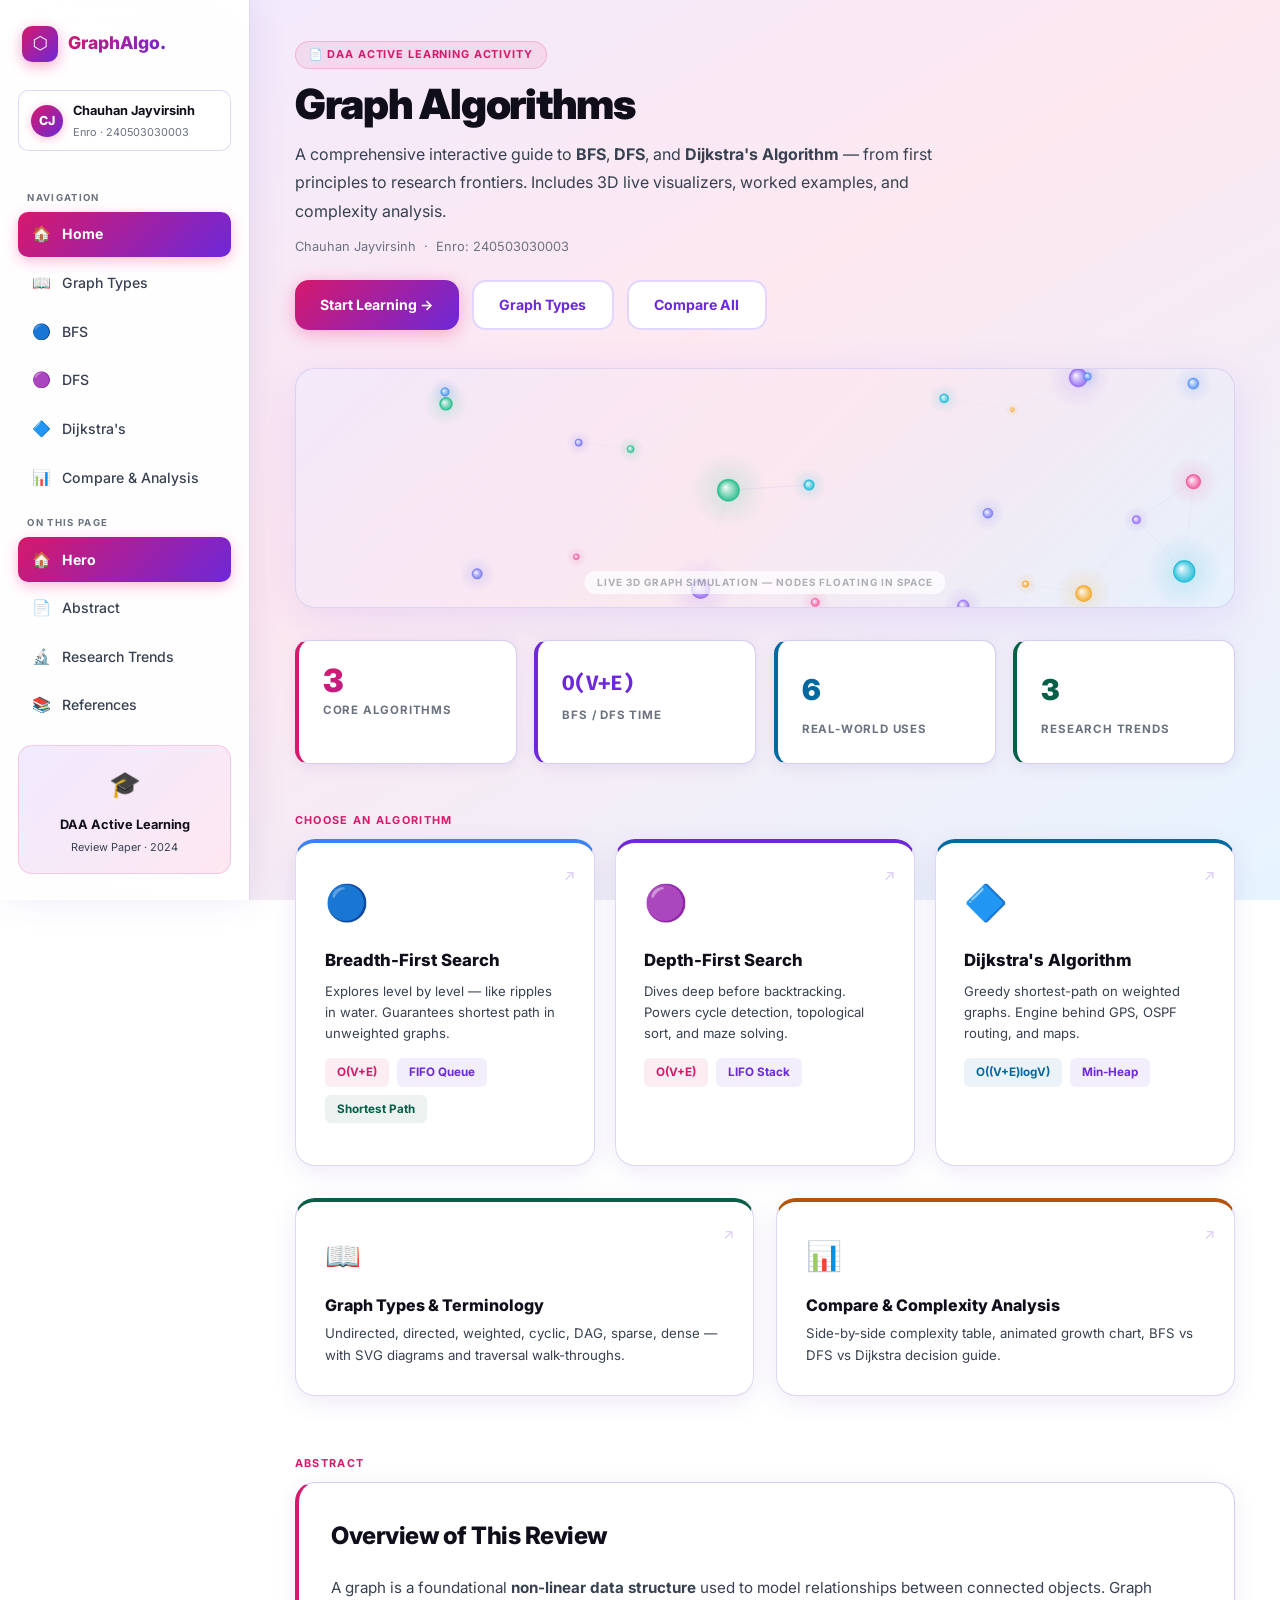
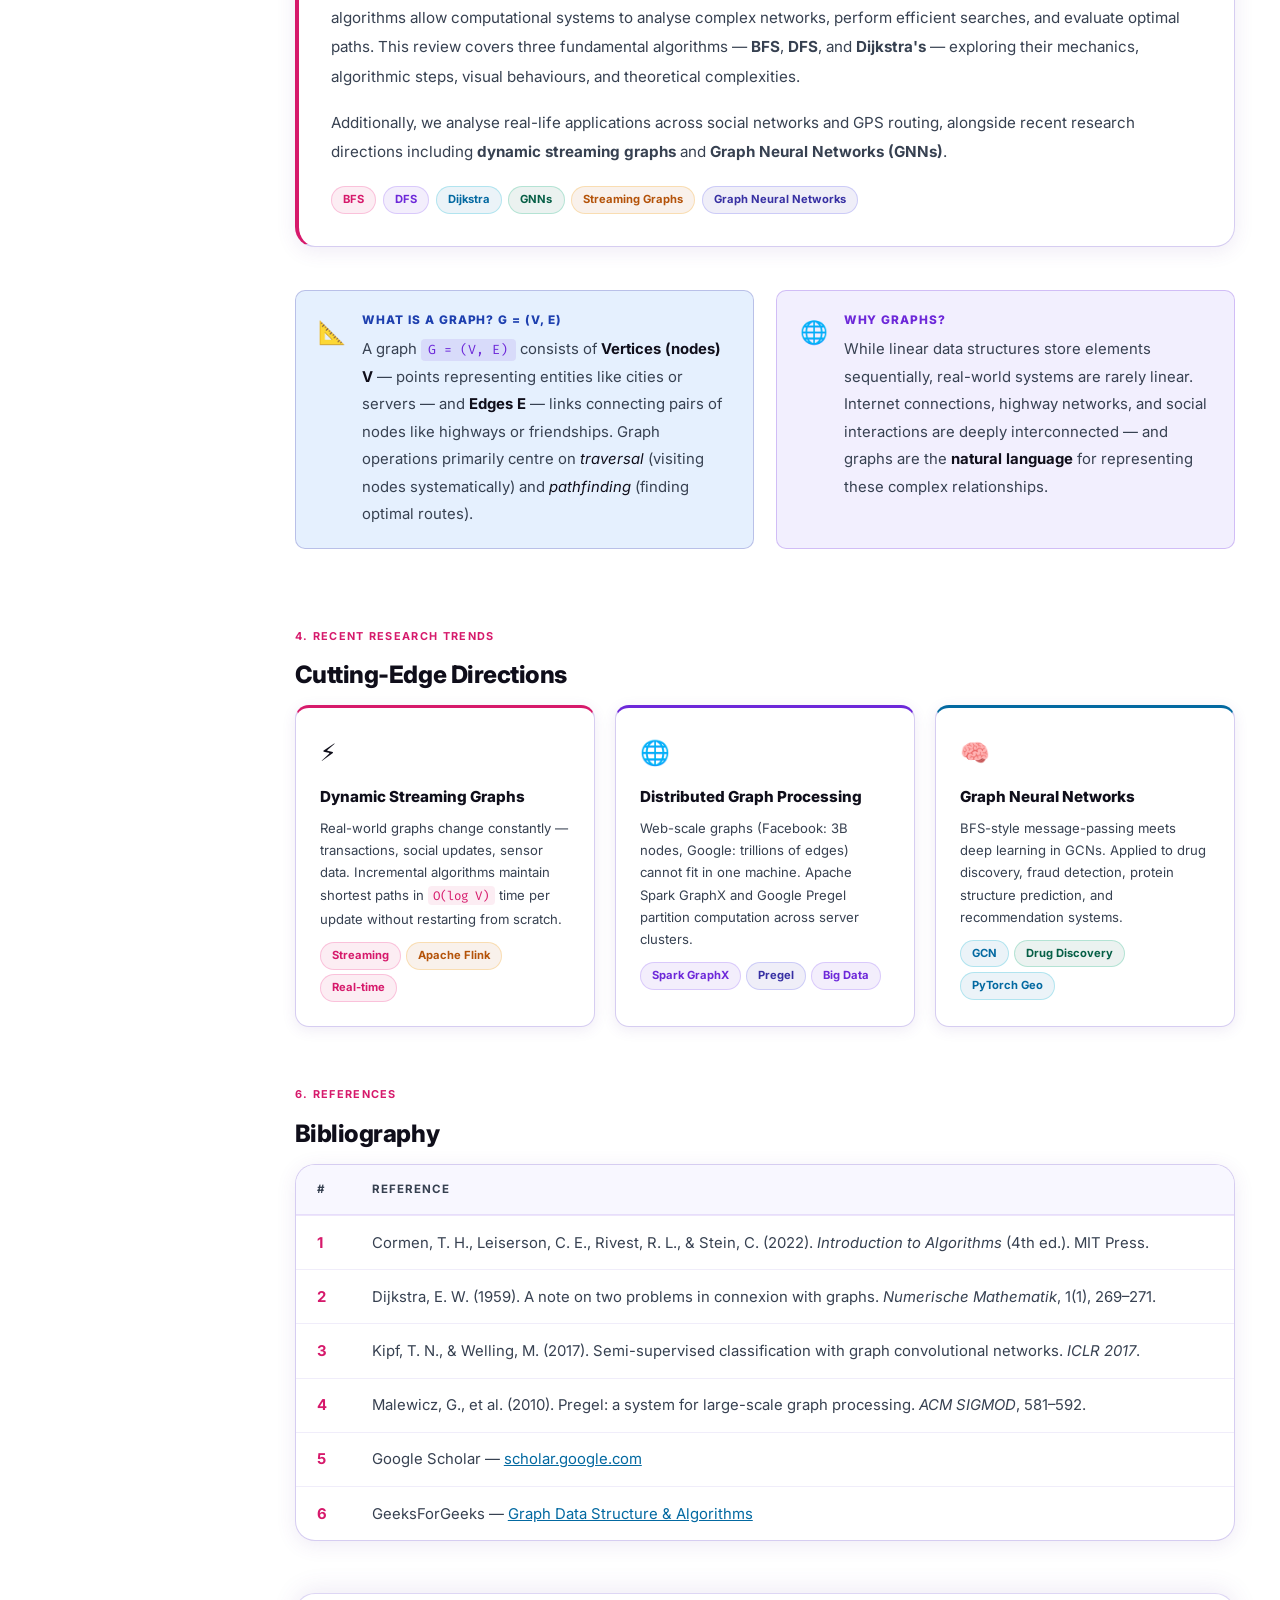
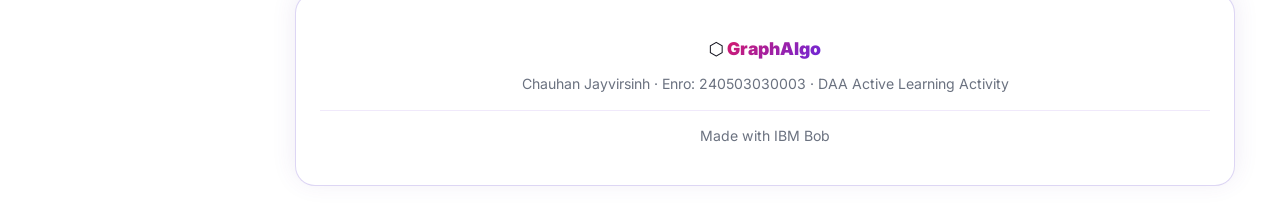
<file: index.html>
<!DOCTYPE html>
<html lang="en">
<head>
  <meta charset="UTF-8"/>
  <meta name="viewport" content="width=device-width,initial-scale=1.0"/>
  <title>GraphAlgo — Home</title>
  <link rel="stylesheet" href="shared.css"/>
  <style>
    /* Hero 3D canvas */
    .hero-viz {
      position:relative; width:100%; height:240px;
      border-radius:var(--r); overflow:hidden; margin-bottom:2rem;
      background:linear-gradient(135deg,rgba(237,233,254,.6),rgba(252,228,236,.5),rgba(224,242,254,.6));
      border:1.5px solid var(--glass-border);
      box-shadow:0 10px 40px rgba(139,92,246,.15);
    }
    .hero-viz canvas { display:block; width:100%!important; height:100%!important; }
    .hero-viz-label {
      position:absolute; bottom:.8rem; left:50%; transform:translateX(-50%);
      font-size:.62rem; font-weight:700; text-transform:uppercase;
      letter-spacing:.1em; color:rgba(107,114,128,.55);
      white-space:nowrap; pointer-events:none;
      background:rgba(255,255,255,.7); padding:.2rem .8rem; border-radius:100px;
    }
    /* stat cards gradient numbers */
    .stat-big {
      font-size:2rem; font-weight:900; line-height:1;
      background:var(--grad-pink); -webkit-background-clip:text;
      -webkit-text-fill-color:transparent; background-clip:text;
    }
    .stat-big.sb-purple { background:var(--grad-pink); }
    .stat-big.sb-cyan   { background:var(--grad-blue); }
    .stat-big.sb-green  { background:var(--grad-green); }
    /* algo nav cards */
    .algo-card {
      display:block; cursor:pointer; text-decoration:none;
      border-radius:var(--r); padding:1.8rem;
      background:var(--white); border:1.5px solid var(--glass-border);
      box-shadow:0 6px 24px var(--shadow);
      transition:transform var(--tr-spring), box-shadow var(--tr);
      position:relative; overflow:hidden;
    }
    .algo-card::after {
      content:''; position:absolute; inset:0;
      background:var(--grad-pink); opacity:0;
      transition:opacity var(--tr);
    }
    .algo-card:hover { transform:translateY(-6px) scale(1.012); box-shadow:0 18px 52px var(--shadow-lg); }
    .algo-card .ac-arrow {
      position:absolute; right:1.2rem; top:1.2rem;
      font-size:.9rem; opacity:.25; transition:all var(--tr);
    }
    .algo-card:hover .ac-arrow { opacity:.7; transform:translate(3px,-3px); }
    /* pulse ring on emoji */
    .pulse-ring {
      display:inline-block; position:relative;
    }
    .pulse-ring::before {
      content:''; position:absolute; inset:-8px;
      border-radius:50%; border:2px solid currentColor;
      opacity:0; animation:pulseRing 2.4s ease-out infinite;
    }
    @keyframes pulseRing {
      0%{ transform:scale(.8); opacity:.6; }
      100%{ transform:scale(1.6); opacity:0; }
    }
    /* Reference table links */
    .ref-link { color:var(--cyan); text-decoration:underline; }
    .ref-link:hover { color:var(--pink); }
  </style>
</head>
<body>

<button class="sidebar-toggle" id="sidebarToggle"><span></span><span></span><span></span></button>

<div class="app-wrapper">
<aside class="sidebar" id="sidebar">
  <div class="sidebar-brand">
    <div class="sidebar-brand-icon">⬡</div>
    <div><div class="sidebar-brand-name">GraphAlgo<span class="sidebar-brand-dot">.</span></div></div>
  </div>
  <div class="sidebar-user">
    <div class="sidebar-avatar">CJ</div>
    <div>
      <div class="sidebar-user-name">Chauhan Jayvirsinh</div>
      <div class="sidebar-user-role">Enro · 240503030003</div>
    </div>
  </div>
  <div class="sidebar-nav-label">Navigation</div>
  <ul class="sidebar-nav">
    <li class="active"><a href="index.html"><span class="nav-icon">🏠</span> Home</a></li>
    <li><a href="graphs.html"><span class="nav-icon">📖</span> Graph Types</a></li>
    <li><a href="bfs.html"><span class="nav-icon">🔵</span> BFS</a></li>
    <li><a href="dfs.html"><span class="nav-icon">🟣</span> DFS</a></li>
    <li><a href="dijkstra.html"><span class="nav-icon">🔷</span> Dijkstra's</a></li>
    <li><a href="compare.html"><span class="nav-icon">📊</span> Compare &amp; Analysis</a></li>
  </ul>
  <div class="sidebar-nav-label">On this page</div>
  <ul class="sidebar-nav">
    <li><a href="#home"><span class="nav-icon">🏠</span> Hero</a></li>
    <li><a href="#abstract"><span class="nav-icon">📄</span> Abstract</a></li>
    <li><a href="#research"><span class="nav-icon">🔬</span> Research Trends</a></li>
    <li><a href="#references"><span class="nav-icon">📚</span> References</a></li>
  </ul>
  <div class="sidebar-footer">
    <div class="sf-emoji">🎓</div>
    <div class="sf-title">DAA Active Learning</div>
    <div class="sf-sub">Review Paper · 2024</div>
  </div>
</aside>

<main class="main-content">

  <!-- HERO -->
  <section id="home" class="section" style="padding-top:0">
    <div class="page-header reveal">
      <div class="page-badge badge-pink">📄 DAA Active Learning Activity</div>
      <h1 class="page-title">Graph Algorithms</h1>
      <p class="page-subtitle">A comprehensive interactive guide to <strong>BFS</strong>, <strong>DFS</strong>, and <strong>Dijkstra's Algorithm</strong> — from first principles to research frontiers. Includes 3D live visualizers, worked examples, and complexity analysis.</p>
      <p style="font-size:.8rem;color:var(--text-muted);margin-top:.6rem">Chauhan Jayvirsinh &nbsp;·&nbsp; Enro: 240503030003</p>
      <div style="display:flex;gap:.8rem;flex-wrap:wrap;margin-top:1.4rem">
        <a href="bfs.html"     class="btn btn-pink">Start Learning →</a>
        <a href="graphs.html"  class="btn btn-outline">Graph Types</a>
        <a href="compare.html" class="btn btn-outline">Compare All</a>
      </div>
    </div>

    <!-- 3D ANIMATED PARTICLE GRAPH -->
    <div class="hero-viz reveal">
      <canvas id="heroCanvas"></canvas>
      <span class="hero-viz-label">Live 3D Graph Simulation — nodes floating in space</span>
    </div>

    <!-- stat cards -->
    <div class="grid-4 reveal stagger" style="margin-bottom:2.5rem">
      <div class="card-sm" style="border-left:4px solid var(--pink)">
        <div class="stat-big">3</div>
        <div style="font-size:.72rem;text-transform:uppercase;letter-spacing:.07em;color:var(--text-muted);font-weight:700;margin-top:.2rem">Core Algorithms</div>
      </div>
      <div class="card-sm" style="border-left:4px solid var(--purple)">
        <div style="font-size:1.3rem;font-weight:900;color:var(--purple);font-family:var(--mono)">O(V+E)</div>
        <div style="font-size:.72rem;text-transform:uppercase;letter-spacing:.07em;color:var(--text-muted);font-weight:700;margin-top:.2rem">BFS / DFS Time</div>
      </div>
      <div class="card-sm" style="border-left:4px solid var(--cyan)">
        <div style="font-size:1.8rem;font-weight:900;color:var(--cyan)">6</div>
        <div style="font-size:.72rem;text-transform:uppercase;letter-spacing:.07em;color:var(--text-muted);font-weight:700;margin-top:.2rem">Real-World Uses</div>
      </div>
      <div class="card-sm" style="border-left:4px solid var(--green)">
        <div style="font-size:1.8rem;font-weight:900;color:var(--green)">3</div>
        <div style="font-size:.72rem;text-transform:uppercase;letter-spacing:.07em;color:var(--text-muted);font-weight:700;margin-top:.2rem">Research Trends</div>
      </div>
    </div>

    <!-- Algorithm nav cards -->
    <div class="section-label reveal">Choose an Algorithm</div>
    <div class="grid-3 reveal stagger" style="margin-bottom:2rem">
      <a href="bfs.html" class="algo-card" style="border-top:4px solid #3b82f6">
        <span class="ac-arrow">↗</span>
        <div style="font-size:2.2rem;margin-bottom:.8rem" class="pulse-ring" style="color:#3b82f6">🔵</div>
        <div style="font-size:1.05rem;font-weight:800;color:var(--text);margin-bottom:.35rem">Breadth-First Search</div>
        <div style="font-size:.82rem;color:var(--text-sub);margin-bottom:.9rem;line-height:1.6">Explores level by level — like ripples in water. Guarantees shortest path in unweighted graphs.</div>
        <div class="chip-row"><span class="chip chip-time">O(V+E)</span><span class="chip chip-space">FIFO Queue</span><span class="chip chip-green">Shortest Path</span></div>
      </a>
      <a href="dfs.html" class="algo-card" style="border-top:4px solid var(--purple)">
        <span class="ac-arrow">↗</span>
        <div style="font-size:2.2rem;margin-bottom:.8rem">🟣</div>
        <div style="font-size:1.05rem;font-weight:800;color:var(--text);margin-bottom:.35rem">Depth-First Search</div>
        <div style="font-size:.82rem;color:var(--text-sub);margin-bottom:.9rem;line-height:1.6">Dives deep before backtracking. Powers cycle detection, topological sort, and maze solving.</div>
        <div class="chip-row"><span class="chip chip-time">O(V+E)</span><span class="chip chip-space">LIFO Stack</span></div>
      </a>
      <a href="dijkstra.html" class="algo-card" style="border-top:4px solid var(--cyan)">
        <span class="ac-arrow">↗</span>
        <div style="font-size:2.2rem;margin-bottom:.8rem">🔷</div>
        <div style="font-size:1.05rem;font-weight:800;color:var(--text);margin-bottom:.35rem">Dijkstra's Algorithm</div>
        <div style="font-size:.82rem;color:var(--text-sub);margin-bottom:.9rem;line-height:1.6">Greedy shortest-path on weighted graphs. Engine behind GPS, OSPF routing, and maps.</div>
        <div class="chip-row"><span class="chip chip-cyan">O((V+E)logV)</span><span class="chip chip-space">Min-Heap</span></div>
      </a>
    </div>

    <!-- Reference cards -->
    <div class="grid-2 reveal stagger">
      <a href="graphs.html" class="algo-card" style="border-top:4px solid var(--green)">
        <span class="ac-arrow">↗</span>
        <div style="font-size:1.8rem;margin-bottom:.6rem">📖</div>
        <div style="font-size:1rem;font-weight:800;color:var(--text);margin-bottom:.3rem">Graph Types &amp; Terminology</div>
        <div style="font-size:.83rem;color:var(--text-sub);line-height:1.6">Undirected, directed, weighted, cyclic, DAG, sparse, dense — with SVG diagrams and traversal walk-throughs.</div>
      </a>
      <a href="compare.html" class="algo-card" style="border-top:4px solid var(--orange)">
        <span class="ac-arrow">↗</span>
        <div style="font-size:1.8rem;margin-bottom:.6rem">📊</div>
        <div style="font-size:1rem;font-weight:800;color:var(--text);margin-bottom:.3rem">Compare &amp; Complexity Analysis</div>
        <div style="font-size:.83rem;color:var(--text-sub);line-height:1.6">Side-by-side complexity table, animated growth chart, BFS vs DFS vs Dijkstra decision guide.</div>
      </a>
    </div>
  </section>

  <!-- ABSTRACT -->
  <section id="abstract" class="section">
    <div class="section-label reveal">Abstract</div>
    <div class="card reveal" style="border-left:4px solid var(--pink)">
      <h2 class="section-title" style="margin-bottom:1rem">Overview of This Review</h2>
      <p style="font-size:.95rem;color:var(--text-sub);line-height:1.95;margin-bottom:1rem">
        A graph is a foundational <strong>non-linear data structure</strong> used to model relationships between connected objects.
        Graph algorithms allow computational systems to analyse complex networks, perform efficient searches, and evaluate optimal paths.
        This review covers three fundamental algorithms — <strong>BFS</strong>, <strong>DFS</strong>, and <strong>Dijkstra's</strong> — exploring
        their mechanics, algorithmic steps, visual behaviours, and theoretical complexities.
      </p>
      <p style="font-size:.95rem;color:var(--text-sub);line-height:1.95">
        Additionally, we analyse real-life applications across social networks and GPS routing, alongside recent
        research directions including <strong>dynamic streaming graphs</strong> and <strong>Graph Neural Networks (GNNs)</strong>.
      </p>
      <div style="display:flex;flex-wrap:wrap;gap:.4rem;margin-top:1.2rem">
        <span class="pill pill-pink">BFS</span><span class="pill pill-purple">DFS</span>
        <span class="pill pill-cyan">Dijkstra</span><span class="pill pill-green">GNNs</span>
        <span class="pill pill-orange">Streaming Graphs</span>
        <span class="pill pill-blue">Graph Neural Networks</span>
      </div>
    </div>

    <!-- Graph G=(V,E) intro -->
    <div class="grid-2 reveal" style="margin-top:1.5rem">
      <div class="callout callout-blue">
        <div class="callout-icon">📐</div>
        <div>
          <div class="callout-title">What is a Graph? G = (V, E)</div>
          <div class="callout-body">
            A graph <code>G = (V, E)</code> consists of <strong>Vertices (nodes) V</strong> — points representing entities like cities or servers — and <strong>Edges E</strong> — links connecting pairs of nodes like highways or friendships. Graph operations primarily centre on <em>traversal</em> (visiting nodes systematically) and <em>pathfinding</em> (finding optimal routes).
          </div>
        </div>
      </div>
      <div class="callout callout-purple">
        <div class="callout-icon">🌐</div>
        <div>
          <div class="callout-title">Why Graphs?</div>
          <div class="callout-body">
            While linear data structures store elements sequentially, real-world systems are rarely linear. Internet connections, highway networks, and social interactions are deeply interconnected — and graphs are the <strong>natural language</strong> for representing these complex relationships.
          </div>
        </div>
      </div>
    </div>
  </section>

  <!-- RESEARCH TRENDS -->
  <section id="research" class="section">
    <div class="section-label reveal">4. Recent Research Trends</div>
    <h2 class="section-title reveal">Cutting-Edge Directions</h2>
    <div class="grid-3 reveal stagger">
      <div class="card-sm" style="border-top:3px solid var(--pink)">
        <div style="font-size:1.5rem;margin-bottom:.6rem">⚡</div>
        <h3 style="font-size:.95rem;font-weight:800;color:var(--text);margin-bottom:.4rem">Dynamic Streaming Graphs</h3>
        <p style="font-size:.82rem;color:var(--text-sub);line-height:1.7;margin-bottom:.7rem">Real-world graphs change constantly — transactions, social updates, sensor data. Incremental algorithms maintain shortest paths in <code style="font-family:var(--mono);font-size:.78rem;background:var(--pink-bg);color:var(--pink);padding:.1rem .35rem;border-radius:4px">O(log V)</code> time per update without restarting from scratch.</p>
        <div style="display:flex;flex-wrap:wrap;gap:.3rem"><span class="pill pill-pink">Streaming</span><span class="pill pill-orange">Apache Flink</span><span class="pill pill-pink">Real-time</span></div>
      </div>
      <div class="card-sm" style="border-top:3px solid var(--purple)">
        <div style="font-size:1.5rem;margin-bottom:.6rem">🌐</div>
        <h3 style="font-size:.95rem;font-weight:800;color:var(--text);margin-bottom:.4rem">Distributed Graph Processing</h3>
        <p style="font-size:.82rem;color:var(--text-sub);line-height:1.7;margin-bottom:.7rem">Web-scale graphs (Facebook: 3B nodes, Google: trillions of edges) cannot fit in one machine. Apache Spark GraphX and Google Pregel partition computation across server clusters.</p>
        <div style="display:flex;flex-wrap:wrap;gap:.3rem"><span class="pill pill-purple">Spark GraphX</span><span class="pill pill-blue">Pregel</span><span class="pill pill-purple">Big Data</span></div>
      </div>
      <div class="card-sm" style="border-top:3px solid var(--cyan)">
        <div style="font-size:1.5rem;margin-bottom:.6rem">🧠</div>
        <h3 style="font-size:.95rem;font-weight:800;color:var(--text);margin-bottom:.4rem">Graph Neural Networks</h3>
        <p style="font-size:.82rem;color:var(--text-sub);line-height:1.7;margin-bottom:.7rem">BFS-style message-passing meets deep learning in GCNs. Applied to drug discovery, fraud detection, protein structure prediction, and recommendation systems.</p>
        <div style="display:flex;flex-wrap:wrap;gap:.3rem"><span class="pill pill-cyan">GCN</span><span class="pill pill-green">Drug Discovery</span><span class="pill pill-cyan">PyTorch Geo</span></div>
      </div>
    </div>
  </section>

  <!-- REFERENCES -->
  <section id="references" class="section">
    <div class="section-label reveal">6. References</div>
    <h2 class="section-title reveal">Bibliography</h2>
    <div class="table-wrap reveal">
      <table>
        <thead><tr><th>#</th><th>Reference</th></tr></thead>
        <tbody>
          <tr><td style="font-weight:700;color:var(--pink)">1</td><td>Cormen, T. H., Leiserson, C. E., Rivest, R. L., &amp; Stein, C. (2022). <em>Introduction to Algorithms</em> (4th ed.). MIT Press.</td></tr>
          <tr><td style="font-weight:700;color:var(--pink)">2</td><td>Dijkstra, E. W. (1959). A note on two problems in connexion with graphs. <em>Numerische Mathematik</em>, 1(1), 269–271.</td></tr>
          <tr><td style="font-weight:700;color:var(--pink)">3</td><td>Kipf, T. N., &amp; Welling, M. (2017). Semi-supervised classification with graph convolutional networks. <em>ICLR 2017</em>.</td></tr>
          <tr><td style="font-weight:700;color:var(--pink)">4</td><td>Malewicz, G., et al. (2010). Pregel: a system for large-scale graph processing. <em>ACM SIGMOD</em>, 581–592.</td></tr>
          <tr><td style="font-weight:700;color:var(--pink)">5</td><td>Google Scholar — <a href="https://scholar.google.com" target="_blank" class="ref-link">scholar.google.com</a></td></tr>
          <tr><td style="font-weight:700;color:var(--pink)">6</td><td>GeeksForGeeks — <a href="https://www.geeksforgeeks.org/dsa/graph-data-structure-and-algorithms/" target="_blank" class="ref-link">Graph Data Structure &amp; Algorithms</a></td></tr>
        </tbody>
      </table>
    </div>
  </section>

  <footer class="footer reveal">
    <div class="footer-brand">⬡ <span>GraphAlgo</span></div>
    <p>Chauhan Jayvirsinh · Enro: 240503030003 · DAA Active Learning Activity</p>
    <p class="footer-made">Made with IBM Bob</p>
  </footer>

</main>
</div>

<script src="nav.js"></script>
<script>
/* ═══════════════════════════════════════════════
   3D HERO PARTICLE GRAPH ANIMATION
═══════════════════════════════════════════════ */
(function(){
  const canvas = document.getElementById('heroCanvas');
  if(!canvas) return;
  const ctx = canvas.getContext('2d');

  let W, H, nodes, edges, animId;

  const COLORS = ['#8b5cf6','#f43f8e','#06b6d4','#10b981','#6366f1','#f59e0b','#3b82f6'];
  const N = 22;  // number of nodes
  const CONNECT_DIST = 120;

  function resize(){
    W = canvas.width  = canvas.offsetWidth;
    H = canvas.height = canvas.offsetHeight;
  }

  function initNodes(){
    nodes = Array.from({length:N},(_,i)=>({
      x: Math.random()*W, y: Math.random()*H,
      vx:(Math.random()-.5)*0.55, vy:(Math.random()-.5)*0.55,
      r: 5 + Math.random()*8,
      color: COLORS[i % COLORS.length],
      pulse: Math.random()*Math.PI*2,
      pulseSpeed: 0.03 + Math.random()*0.02,
      /* 3D depth simulation */
      z: 0.4 + Math.random()*0.6,   // depth: 0.4 = far, 1.0 = close
      vz:(Math.random()-.5)*0.002,
    }));
  }

  function drawEdges(){
    for(let i=0;i<nodes.length;i++){
      for(let j=i+1;j<nodes.length;j++){
        const a=nodes[i], b=nodes[j];
        const dx=a.x-b.x, dy=a.y-b.y;
        const dist = Math.sqrt(dx*dx+dy*dy);
        if(dist < CONNECT_DIST){
          const alpha = (1 - dist/CONNECT_DIST) * 0.25 * Math.min(a.z,b.z);
          ctx.beginPath();
          ctx.moveTo(a.x, a.y); ctx.lineTo(b.x, b.y);
          ctx.strokeStyle = `rgba(139,92,246,${alpha.toFixed(3)})`;
          ctx.lineWidth = 1.2 * Math.min(a.z,b.z);
          ctx.stroke();
        }
      }
    }
  }

  function drawNodes(t){
    nodes.forEach(n=>{
      n.pulse += n.pulseSpeed;
      const pr = n.r * n.z * (1 + 0.15*Math.sin(n.pulse));

      /* outer glow */
      const grd = ctx.createRadialGradient(n.x,n.y,0,n.x,n.y,pr*3.5);
      grd.addColorStop(0, n.color + '28');
      grd.addColorStop(1, n.color + '00');
      ctx.beginPath(); ctx.arc(n.x, n.y, pr*3.5, 0, Math.PI*2);
      ctx.fillStyle = grd; ctx.fill();

      /* node */
      ctx.beginPath(); ctx.arc(n.x, n.y, pr, 0, Math.PI*2);
      const fill = ctx.createRadialGradient(n.x-pr*.3,n.y-pr*.3,0,n.x,n.y,pr);
      fill.addColorStop(0,'rgba(255,255,255,.85)');
      fill.addColorStop(1, n.color + 'cc');
      ctx.fillStyle = fill; ctx.fill();
      ctx.strokeStyle = n.color + '99'; ctx.lineWidth = 1.5*n.z; ctx.stroke();
    });
  }

  function update(){
    nodes.forEach(n=>{
      n.x += n.vx; n.y += n.vy;
      n.z += n.vz;
      if(n.z<0.35||n.z>1.0) n.vz *= -1;
      if(n.x < 0||n.x > W) n.vx *= -1;
      if(n.y < 0||n.y > H) n.vy *= -1;
    });
  }

  function loop(t){
    ctx.clearRect(0,0,W,H);
    drawEdges();
    drawNodes(t);
    update();
    animId = requestAnimationFrame(loop);
  }

  const ro = new ResizeObserver(()=>{ resize(); });
  ro.observe(canvas.parentElement);
  resize();
  initNodes();
  loop(0);
})();
</script>
</body>
</html>
</file>
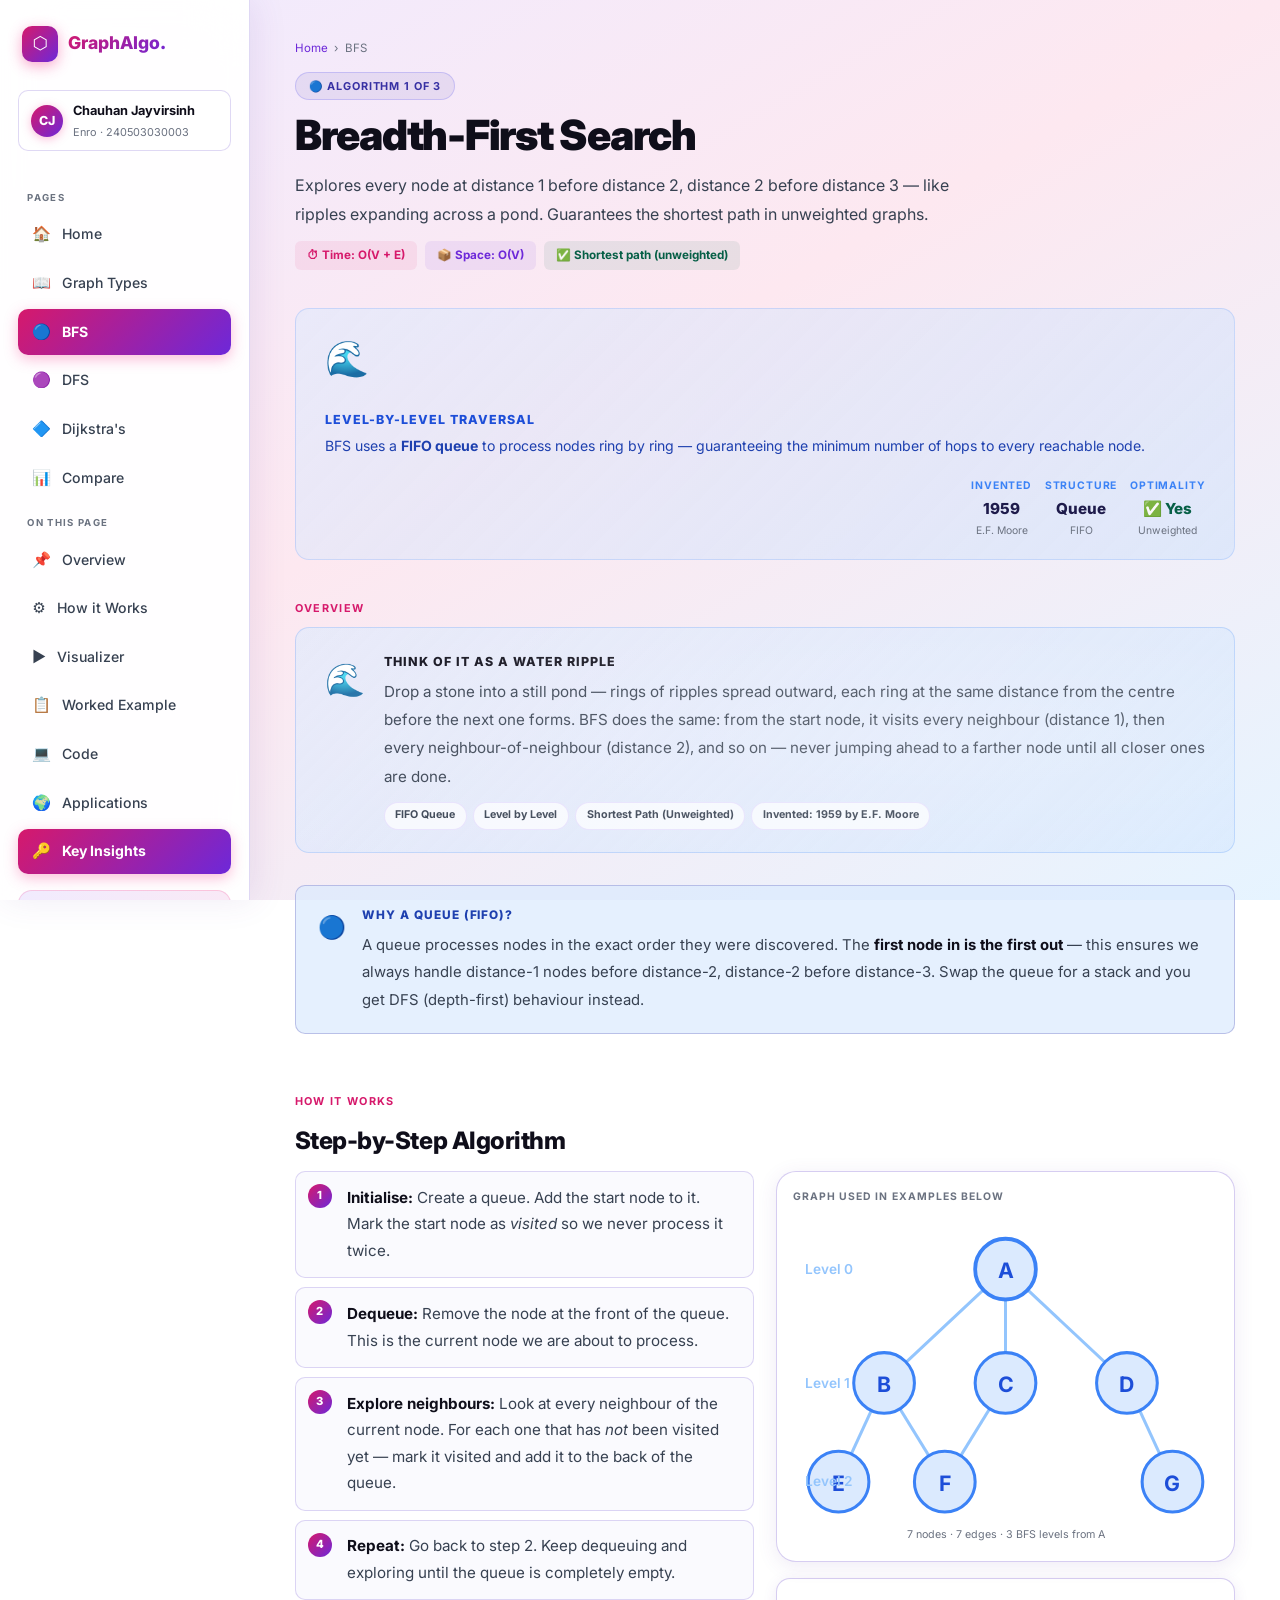
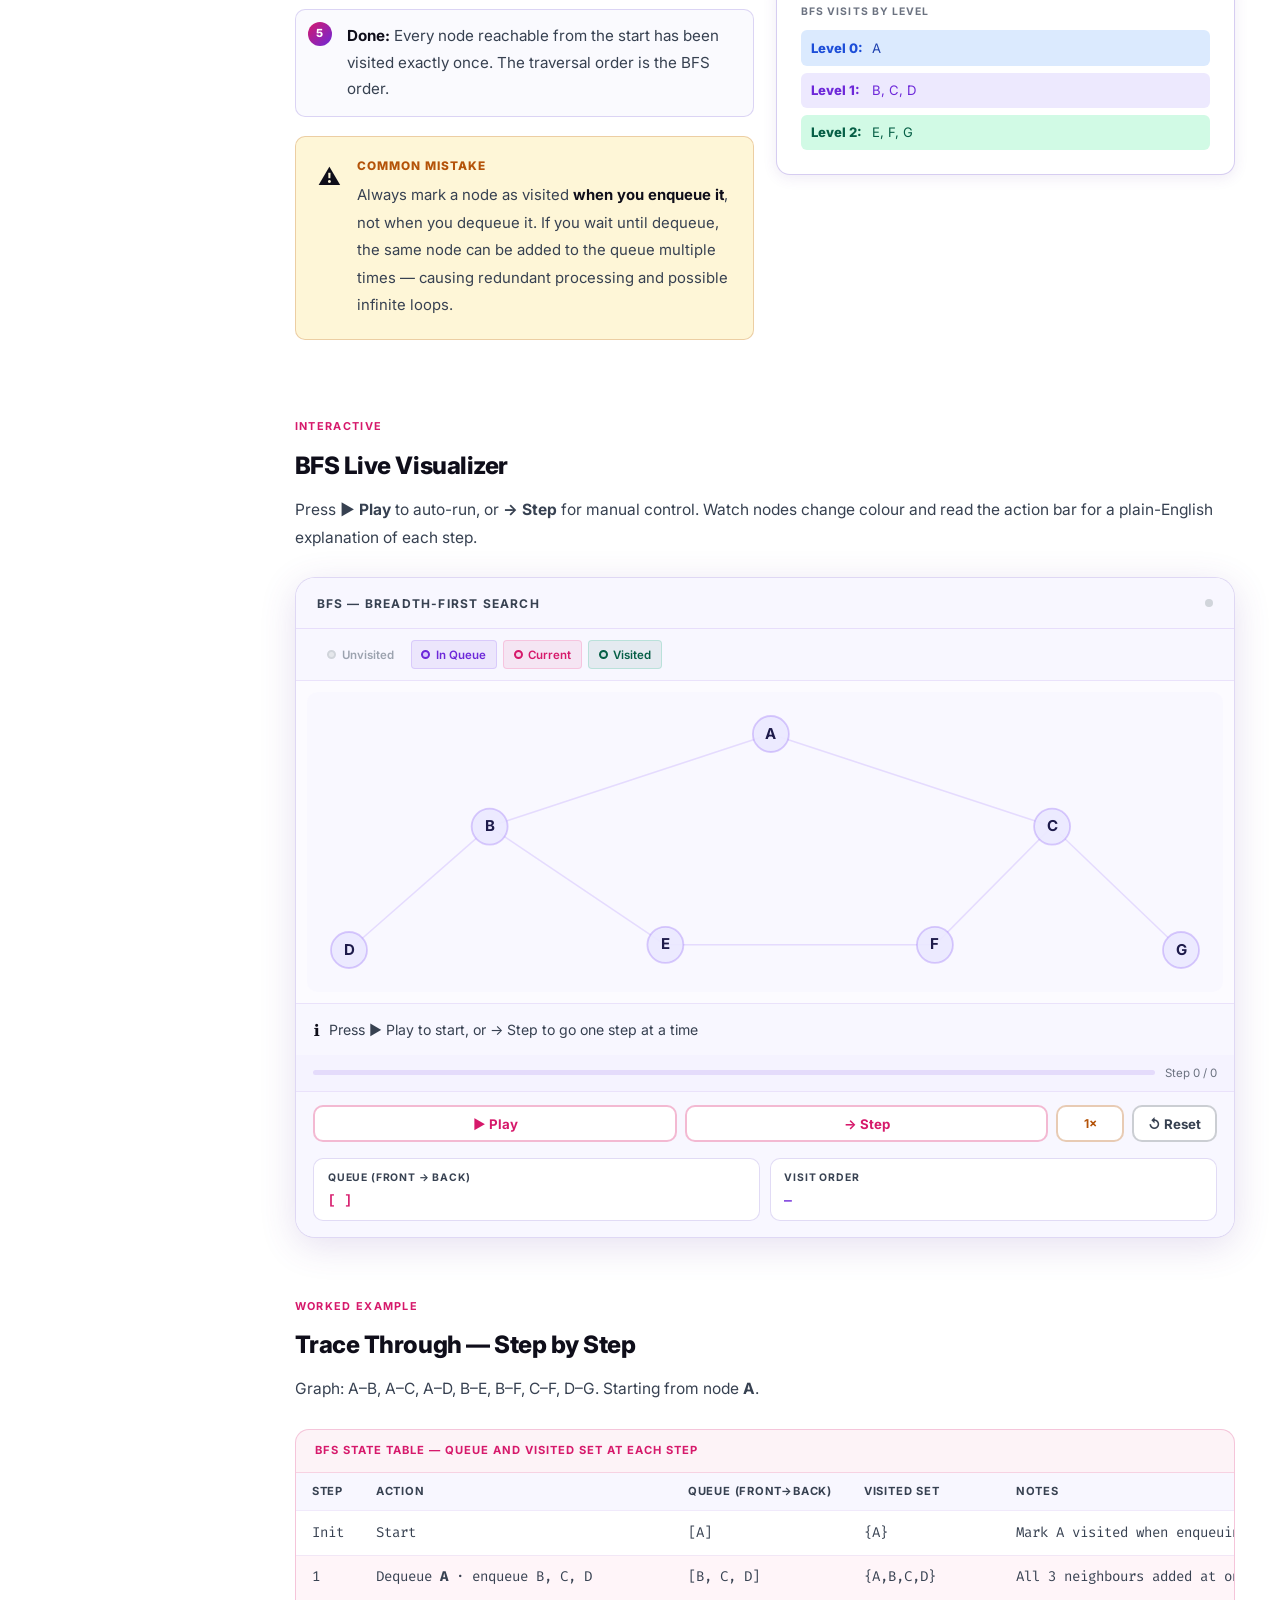
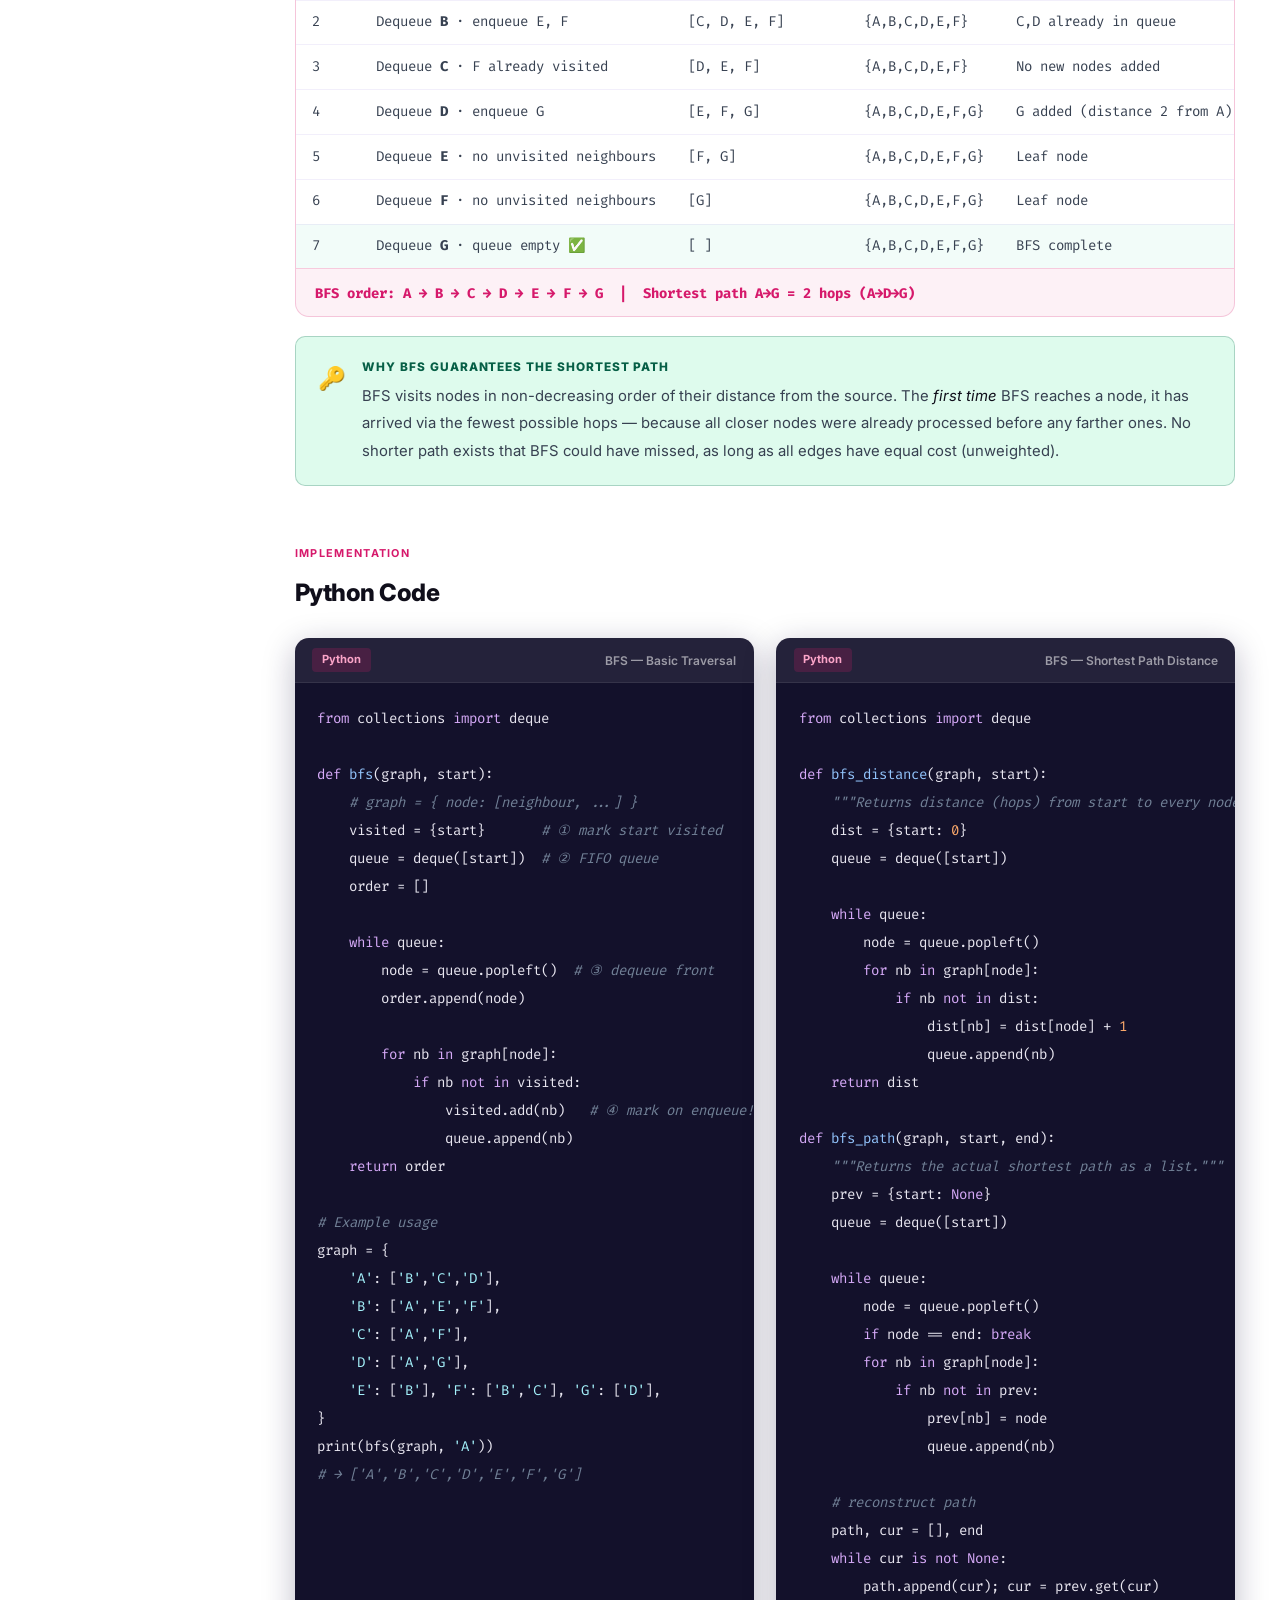
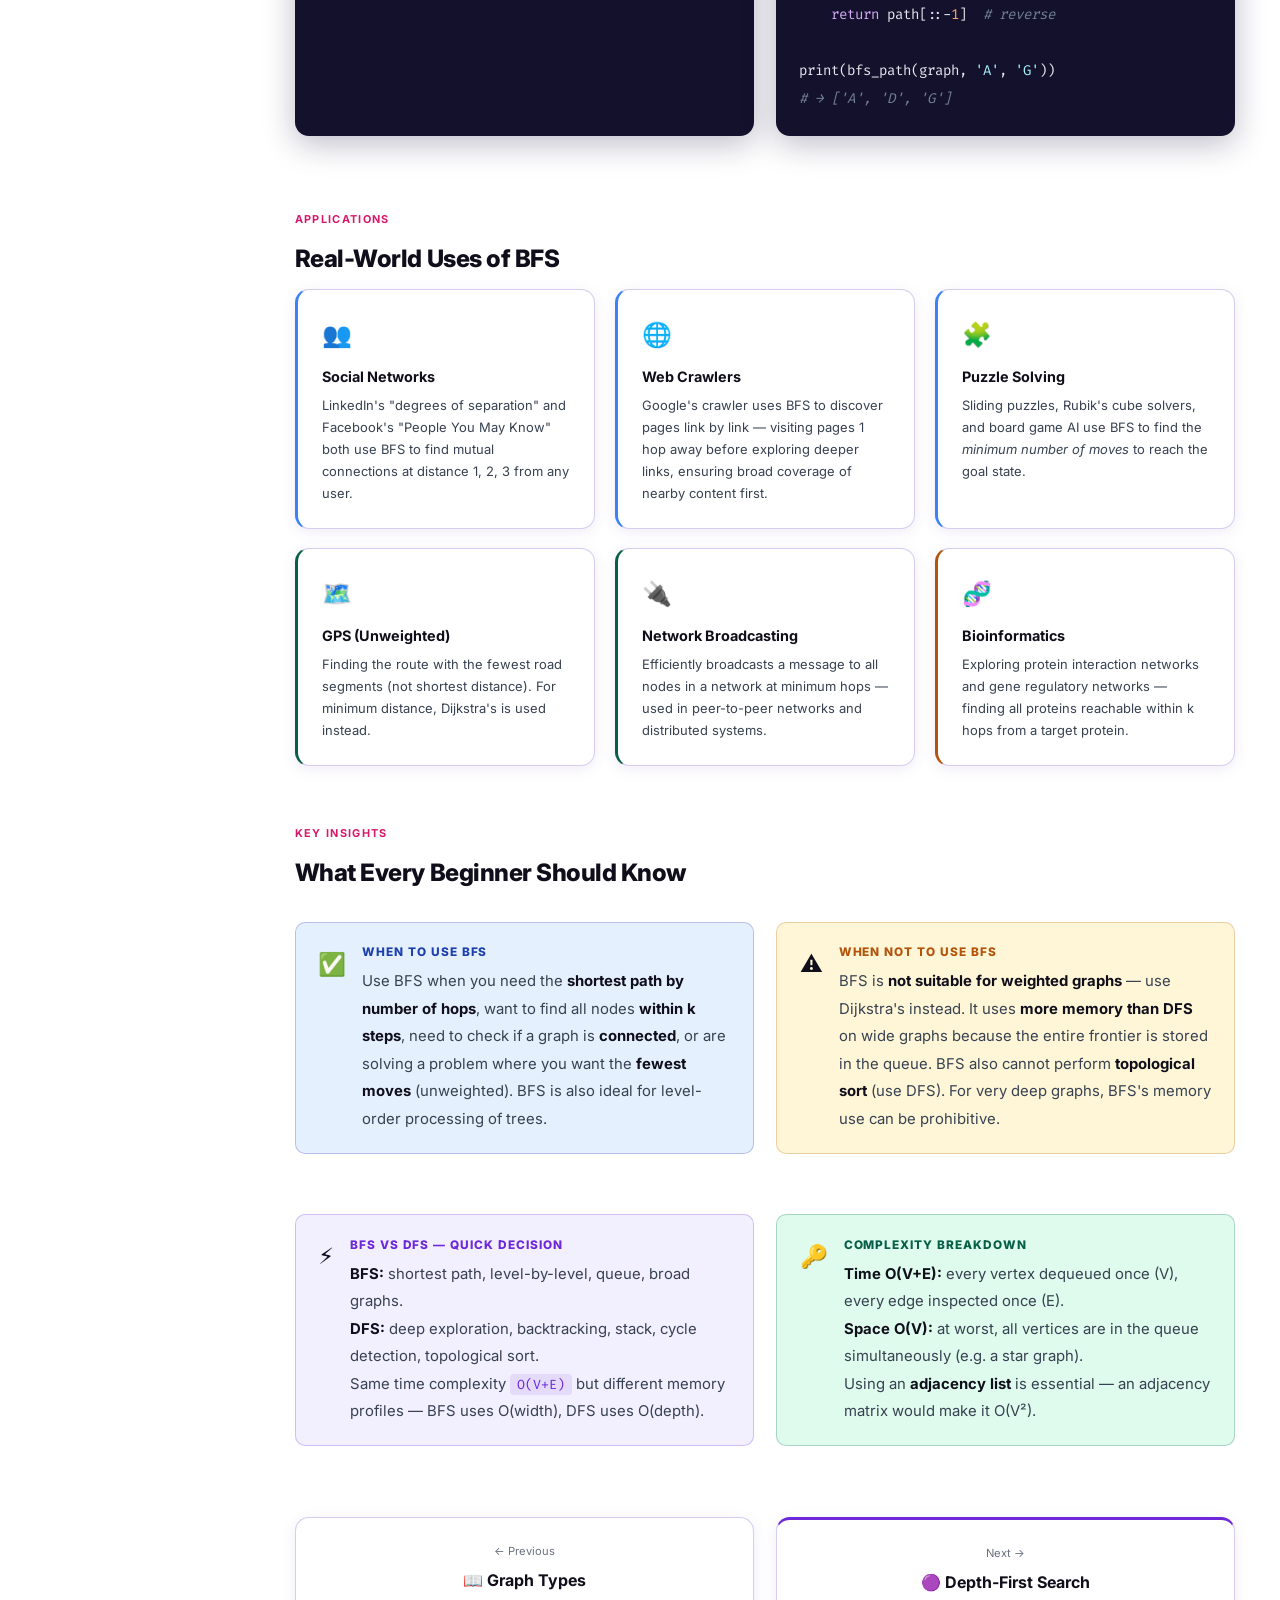
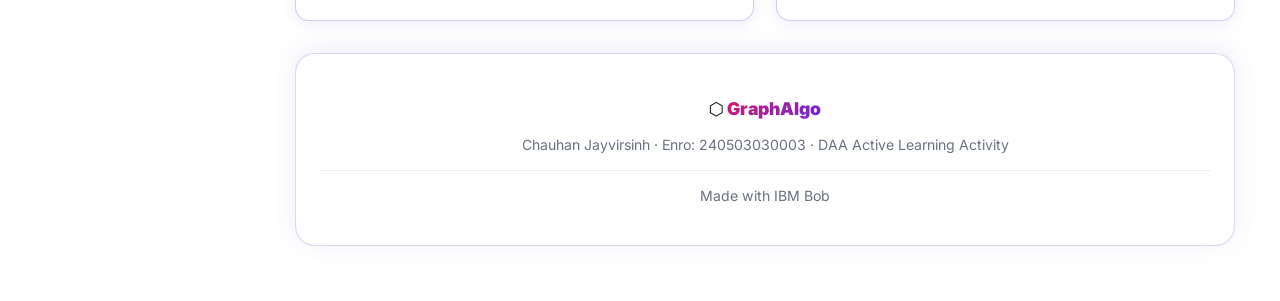
<file: bfs.html>
<!DOCTYPE html>
<html lang="en">
<head>
  <meta charset="UTF-8"/>
  <meta name="viewport" content="width=device-width,initial-scale=1.0"/>
  <title>GraphAlgo — BFS</title>
  <link rel="stylesheet" href="shared.css"/>
</head>
<body>
<button class="sidebar-toggle" id="sidebarToggle"><span></span><span></span><span></span></button>
<div class="app-wrapper">
<aside class="sidebar" id="sidebar">
  <div class="sidebar-brand">
    <div class="sidebar-brand-icon">⬡</div>
    <div><div class="sidebar-brand-name">GraphAlgo<span class="sidebar-brand-dot">.</span></div></div>
  </div>
  <div class="sidebar-user">
    <div class="sidebar-avatar">CJ</div>
    <div>
      <div class="sidebar-user-name">Chauhan Jayvirsinh</div>
      <div class="sidebar-user-role">Enro · 240503030003</div>
    </div>
  </div>
  <div class="sidebar-nav-label">Pages</div>
  <ul class="sidebar-nav">
    <li><a href="index.html"><span class="nav-icon">🏠</span> Home</a></li>
    <li><a href="graphs.html"><span class="nav-icon">📖</span> Graph Types</a></li>
    <li class="active"><a href="bfs.html"><span class="nav-icon">🔵</span> BFS</a></li>
    <li><a href="dfs.html"><span class="nav-icon">🟣</span> DFS</a></li>
    <li><a href="dijkstra.html"><span class="nav-icon">🔷</span> Dijkstra's</a></li>
    <li><a href="compare.html"><span class="nav-icon">📊</span> Compare</a></li>
  </ul>
  <div class="sidebar-nav-label">On this page</div>
  <ul class="sidebar-nav">
    <li><a href="#overview"><span class="nav-icon">📌</span> Overview</a></li>
    <li><a href="#how-it-works"><span class="nav-icon">⚙️</span> How it Works</a></li>
    <li><a href="#visualizer"><span class="nav-icon">▶️</span> Visualizer</a></li>
    <li><a href="#worked-example"><span class="nav-icon">📋</span> Worked Example</a></li>
    <li><a href="#code"><span class="nav-icon">💻</span> Code</a></li>
    <li><a href="#applications"><span class="nav-icon">🌍</span> Applications</a></li>
    <li><a href="#insights"><span class="nav-icon">🔑</span> Key Insights</a></li>
  </ul>
  <div class="sidebar-footer">
    <div class="sf-emoji">🔵</div>
    <div class="sf-title">BFS</div>
    <div class="sf-sub">Level-by-level traversal</div>
  </div>
</aside>

<main class="main-content">

  <!-- HEADER -->
  <div class="page-header reveal">
    <div class="breadcrumb"><a href="index.html">Home</a><span>›</span><span>BFS</span></div>
    <div class="page-badge badge-blue">🔵 Algorithm 1 of 3</div>
    <h1 class="page-title">Breadth-First Search</h1>
    <p class="page-subtitle">Explores every node at distance 1 before distance 2, distance 2 before distance 3 — like ripples expanding across a pond. Guarantees the shortest path in unweighted graphs.</p>
    <div class="chip-row">
      <span class="chip chip-time">⏱ Time: O(V + E)</span>
      <span class="chip chip-space">📦 Space: O(V)</span>
      <span class="chip chip-green">✅ Shortest path (unweighted)</span>
    </div>
  </div>

  <!-- Mini animated intro strip -->
  <div class="reveal" style="position:relative;overflow:hidden;background:linear-gradient(135deg,rgba(219,234,254,.5),rgba(191,219,254,.35));border:1.5px solid rgba(59,130,246,.18);border-radius:var(--r-md);padding:1.2rem 1.8rem;margin-bottom:2rem">
    <div style="display:flex;align-items:center;gap:1.2rem;flex-wrap:wrap">
      <div style="font-size:2.2rem;animation:pulseEmoji 3s ease-in-out infinite">🌊</div>
      <div>
        <div style="font-size:.78rem;font-weight:800;text-transform:uppercase;letter-spacing:.08em;color:#1d4ed8;margin-bottom:.2rem">Level-by-Level Traversal</div>
        <div style="font-size:.88rem;color:#1e40af;line-height:1.7">BFS uses a <strong>FIFO queue</strong> to process nodes ring by ring — guaranteeing the minimum number of hops to every reachable node.</div>
      </div>
      <div style="margin-left:auto;display:flex;gap:.8rem;align-items:center;flex-wrap:wrap">
        <div style="text-align:center"><div style="font-size:.65rem;text-transform:uppercase;letter-spacing:.08em;color:#3b82f6;font-weight:700">Invented</div><div style="font-size:.95rem;font-weight:800;color:#1e1b4b">1959</div><div style="font-size:.65rem;color:#6b7280">E.F. Moore</div></div>
        <div style="text-align:center"><div style="font-size:.65rem;text-transform:uppercase;letter-spacing:.08em;color:#3b82f6;font-weight:700">Structure</div><div style="font-size:.95rem;font-weight:800;color:#1e1b4b">Queue</div><div style="font-size:.65rem;color:#6b7280">FIFO</div></div>
        <div style="text-align:center"><div style="font-size:.65rem;text-transform:uppercase;letter-spacing:.08em;color:#3b82f6;font-weight:700">Optimality</div><div style="font-size:.95rem;font-weight:800;color:var(--green)">✅ Yes</div><div style="font-size:.65rem;color:#6b7280">Unweighted</div></div>
      </div>
    </div>
  </div>

  <!-- OVERVIEW -->
  <section id="overview" class="section">
    <div class="section-label reveal">Overview</div>

    <!-- Analogy banner -->
    <div class="analogy-banner analogy-blue reveal">
      <div class="analogy-emoji">🌊</div>
      <div class="analogy-body">
        <div class="analogy-title">Think of it as a water ripple</div>
        <div class="analogy-text">Drop a stone into a still pond — rings of ripples spread outward, each ring at the same distance from the centre before the next one forms. BFS does the same: from the start node, it visits every neighbour (distance 1), then every neighbour-of-neighbour (distance 2), and so on — never jumping ahead to a farther node until all closer ones are done.</div>
        <div class="analogy-tags">
          <span class="analogy-tag">FIFO Queue</span>
          <span class="analogy-tag">Level by Level</span>
          <span class="analogy-tag">Shortest Path (Unweighted)</span>
          <span class="analogy-tag">Invented: 1959 by E.F. Moore</span>
        </div>
      </div>
    </div>

    <!-- Why queue? callout -->
    <div class="callout callout-blue reveal">
      <div class="callout-icon">🔵</div>
      <div>
        <div class="callout-title">Why a Queue (FIFO)?</div>
        <div class="callout-body">A queue processes nodes in the exact order they were discovered. The <strong>first node in is the first out</strong> — this ensures we always handle distance-1 nodes before distance-2, distance-2 before distance-3. Swap the queue for a stack and you get DFS (depth-first) behaviour instead.</div>
      </div>
    </div>
  </section>

  <!-- HOW IT WORKS -->
  <section id="how-it-works" class="section">
    <div class="section-label reveal">How it Works</div>
    <h2 class="section-title reveal">Step-by-Step Algorithm</h2>

    <div class="grid-2 reveal">
      <div>
        <ol class="steps">
          <li><strong>Initialise:</strong> Create a queue. Add the start node to it. Mark the start node as <em>visited</em> so we never process it twice.</li>
          <li><strong>Dequeue:</strong> Remove the node at the front of the queue. This is the current node we are about to process.</li>
          <li><strong>Explore neighbours:</strong> Look at every neighbour of the current node. For each one that has <em>not</em> been visited yet — mark it visited and add it to the back of the queue.</li>
          <li><strong>Repeat:</strong> Go back to step 2. Keep dequeuing and exploring until the queue is completely empty.</li>
          <li><strong>Done:</strong> Every node reachable from the start has been visited exactly once. The traversal order is the BFS order.</li>
        </ol>

        <div class="callout callout-orange" style="margin-top:1.2rem">
          <div class="callout-icon">⚠️</div>
          <div>
            <div class="callout-title">Common Mistake</div>
            <div class="callout-body">Always mark a node as visited <strong>when you enqueue it</strong>, not when you dequeue it. If you wait until dequeue, the same node can be added to the queue multiple times — causing redundant processing and possible infinite loops.</div>
          </div>
        </div>
      </div>

      <div>
        <!-- Mini graph diagram -->
        <div class="card" style="padding:1rem;margin-bottom:1rem">
          <div style="font-size:.65rem;font-weight:700;text-transform:uppercase;letter-spacing:.1em;color:var(--text-muted);margin-bottom:.6rem">Graph used in examples below</div>
          <svg viewBox="0 0 280 200" xmlns="http://www.w3.org/2000/svg" style="width:100%;display:block">
            <!-- edges -->
            <line x1="140" y1="35" x2="60" y2="110" stroke="#93c5fd" stroke-width="2"/>
            <line x1="140" y1="35" x2="220" y2="110" stroke="#93c5fd" stroke-width="2"/>
            <line x1="140" y1="35" x2="140" y2="110" stroke="#93c5fd" stroke-width="2"/>
            <line x1="60"  y1="110" x2="30"  y2="175" stroke="#93c5fd" stroke-width="2"/>
            <line x1="60"  y1="110" x2="100" y2="175" stroke="#93c5fd" stroke-width="2"/>
            <line x1="140" y1="110" x2="100" y2="175" stroke="#93c5fd" stroke-width="2"/>
            <line x1="220" y1="110" x2="250" y2="175" stroke="#93c5fd" stroke-width="2"/>
            <!-- nodes -->
            <circle cx="140" cy="35"  r="20" fill="#dbeafe" stroke="#3b82f6" stroke-width="2.5"/><text x="140" y="41"  text-anchor="middle" font-size="14" font-weight="bold" fill="#1d4ed8">A</text>
            <circle cx="60"  cy="110" r="20" fill="#dbeafe" stroke="#3b82f6" stroke-width="2"/><text x="60"  y="116" text-anchor="middle" font-size="14" font-weight="bold" fill="#1d4ed8">B</text>
            <circle cx="140" cy="110" r="20" fill="#dbeafe" stroke="#3b82f6" stroke-width="2"/><text x="140" y="116" text-anchor="middle" font-size="14" font-weight="bold" fill="#1d4ed8">C</text>
            <circle cx="220" cy="110" r="20" fill="#dbeafe" stroke="#3b82f6" stroke-width="2"/><text x="220" y="116" text-anchor="middle" font-size="14" font-weight="bold" fill="#1d4ed8">D</text>
            <circle cx="30"  cy="175" r="20" fill="#dbeafe" stroke="#3b82f6" stroke-width="2"/><text x="30"  y="181" text-anchor="middle" font-size="14" font-weight="bold" fill="#1d4ed8">E</text>
            <circle cx="100" cy="175" r="20" fill="#dbeafe" stroke="#3b82f6" stroke-width="2"/><text x="100" y="181" text-anchor="middle" font-size="14" font-weight="bold" fill="#1d4ed8">F</text>
            <circle cx="250" cy="175" r="20" fill="#dbeafe" stroke="#3b82f6" stroke-width="2"/><text x="250" y="181" text-anchor="middle" font-size="14" font-weight="bold" fill="#1d4ed8">G</text>
            <!-- level labels -->
            <text x="8" y="38"  font-size="9" fill="#93c5fd" font-weight="600">Level 0</text>
            <text x="8" y="113" font-size="9" fill="#93c5fd" font-weight="600">Level 1</text>
            <text x="8" y="178" font-size="9" fill="#93c5fd" font-weight="600">Level 2</text>
          </svg>
          <p style="font-size:.67rem;color:var(--text-muted);text-align:center;margin-top:.4rem">7 nodes · 7 edges · 3 BFS levels from A</p>
        </div>

        <!-- BFS level-by-level explanation -->
        <div class="card-sm">
          <div style="font-size:.65rem;font-weight:700;text-transform:uppercase;letter-spacing:.1em;color:var(--text-muted);margin-bottom:.6rem">BFS Visits by Level</div>
          <div style="display:flex;flex-direction:column;gap:.4rem">
            <div style="display:flex;align-items:center;gap:.6rem;padding:.4rem .6rem;background:#dbeafe;border-radius:6px;font-size:.82rem">
              <span style="font-weight:800;color:#1d4ed8;min-width:52px">Level 0:</span><span style="color:#1e40af">A</span>
            </div>
            <div style="display:flex;align-items:center;gap:.6rem;padding:.4rem .6rem;background:#ede9fe;border-radius:6px;font-size:.82rem">
              <span style="font-weight:800;color:var(--purple);min-width:52px">Level 1:</span><span style="color:var(--purple)">B, C, D</span>
            </div>
            <div style="display:flex;align-items:center;gap:.6rem;padding:.4rem .6rem;background:#d1fae5;border-radius:6px;font-size:.82rem">
              <span style="font-weight:800;color:var(--green);min-width:52px">Level 2:</span><span style="color:var(--green)">E, F, G</span>
            </div>
          </div>
        </div>
      </div>
    </div>
  </section>

  <!-- VISUALIZER -->
  <section id="visualizer" class="section">
    <div class="section-label reveal">Interactive</div>
    <h2 class="section-title reveal">BFS Live Visualizer</h2>
    <p class="section-sub reveal">Press <strong>▶ Play</strong> to auto-run, or <strong>→ Step</strong> for manual control. Watch nodes change colour and read the action bar for a plain-English explanation of each step.</p>

    <div class="viz-panel reveal">
      <div class="viz-header">
        <span class="viz-title">BFS — Breadth-First Search</span>
        <span class="viz-status-dot" id="bfsStatusDot"></span>
      </div>
      <div class="viz-legend">
        <span class="leg leg-unvisited"><span class="leg-dot"></span>Unvisited</span>
        <span class="leg leg-queued"><span class="leg-dot"></span>In Queue</span>
        <span class="leg leg-current"><span class="leg-dot"></span>Current</span>
        <span class="leg leg-visited"><span class="leg-dot"></span>Visited</span>
      </div>
      <div class="viz-canvas-wrap"><canvas id="bfsCanvas"></canvas></div>
      <div class="viz-action">
        <span class="viz-action-icon">ℹ️</span>
        <span class="viz-action-text" id="bfsActionText">Press ▶ Play to start, or → Step for manual control</span>
      </div>
      <div class="viz-progress">
        <div class="viz-progress-bar"><div class="viz-progress-fill" id="bfsProgressFill"></div></div>
        <span class="viz-progress-text" id="bfsProgressText">Step 0 / 0</span>
      </div>
      <div class="viz-controls">
        <button class="viz-btn" id="bfsPlay">▶ Play</button>
        <button class="viz-btn" id="bfsStep">→ Step</button>
        <button class="viz-btn viz-btn-speed" id="bfsSpeed">1×</button>
        <button class="viz-btn viz-btn-reset" id="bfsReset">↺ Reset</button>
      </div>
      <div class="viz-data-row">
        <div class="viz-data-box">
          <div class="lbl">Queue (Front → Back)</div>
          <div class="val val-pink" id="bfsQueueVal">[ ]</div>
        </div>
        <div class="viz-data-box">
          <div class="lbl">Visit Order</div>
          <div class="val" id="bfsOrderVal">—</div>
        </div>
      </div>
    </div>
  </section>

  <!-- WORKED EXAMPLE -->
  <section id="worked-example" class="section">
    <div class="section-label reveal">Worked Example</div>
    <h2 class="section-title reveal">Trace Through — Step by Step</h2>
    <p class="section-sub reveal">Graph: A–B, A–C, A–D, B–E, B–F, C–F, D–G. Starting from node <strong>A</strong>.</p>

    <div class="worked-ex reveal">
      <div class="we-head">BFS State Table — Queue and Visited Set at Each Step</div>
      <div style="overflow-x:auto">
        <table class="we-table">
          <thead>
            <tr><th>Step</th><th>Action</th><th>Queue (Front→Back)</th><th>Visited Set</th><th>Notes</th></tr>
          </thead>
          <tbody>
            <tr><td>Init</td><td>Start</td><td>[A]</td><td>{A}</td><td>Mark A visited when enqueuing</td></tr>
            <tr class="we-hl"><td>1</td><td>Dequeue <strong>A</strong> · enqueue B, C, D</td><td>[B, C, D]</td><td>{A,B,C,D}</td><td>All 3 neighbours added at once</td></tr>
            <tr><td>2</td><td>Dequeue <strong>B</strong> · enqueue E, F</td><td>[C, D, E, F]</td><td>{A,B,C,D,E,F}</td><td>C,D already in queue</td></tr>
            <tr><td>3</td><td>Dequeue <strong>C</strong> · F already visited</td><td>[D, E, F]</td><td>{A,B,C,D,E,F}</td><td>No new nodes added</td></tr>
            <tr><td>4</td><td>Dequeue <strong>D</strong> · enqueue G</td><td>[E, F, G]</td><td>{A,B,C,D,E,F,G}</td><td>G added (distance 2 from A)</td></tr>
            <tr><td>5</td><td>Dequeue <strong>E</strong> · no unvisited neighbours</td><td>[F, G]</td><td>{A,B,C,D,E,F,G}</td><td>Leaf node</td></tr>
            <tr><td>6</td><td>Dequeue <strong>F</strong> · no unvisited neighbours</td><td>[G]</td><td>{A,B,C,D,E,F,G}</td><td>Leaf node</td></tr>
            <tr class="we-done"><td>7</td><td>Dequeue <strong>G</strong> · queue empty ✅</td><td>[ ]</td><td>{A,B,C,D,E,F,G}</td><td>BFS complete</td></tr>
          </tbody>
        </table>
      </div>
      <div class="we-result">BFS order: A → B → C → D → E → F → G &nbsp;|&nbsp; Shortest path A→G = 2 hops (A→D→G)</div>
    </div>

    <div class="callout callout-green reveal">
      <div class="callout-icon">🔑</div>
      <div>
        <div class="callout-title">Why BFS guarantees the shortest path</div>
        <div class="callout-body">BFS visits nodes in non-decreasing order of their distance from the source. The <em>first time</em> BFS reaches a node, it has arrived via the fewest possible hops — because all closer nodes were already processed before any farther ones. No shorter path exists that BFS could have missed, as long as all edges have equal cost (unweighted).</div>
      </div>
    </div>
  </section>

  <!-- CODE -->
  <section id="code" class="section">
    <div class="section-label reveal">Implementation</div>
    <h2 class="section-title reveal">Python Code</h2>

    <div class="grid-2">
      <div class="code-block reveal">
        <div class="code-header">
          <span class="lang-tag lt-py">Python</span>
          <span>BFS — Basic Traversal</span>
        </div>
<pre><code><span class="kw">from</span> collections <span class="kw">import</span> deque

<span class="kw">def</span> <span class="fn">bfs</span>(graph, start):
    <span class="cm"># graph = { node: [neighbour, ...] }</span>
    visited = {start}       <span class="cm"># ① mark start visited</span>
    queue = deque([start])  <span class="cm"># ② FIFO queue</span>
    order = []

    <span class="kw">while</span> queue:
        node = queue.popleft()  <span class="cm"># ③ dequeue front</span>
        order.append(node)

        <span class="kw">for</span> nb <span class="kw">in</span> graph[node]:
            <span class="kw">if</span> nb <span class="kw">not in</span> visited:
                visited.add(nb)   <span class="cm"># ④ mark on enqueue!</span>
                queue.append(nb)
    <span class="kw">return</span> order

<span class="cm"># Example usage</span>
graph = {
    <span class="st">'A'</span>: [<span class="st">'B'</span>,<span class="st">'C'</span>,<span class="st">'D'</span>],
    <span class="st">'B'</span>: [<span class="st">'A'</span>,<span class="st">'E'</span>,<span class="st">'F'</span>],
    <span class="st">'C'</span>: [<span class="st">'A'</span>,<span class="st">'F'</span>],
    <span class="st">'D'</span>: [<span class="st">'A'</span>,<span class="st">'G'</span>],
    <span class="st">'E'</span>: [<span class="st">'B'</span>], <span class="st">'F'</span>: [<span class="st">'B'</span>,<span class="st">'C'</span>], <span class="st">'G'</span>: [<span class="st">'D'</span>],
}
print(bfs(graph, <span class="st">'A'</span>))
<span class="cm"># → ['A','B','C','D','E','F','G']</span></code></pre>
      </div>

      <div class="code-block reveal">
        <div class="code-header">
          <span class="lang-tag lt-py">Python</span>
          <span>BFS — Shortest Path Distance</span>
        </div>
<pre><code><span class="kw">from</span> collections <span class="kw">import</span> deque

<span class="kw">def</span> <span class="fn">bfs_distance</span>(graph, start):
    <span class="cm">"""Returns distance (hops) from start to every node."""</span>
    dist = {start: <span class="nm">0</span>}
    queue = deque([start])

    <span class="kw">while</span> queue:
        node = queue.popleft()
        <span class="kw">for</span> nb <span class="kw">in</span> graph[node]:
            <span class="kw">if</span> nb <span class="kw">not in</span> dist:
                dist[nb] = dist[node] + <span class="nm">1</span>
                queue.append(nb)
    <span class="kw">return</span> dist

<span class="kw">def</span> <span class="fn">bfs_path</span>(graph, start, end):
    <span class="cm">"""Returns the actual shortest path as a list."""</span>
    prev = {start: <span class="kw">None</span>}
    queue = deque([start])

    <span class="kw">while</span> queue:
        node = queue.popleft()
        <span class="kw">if</span> node == end: <span class="kw">break</span>
        <span class="kw">for</span> nb <span class="kw">in</span> graph[node]:
            <span class="kw">if</span> nb <span class="kw">not in</span> prev:
                prev[nb] = node
                queue.append(nb)

    <span class="cm"># reconstruct path</span>
    path, cur = [], end
    <span class="kw">while</span> cur <span class="kw">is not None</span>:
        path.append(cur); cur = prev.get(cur)
    <span class="kw">return</span> path[::-<span class="nm">1</span>]  <span class="cm"># reverse</span>

print(bfs_path(graph, <span class="st">'A'</span>, <span class="st">'G'</span>))
<span class="cm"># → ['A', 'D', 'G']</span></code></pre>
      </div>
    </div>
  </section>

  <!-- APPLICATIONS -->
  <section id="applications" class="section">
    <div class="section-label reveal">Applications</div>
    <h2 class="section-title reveal">Real-World Uses of BFS</h2>
    <div class="grid-3 reveal stagger">
      <div class="card-sm" style="border-left:3px solid #3b82f6">
        <div style="font-size:1.5rem;margin-bottom:.5rem">👥</div>
        <h4 style="font-size:.9rem;font-weight:700;color:var(--text);margin-bottom:.3rem">Social Networks</h4>
        <p style="font-size:.81rem;color:var(--text-sub);line-height:1.7">LinkedIn's "degrees of separation" and Facebook's "People You May Know" both use BFS to find mutual connections at distance 1, 2, 3 from any user.</p>
      </div>
      <div class="card-sm" style="border-left:3px solid #3b82f6">
        <div style="font-size:1.5rem;margin-bottom:.5rem">🌐</div>
        <h4 style="font-size:.9rem;font-weight:700;color:var(--text);margin-bottom:.3rem">Web Crawlers</h4>
        <p style="font-size:.81rem;color:var(--text-sub);line-height:1.7">Google's crawler uses BFS to discover pages link by link — visiting pages 1 hop away before exploring deeper links, ensuring broad coverage of nearby content first.</p>
      </div>
      <div class="card-sm" style="border-left:3px solid #3b82f6">
        <div style="font-size:1.5rem;margin-bottom:.5rem">🧩</div>
        <h4 style="font-size:.9rem;font-weight:700;color:var(--text);margin-bottom:.3rem">Puzzle Solving</h4>
        <p style="font-size:.81rem;color:var(--text-sub);line-height:1.7">Sliding puzzles, Rubik's cube solvers, and board game AI use BFS to find the <em>minimum number of moves</em> to reach the goal state.</p>
      </div>
      <div class="card-sm" style="border-left:3px solid var(--green)">
        <div style="font-size:1.5rem;margin-bottom:.5rem">🗺️</div>
        <h4 style="font-size:.9rem;font-weight:700;color:var(--text);margin-bottom:.3rem">GPS (Unweighted)</h4>
        <p style="font-size:.81rem;color:var(--text-sub);line-height:1.7">Finding the route with the fewest road segments (not shortest distance). For minimum distance, Dijkstra's is used instead.</p>
      </div>
      <div class="card-sm" style="border-left:3px solid var(--green)">
        <div style="font-size:1.5rem;margin-bottom:.5rem">🔌</div>
        <h4 style="font-size:.9rem;font-weight:700;color:var(--text);margin-bottom:.3rem">Network Broadcasting</h4>
        <p style="font-size:.81rem;color:var(--text-sub);line-height:1.7">Efficiently broadcasts a message to all nodes in a network at minimum hops — used in peer-to-peer networks and distributed systems.</p>
      </div>
      <div class="card-sm" style="border-left:3px solid var(--orange)">
        <div style="font-size:1.5rem;margin-bottom:.5rem">🧬</div>
        <h4 style="font-size:.9rem;font-weight:700;color:var(--text);margin-bottom:.3rem">Bioinformatics</h4>
        <p style="font-size:.81rem;color:var(--text-sub);line-height:1.7">Exploring protein interaction networks and gene regulatory networks — finding all proteins reachable within k hops from a target protein.</p>
      </div>
    </div>
  </section>

  <!-- KEY INSIGHTS -->
  <section id="insights" class="section">
    <div class="section-label reveal">Key Insights</div>
    <h2 class="section-title reveal">What Every Beginner Should Know</h2>
    <div class="grid-2 reveal stagger">
      <div class="callout callout-blue">
        <div class="callout-icon">✅</div>
        <div>
          <div class="callout-title">When to use BFS</div>
          <div class="callout-body">
            Use BFS when you need the <strong>shortest path by number of hops</strong>, want to find all nodes <strong>within k steps</strong>, need to check if a graph is <strong>connected</strong>, or are solving a problem where you want the <strong>fewest moves</strong> (unweighted). BFS is also ideal for level-order processing of trees.
          </div>
        </div>
      </div>
      <div class="callout callout-orange">
        <div class="callout-icon">⚠️</div>
        <div>
          <div class="callout-title">When NOT to use BFS</div>
          <div class="callout-body">
            BFS is <strong>not suitable for weighted graphs</strong> — use Dijkstra's instead. It uses <strong>more memory than DFS</strong> on wide graphs because the entire frontier is stored in the queue. BFS also cannot perform <strong>topological sort</strong> (use DFS). For very deep graphs, BFS's memory use can be prohibitive.
          </div>
        </div>
      </div>
      <div class="callout callout-purple">
        <div class="callout-icon">⚡</div>
        <div>
          <div class="callout-title">BFS vs DFS — Quick Decision</div>
          <div class="callout-body">
            <strong>BFS:</strong> shortest path, level-by-level, queue, broad graphs.<br>
            <strong>DFS:</strong> deep exploration, backtracking, stack, cycle detection, topological sort.<br>
            Same time complexity <code>O(V+E)</code> but different memory profiles — BFS uses O(width), DFS uses O(depth).
          </div>
        </div>
      </div>
      <div class="callout callout-green">
        <div class="callout-icon">🔑</div>
        <div>
          <div class="callout-title">Complexity Breakdown</div>
          <div class="callout-body">
            <strong>Time O(V+E):</strong> every vertex dequeued once (V), every edge inspected once (E).<br>
            <strong>Space O(V):</strong> at worst, all vertices are in the queue simultaneously (e.g. a star graph).<br>
            Using an <strong>adjacency list</strong> is essential — an adjacency matrix would make it O(V²).
          </div>
        </div>
      </div>
    </div>
  </section>

  <!-- navigation -->
  <div class="grid-2 reveal">
    <a href="graphs.html" class="card-sm" style="display:block;text-align:center;cursor:pointer">
      <div style="font-size:.7rem;color:var(--text-muted);margin-bottom:.3rem">← Previous</div>
      <div style="font-weight:700;color:var(--text)">📖 Graph Types</div>
    </a>
    <a href="dfs.html" class="card-sm" style="display:block;text-align:center;cursor:pointer;border-top:3px solid var(--purple)">
      <div style="font-size:.7rem;color:var(--text-muted);margin-bottom:.3rem">Next →</div>
      <div style="font-weight:700;color:var(--text)">🟣 Depth-First Search</div>
    </a>
  </div>

  <footer class="footer" style="margin-top:2rem">
    <div class="footer-brand">⬡ <span>GraphAlgo</span></div>
    <p>Chauhan Jayvirsinh · Enro: 240503030003 · DAA Active Learning Activity</p>
    <p class="footer-made">Made with IBM Bob</p>
  </footer>
</main>
</div>

<script src="graph-visualizer.js"></script>
<script src="nav.js"></script>
</body>
</html>
</file>
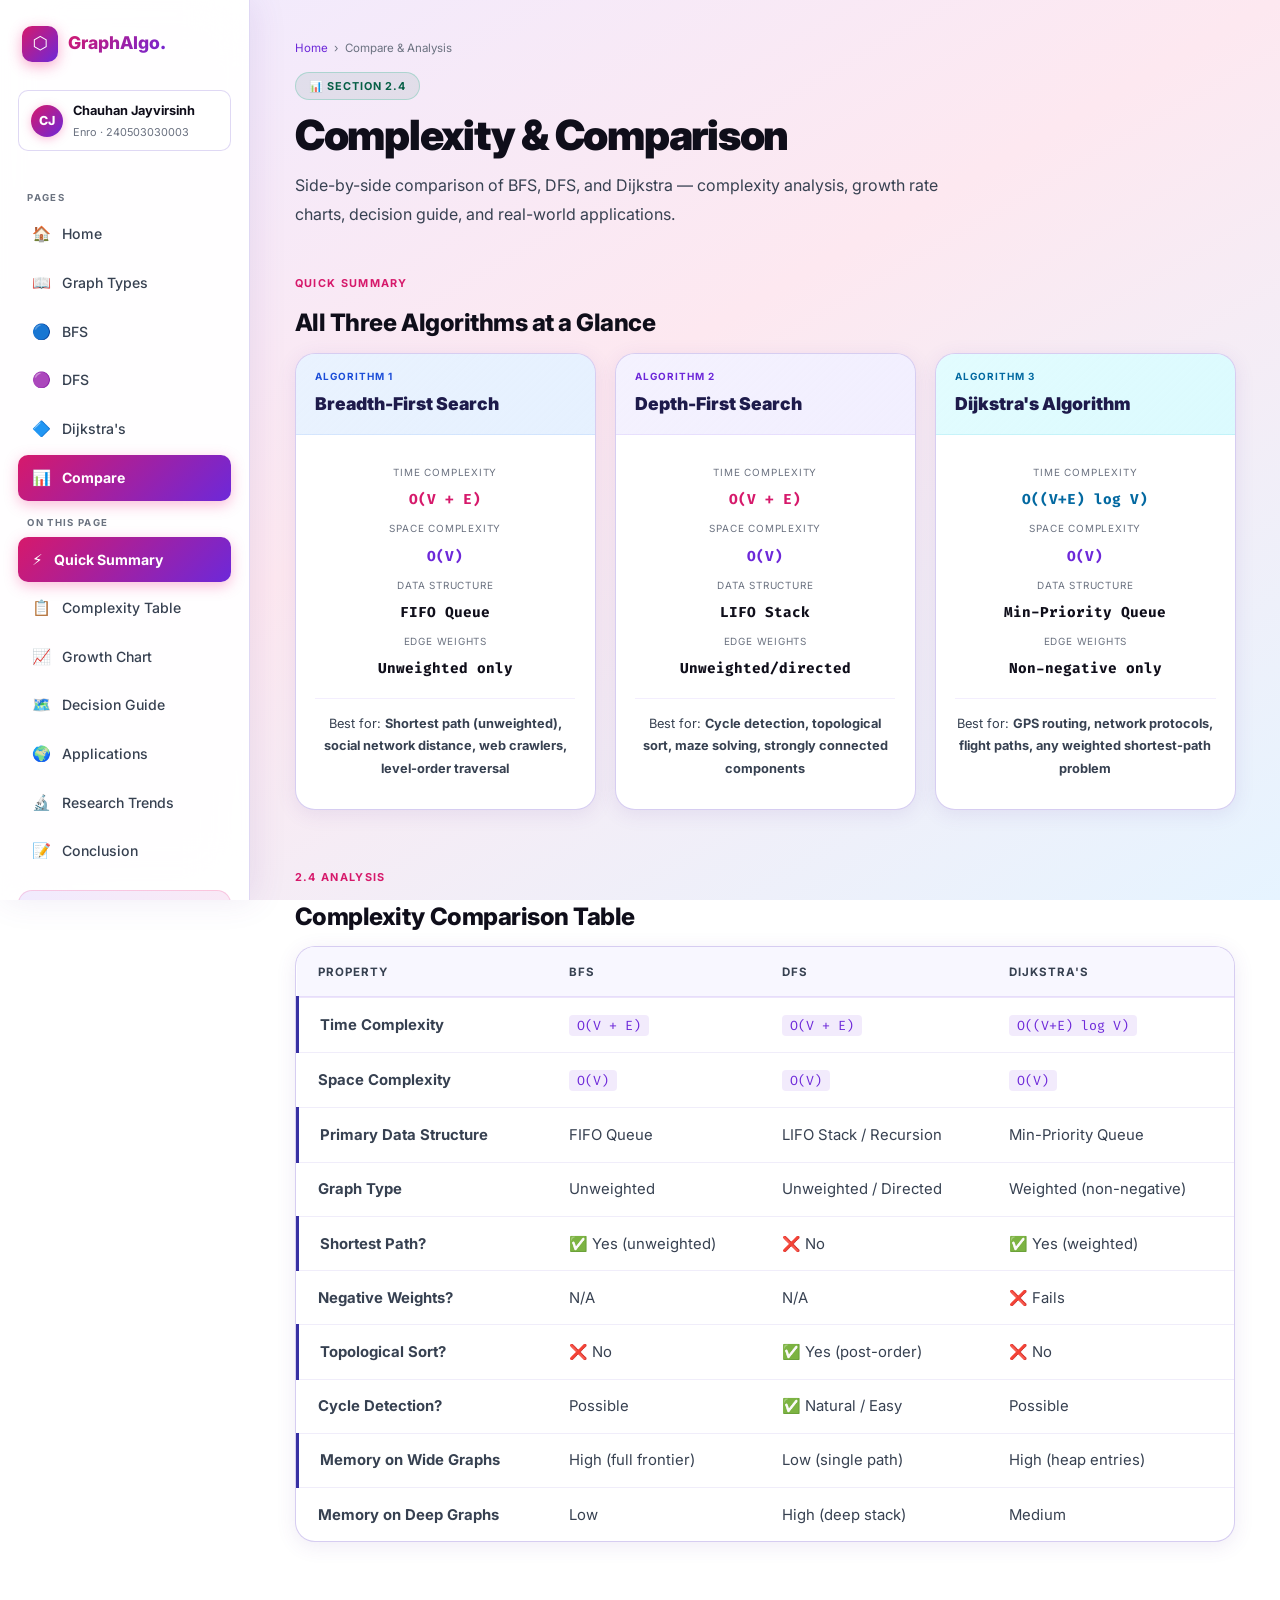
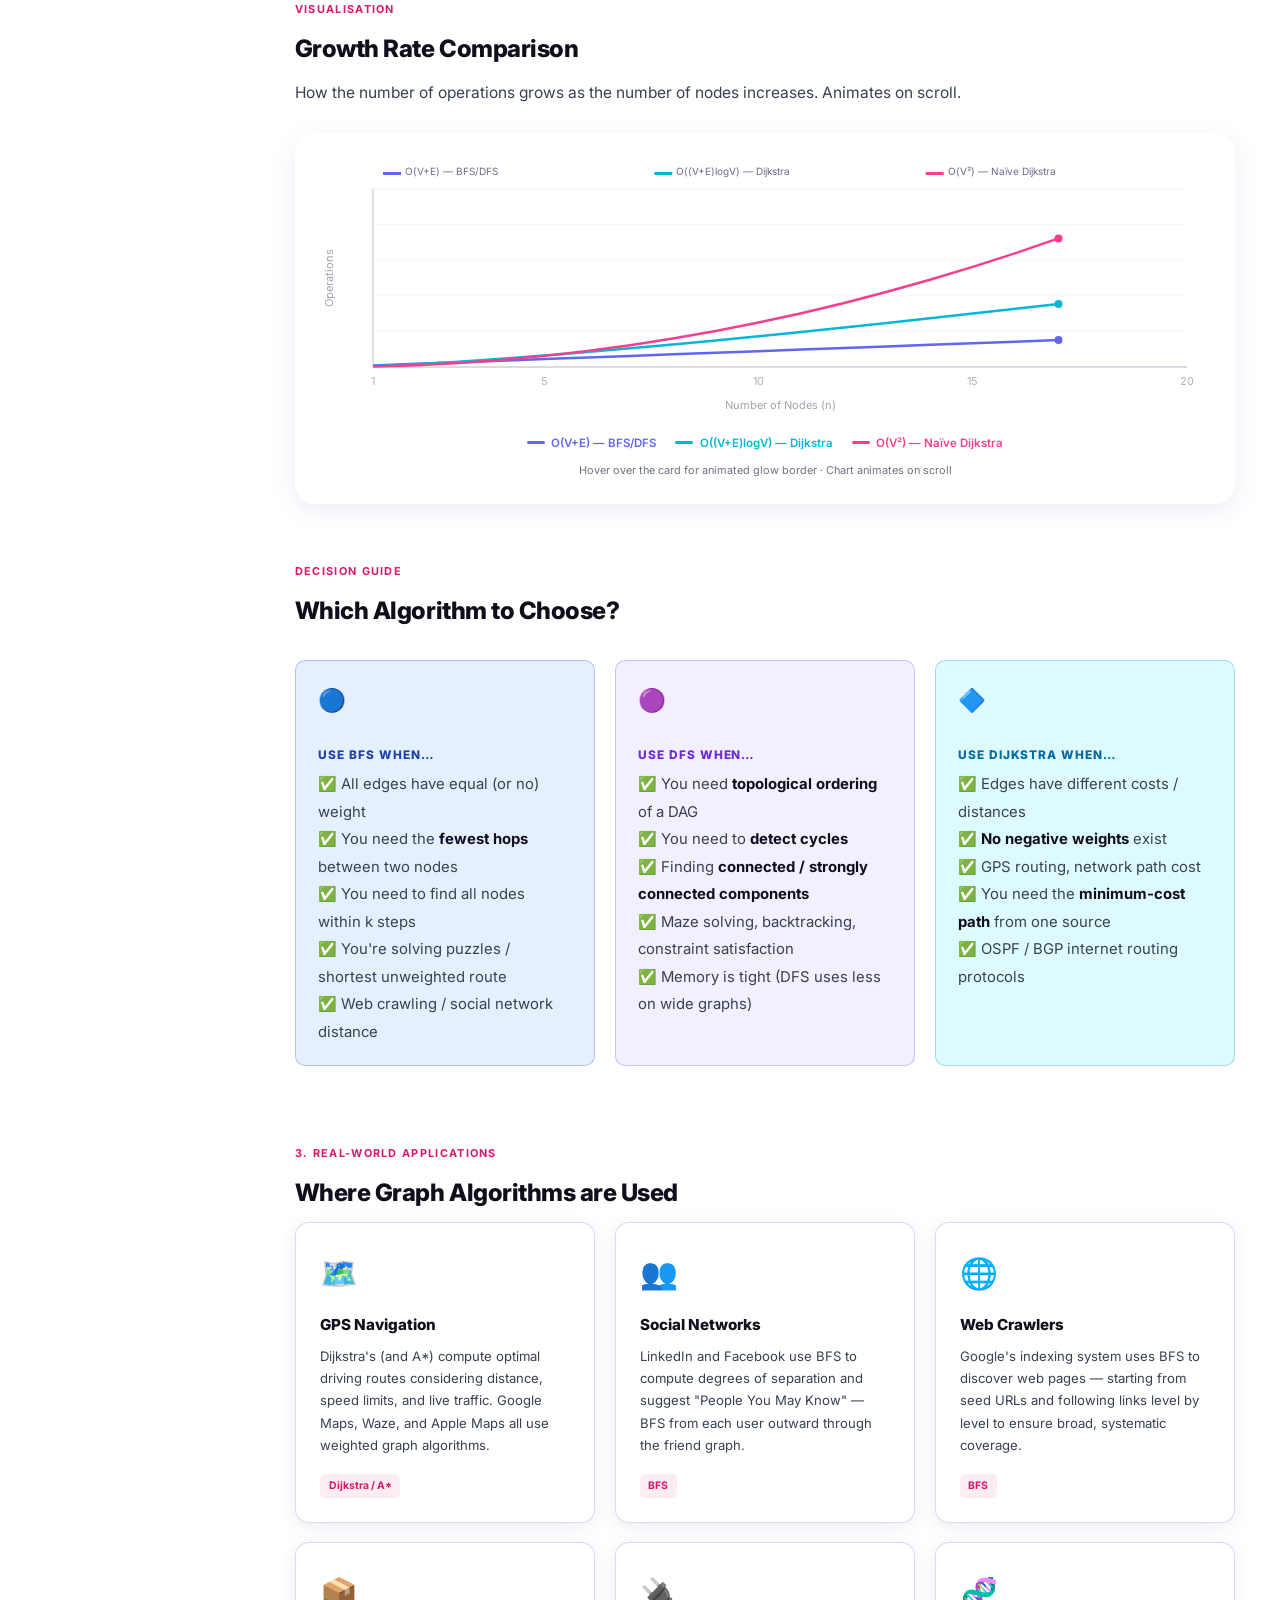
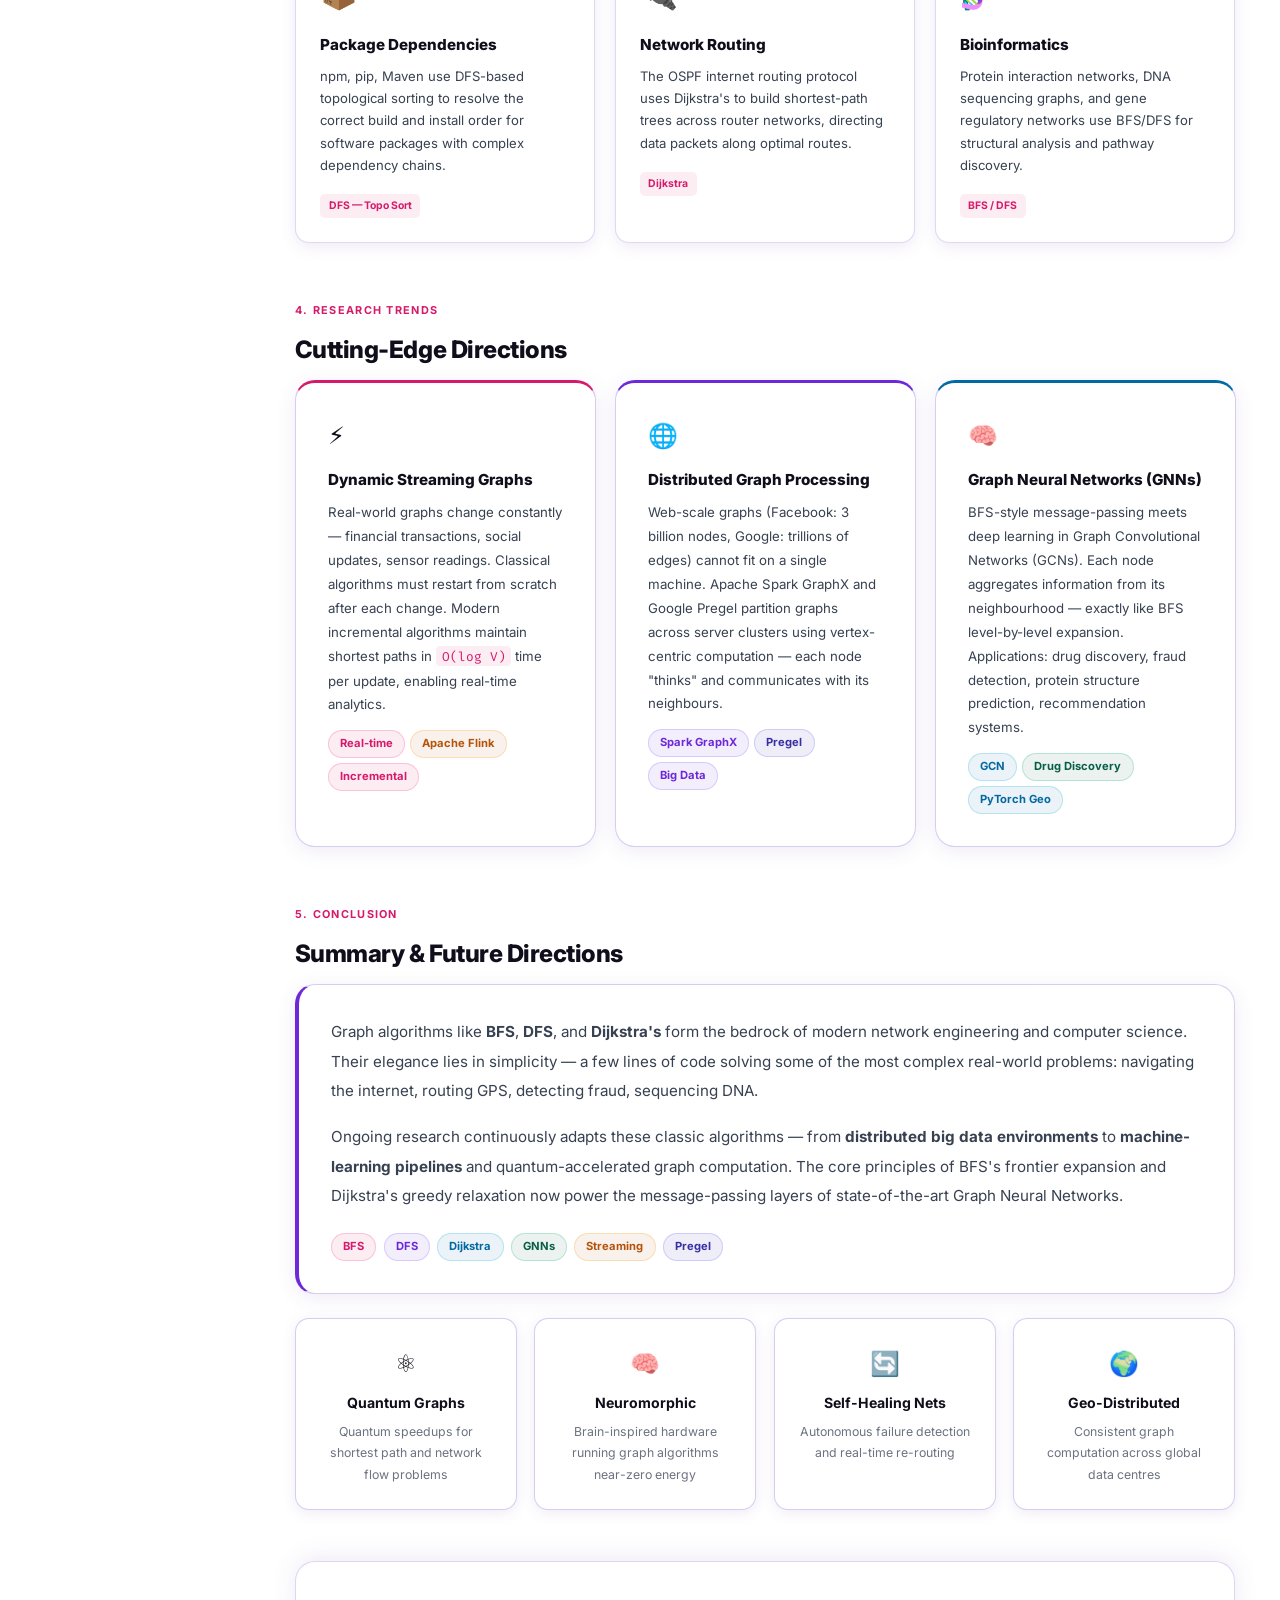
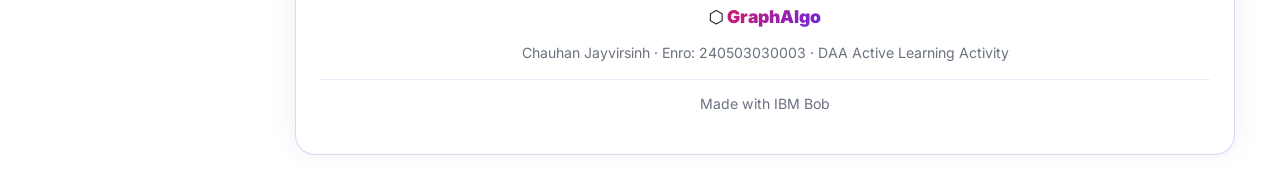
<file: compare.html>
<!DOCTYPE html>
<html lang="en">
<head>
  <meta charset="UTF-8"/>
  <meta name="viewport" content="width=device-width,initial-scale=1.0"/>
  <title>GraphAlgo — Compare &amp; Analysis</title>
  <link rel="stylesheet" href="shared.css"/>
  <style>
    /* Complexity chart canvas */
    #complexityChart { width:100%!important; height:260px!important; display:block }
    /* Summary compare cards */
    .cmp-hero { text-align:center; padding:1.8rem 1.2rem }
    .cmp-algo-name { font-size:2rem; font-weight:900; margin-bottom:.3rem }
    .cmp-full-name { font-size:.75rem; color:var(--text-muted); margin-bottom:1.1rem }
    .cmp-stat { margin-bottom:.5rem }
    .cmp-stat .sl { font-size:.62rem; text-transform:uppercase; letter-spacing:.08em; color:var(--text-muted); display:block; margin-bottom:.18rem }
    .cmp-stat .sv { font-family:var(--mono); font-size:.9rem; font-weight:700; color:var(--text) }
    .cmp-use { margin-top:1rem; font-size:.8rem; color:var(--text-sub); padding-top:.9rem; border-top:1px solid rgba(139,92,246,.1) }
    /* applications grid */
    .app-card { background:var(--white); border:1.5px solid var(--glass-border); border-radius:var(--r-md); padding:1.5rem; box-shadow:0 4px 16px var(--shadow); position:relative; overflow:hidden; transition:all var(--tr) }
    .app-card::before { content:''; position:absolute; top:0; left:0; right:0; height:3px; background:var(--grad-pink); opacity:0; transition:opacity var(--tr) }
    .app-card:hover { transform:translateY(-5px); box-shadow:0 12px 32px var(--shadow-md) }
    .app-card:hover::before { opacity:1 }
    .app-icon { font-size:1.9rem; margin-bottom:.7rem }
    .app-card h3 { font-size:.95rem; font-weight:800; color:var(--text); margin-bottom:.4rem }
    .app-card p  { font-size:.82rem; color:var(--text-sub); line-height:1.7; margin-bottom:.8rem }
    .app-tag { display:inline-block; padding:.18rem .55rem; border-radius:5px; font-size:.65rem; font-weight:700; background:var(--pink-bg); color:var(--pink) }
  </style>
</head>
<body>
<button class="sidebar-toggle" id="sidebarToggle"><span></span><span></span><span></span></button>
<div class="app-wrapper">
<aside class="sidebar" id="sidebar">
  <div class="sidebar-brand">
    <div class="sidebar-brand-icon">⬡</div>
    <div><div class="sidebar-brand-name">GraphAlgo<span class="sidebar-brand-dot">.</span></div></div>
  </div>
  <div class="sidebar-user">
    <div class="sidebar-avatar">CJ</div>
    <div>
      <div class="sidebar-user-name">Chauhan Jayvirsinh</div>
      <div class="sidebar-user-role">Enro · 240503030003</div>
    </div>
  </div>
  <div class="sidebar-nav-label">Pages</div>
  <ul class="sidebar-nav">
    <li><a href="index.html"><span class="nav-icon">🏠</span> Home</a></li>
    <li><a href="graphs.html"><span class="nav-icon">📖</span> Graph Types</a></li>
    <li><a href="bfs.html"><span class="nav-icon">🔵</span> BFS</a></li>
    <li><a href="dfs.html"><span class="nav-icon">🟣</span> DFS</a></li>
    <li><a href="dijkstra.html"><span class="nav-icon">🔷</span> Dijkstra's</a></li>
    <li class="active"><a href="compare.html"><span class="nav-icon">📊</span> Compare</a></li>
  </ul>
  <div class="sidebar-nav-label">On this page</div>
  <ul class="sidebar-nav">
    <li><a href="#summary"><span class="nav-icon">⚡</span> Quick Summary</a></li>
    <li><a href="#table"><span class="nav-icon">📋</span> Complexity Table</a></li>
    <li><a href="#chart"><span class="nav-icon">📈</span> Growth Chart</a></li>
    <li><a href="#decision"><span class="nav-icon">🗺️</span> Decision Guide</a></li>
    <li><a href="#applications"><span class="nav-icon">🌍</span> Applications</a></li>
    <li><a href="#research"><span class="nav-icon">🔬</span> Research Trends</a></li>
    <li><a href="#conclusion"><span class="nav-icon">📝</span> Conclusion</a></li>
  </ul>
  <div class="sidebar-footer">
    <div class="sf-emoji">📊</div>
    <div class="sf-title">Compare &amp; Analysis</div>
    <div class="sf-sub">All Three Algorithms</div>
  </div>
</aside>

<main class="main-content">

  <div class="page-header reveal">
    <div class="breadcrumb"><a href="index.html">Home</a><span>›</span><span>Compare &amp; Analysis</span></div>
    <div class="page-badge badge-green">📊 Section 2.4</div>
    <h1 class="page-title">Complexity &amp; Comparison</h1>
    <p class="page-subtitle">Side-by-side comparison of BFS, DFS, and Dijkstra — complexity analysis, growth rate charts, decision guide, and real-world applications.</p>
  </div>

  <!-- SUMMARY CARDS -->
  <section id="summary" class="section">
    <div class="section-label reveal">Quick Summary</div>
    <h2 class="section-title reveal">All Three Algorithms at a Glance</h2>
    <div class="grid-3 reveal stagger">
      <div class="card" style="padding:0;overflow:hidden">
        <div style="background:linear-gradient(135deg,rgba(219,234,254,.6),rgba(191,219,254,.4));padding:.9rem 1.2rem;border-bottom:1.5px solid rgba(59,130,246,.12)">
          <div style="font-size:.62rem;font-weight:700;text-transform:uppercase;letter-spacing:.1em;color:#1d4ed8;margin-bottom:.2rem">Algorithm 1</div>
          <div style="font-size:1.1rem;font-weight:900;color:#1e1b4b">Breadth-First Search</div>
        </div>
        <div class="cmp-hero">
          <div class="cmp-stat"><span class="sl">Time Complexity</span><span class="sv" style="color:var(--pink)">O(V + E)</span></div>
          <div class="cmp-stat"><span class="sl">Space Complexity</span><span class="sv" style="color:var(--purple)">O(V)</span></div>
          <div class="cmp-stat"><span class="sl">Data Structure</span><span class="sv">FIFO Queue</span></div>
          <div class="cmp-stat"><span class="sl">Edge Weights</span><span class="sv">Unweighted only</span></div>
          <div class="cmp-use">Best for: <strong>Shortest path (unweighted), social network distance, web crawlers, level-order traversal</strong></div>
        </div>
      </div>

      <div class="card" style="padding:0;overflow:hidden">
        <div style="background:linear-gradient(135deg,rgba(237,233,254,.6),rgba(221,214,254,.4));padding:.9rem 1.2rem;border-bottom:1.5px solid rgba(139,92,246,.12)">
          <div style="font-size:.62rem;font-weight:700;text-transform:uppercase;letter-spacing:.1em;color:var(--purple);margin-bottom:.2rem">Algorithm 2</div>
          <div style="font-size:1.1rem;font-weight:900;color:#1e1b4b">Depth-First Search</div>
        </div>
        <div class="cmp-hero">
          <div class="cmp-stat"><span class="sl">Time Complexity</span><span class="sv" style="color:var(--pink)">O(V + E)</span></div>
          <div class="cmp-stat"><span class="sl">Space Complexity</span><span class="sv" style="color:var(--purple)">O(V)</span></div>
          <div class="cmp-stat"><span class="sl">Data Structure</span><span class="sv">LIFO Stack</span></div>
          <div class="cmp-stat"><span class="sl">Edge Weights</span><span class="sv">Unweighted/directed</span></div>
          <div class="cmp-use">Best for: <strong>Cycle detection, topological sort, maze solving, strongly connected components</strong></div>
        </div>
      </div>

      <div class="card" style="padding:0;overflow:hidden">
        <div style="background:linear-gradient(135deg,rgba(207,250,254,.6),rgba(165,243,252,.4));padding:.9rem 1.2rem;border-bottom:1.5px solid rgba(6,182,212,.12)">
          <div style="font-size:.62rem;font-weight:700;text-transform:uppercase;letter-spacing:.1em;color:var(--cyan);margin-bottom:.2rem">Algorithm 3</div>
          <div style="font-size:1.1rem;font-weight:900;color:#1e1b4b">Dijkstra's Algorithm</div>
        </div>
        <div class="cmp-hero">
          <div class="cmp-stat"><span class="sl">Time Complexity</span><span class="sv" style="color:var(--cyan)">O((V+E) log V)</span></div>
          <div class="cmp-stat"><span class="sl">Space Complexity</span><span class="sv" style="color:var(--purple)">O(V)</span></div>
          <div class="cmp-stat"><span class="sl">Data Structure</span><span class="sv">Min-Priority Queue</span></div>
          <div class="cmp-stat"><span class="sl">Edge Weights</span><span class="sv">Non-negative only</span></div>
          <div class="cmp-use">Best for: <strong>GPS routing, network protocols, flight paths, any weighted shortest-path problem</strong></div>
        </div>
      </div>
    </div>
  </section>

  <!-- FULL COMPARISON TABLE -->
  <section id="table" class="section">
    <div class="section-label reveal">2.4 Analysis</div>
    <h2 class="section-title reveal">Complexity Comparison Table</h2>
    <div class="table-wrap reveal">
      <table>
        <thead>
          <tr><th>Property</th><th>BFS</th><th>DFS</th><th>Dijkstra's</th></tr>
        </thead>
        <tbody>
          <tr class="td-blue"><td><strong>Time Complexity</strong></td><td><code>O(V + E)</code></td><td><code>O(V + E)</code></td><td><code>O((V+E) log V)</code></td></tr>
          <tr><td><strong>Space Complexity</strong></td><td><code>O(V)</code></td><td><code>O(V)</code></td><td><code>O(V)</code></td></tr>
          <tr class="td-blue"><td><strong>Primary Data Structure</strong></td><td>FIFO Queue</td><td>LIFO Stack / Recursion</td><td>Min-Priority Queue</td></tr>
          <tr><td><strong>Graph Type</strong></td><td>Unweighted</td><td>Unweighted / Directed</td><td>Weighted (non-negative)</td></tr>
          <tr class="td-blue"><td><strong>Shortest Path?</strong></td><td>✅ Yes (unweighted)</td><td>❌ No</td><td>✅ Yes (weighted)</td></tr>
          <tr><td><strong>Negative Weights?</strong></td><td>N/A</td><td>N/A</td><td>❌ Fails</td></tr>
          <tr class="td-blue"><td><strong>Topological Sort?</strong></td><td>❌ No</td><td>✅ Yes (post-order)</td><td>❌ No</td></tr>
          <tr><td><strong>Cycle Detection?</strong></td><td>Possible</td><td>✅ Natural / Easy</td><td>Possible</td></tr>
          <tr class="td-blue"><td><strong>Memory on Wide Graphs</strong></td><td>High (full frontier)</td><td>Low (single path)</td><td>High (heap entries)</td></tr>
          <tr><td><strong>Memory on Deep Graphs</strong></td><td>Low</td><td>High (deep stack)</td><td>Medium</td></tr>
        </tbody>
      </table>
    </div>
  </section>

  <!-- GROWTH CHART -->
  <section id="chart" class="section">
    <div class="section-label reveal">Visualisation</div>
    <h2 class="section-title reveal">Growth Rate Comparison</h2>
    <p class="section-sub reveal">How the number of operations grows as the number of nodes increases. Animates on scroll.</p>
    <div class="card-glow reveal" style="padding:1.5rem">
      <canvas id="complexityChart"></canvas>
      <div style="display:flex;flex-wrap:wrap;justify-content:center;gap:1.2rem;margin-top:1rem">
        <span style="display:inline-flex;align-items:center;gap:.4rem;font-size:.72rem;color:#6366f1;font-weight:600"><span style="width:18px;height:3px;background:#6366f1;border-radius:2px;display:inline-block"></span> O(V+E) — BFS/DFS</span>
        <span style="display:inline-flex;align-items:center;gap:.4rem;font-size:.72rem;color:#06b6d4;font-weight:600"><span style="width:18px;height:3px;background:#06b6d4;border-radius:2px;display:inline-block"></span> O((V+E)logV) — Dijkstra</span>
        <span style="display:inline-flex;align-items:center;gap:.4rem;font-size:.72rem;color:#f43f8e;font-weight:600"><span style="width:18px;height:3px;background:#f43f8e;border-radius:2px;display:inline-block"></span> O(V²) — Naïve Dijkstra</span>
      </div>
      <p style="text-align:center;font-size:.68rem;color:var(--text-muted);margin-top:.5rem">Hover over the card for animated glow border · Chart animates on scroll</p>
    </div>
  </section>

  <!-- DECISION GUIDE -->
  <section id="decision" class="section">
    <div class="section-label reveal">Decision Guide</div>
    <h2 class="section-title reveal">Which Algorithm to Choose?</h2>
    <div class="grid-3 reveal">
      <div class="callout callout-blue" style="flex-direction:column;align-items:flex-start">
        <div style="font-size:1.4rem;margin-bottom:.6rem">🔵</div>
        <div>
          <div class="callout-title">Use BFS when…</div>
          <div class="callout-body">
            ✅ All edges have equal (or no) weight<br>
            ✅ You need the <strong>fewest hops</strong> between two nodes<br>
            ✅ You need to find all nodes within k steps<br>
            ✅ You're solving puzzles / shortest unweighted route<br>
            ✅ Web crawling / social network distance
          </div>
        </div>
      </div>
      <div class="callout callout-purple" style="flex-direction:column;align-items:flex-start">
        <div style="font-size:1.4rem;margin-bottom:.6rem">🟣</div>
        <div>
          <div class="callout-title">Use DFS when…</div>
          <div class="callout-body">
            ✅ You need <strong>topological ordering</strong> of a DAG<br>
            ✅ You need to <strong>detect cycles</strong><br>
            ✅ Finding <strong>connected / strongly connected components</strong><br>
            ✅ Maze solving, backtracking, constraint satisfaction<br>
            ✅ Memory is tight (DFS uses less on wide graphs)
          </div>
        </div>
      </div>
      <div class="callout callout-cyan" style="flex-direction:column;align-items:flex-start">
        <div style="font-size:1.4rem;margin-bottom:.6rem">🔷</div>
        <div>
          <div class="callout-title">Use Dijkstra when…</div>
          <div class="callout-body">
            ✅ Edges have different costs / distances<br>
            ✅ <strong>No negative weights</strong> exist<br>
            ✅ GPS routing, network path cost<br>
            ✅ You need the <strong>minimum-cost path</strong> from one source<br>
            ✅ OSPF / BGP internet routing protocols
          </div>
        </div>
      </div>
    </div>
  </section>

  <!-- APPLICATIONS -->
  <section id="applications" class="section">
    <div class="section-label reveal">3. Real-World Applications</div>
    <h2 class="section-title reveal">Where Graph Algorithms are Used</h2>
    <div class="grid-auto reveal stagger">
      <div class="app-card">
        <div class="app-icon">🗺️</div>
        <h3>GPS Navigation</h3>
        <p>Dijkstra's (and A*) compute optimal driving routes considering distance, speed limits, and live traffic. Google Maps, Waze, and Apple Maps all use weighted graph algorithms.</p>
        <span class="app-tag">Dijkstra / A*</span>
      </div>
      <div class="app-card">
        <div class="app-icon">👥</div>
        <h3>Social Networks</h3>
        <p>LinkedIn and Facebook use BFS to compute degrees of separation and suggest "People You May Know" — BFS from each user outward through the friend graph.</p>
        <span class="app-tag">BFS</span>
      </div>
      <div class="app-card">
        <div class="app-icon">🌐</div>
        <h3>Web Crawlers</h3>
        <p>Google's indexing system uses BFS to discover web pages — starting from seed URLs and following links level by level to ensure broad, systematic coverage.</p>
        <span class="app-tag">BFS</span>
      </div>
      <div class="app-card">
        <div class="app-icon">📦</div>
        <h3>Package Dependencies</h3>
        <p>npm, pip, Maven use DFS-based topological sorting to resolve the correct build and install order for software packages with complex dependency chains.</p>
        <span class="app-tag">DFS — Topo Sort</span>
      </div>
      <div class="app-card">
        <div class="app-icon">🔌</div>
        <h3>Network Routing</h3>
        <p>The OSPF internet routing protocol uses Dijkstra's to build shortest-path trees across router networks, directing data packets along optimal routes.</p>
        <span class="app-tag">Dijkstra</span>
      </div>
      <div class="app-card">
        <div class="app-icon">🧬</div>
        <h3>Bioinformatics</h3>
        <p>Protein interaction networks, DNA sequencing graphs, and gene regulatory networks use BFS/DFS for structural analysis and pathway discovery.</p>
        <span class="app-tag">BFS / DFS</span>
      </div>
    </div>
  </section>

  <!-- RESEARCH TRENDS -->
  <section id="research" class="section">
    <div class="section-label reveal">4. Research Trends</div>
    <h2 class="section-title reveal">Cutting-Edge Directions</h2>
    <div class="grid-3 reveal">
      <div class="card" style="border-top:3px solid var(--pink)">
        <div style="font-size:1.5rem;margin-bottom:.6rem">⚡</div>
        <h3 style="font-size:.95rem;font-weight:800;color:var(--text);margin-bottom:.5rem">Dynamic Streaming Graphs</h3>
        <p style="font-size:.83rem;color:var(--text-sub);line-height:1.8;margin-bottom:.8rem">Real-world graphs change constantly — financial transactions, social updates, sensor readings. Classical algorithms must restart from scratch after each change. Modern incremental algorithms maintain shortest paths in <code style="font-family:var(--mono);font-size:.8rem;background:var(--pink-bg);color:var(--pink);padding:.1rem .35rem;border-radius:4px">O(log V)</code> time per update, enabling real-time analytics.</p>
        <div style="display:flex;flex-wrap:wrap;gap:.3rem"><span class="pill pill-pink">Real-time</span><span class="pill pill-orange">Apache Flink</span><span class="pill pill-pink">Incremental</span></div>
      </div>
      <div class="card" style="border-top:3px solid var(--purple)">
        <div style="font-size:1.5rem;margin-bottom:.6rem">🌐</div>
        <h3 style="font-size:.95rem;font-weight:800;color:var(--text);margin-bottom:.5rem">Distributed Graph Processing</h3>
        <p style="font-size:.83rem;color:var(--text-sub);line-height:1.8;margin-bottom:.8rem">Web-scale graphs (Facebook: 3 billion nodes, Google: trillions of edges) cannot fit on a single machine. Apache Spark GraphX and Google Pregel partition graphs across server clusters using vertex-centric computation — each node "thinks" and communicates with its neighbours.</p>
        <div style="display:flex;flex-wrap:wrap;gap:.3rem"><span class="pill pill-purple">Spark GraphX</span><span class="pill pill-blue">Pregel</span><span class="pill pill-purple">Big Data</span></div>
      </div>
      <div class="card" style="border-top:3px solid var(--cyan)">
        <div style="font-size:1.5rem;margin-bottom:.6rem">🧠</div>
        <h3 style="font-size:.95rem;font-weight:800;color:var(--text);margin-bottom:.5rem">Graph Neural Networks (GNNs)</h3>
        <p style="font-size:.83rem;color:var(--text-sub);line-height:1.8;margin-bottom:.8rem">BFS-style message-passing meets deep learning in Graph Convolutional Networks (GCNs). Each node aggregates information from its neighbourhood — exactly like BFS level-by-level expansion. Applications: drug discovery, fraud detection, protein structure prediction, recommendation systems.</p>
        <div style="display:flex;flex-wrap:wrap;gap:.3rem"><span class="pill pill-cyan">GCN</span><span class="pill pill-green">Drug Discovery</span><span class="pill pill-cyan">PyTorch Geo</span></div>
      </div>
    </div>
  </section>

  <!-- CONCLUSION -->
  <section id="conclusion" class="section">
    <div class="section-label reveal">5. Conclusion</div>
    <h2 class="section-title reveal">Summary &amp; Future Directions</h2>
    <div class="card reveal" style="border-left:4px solid var(--purple)">
      <p style="font-size:.95rem;color:var(--text-sub);line-height:1.95;margin-bottom:1rem">
        Graph algorithms like <strong>BFS</strong>, <strong>DFS</strong>, and <strong>Dijkstra's</strong> form the bedrock of modern network engineering and computer science. Their elegance lies in simplicity — a few lines of code solving some of the most complex real-world problems: navigating the internet, routing GPS, detecting fraud, sequencing DNA.
      </p>
      <p style="font-size:.95rem;color:var(--text-sub);line-height:1.95;margin-bottom:1.4rem">
        Ongoing research continuously adapts these classic algorithms — from <strong>distributed big data environments</strong> to <strong>machine-learning pipelines</strong> and quantum-accelerated graph computation. The core principles of BFS's frontier expansion and Dijkstra's greedy relaxation now power the message-passing layers of state-of-the-art Graph Neural Networks.
      </p>
      <div style="display:flex;flex-wrap:wrap;gap:.45rem">
        <span class="pill pill-pink">BFS</span>
        <span class="pill pill-purple">DFS</span>
        <span class="pill pill-cyan">Dijkstra</span>
        <span class="pill pill-green">GNNs</span>
        <span class="pill pill-orange">Streaming</span>
        <span class="pill pill-blue">Pregel</span>
      </div>
    </div>

    <div class="grid-4 reveal" style="margin-top:1.5rem">
      <div class="card-sm" style="text-align:center">
        <div style="font-size:1.5rem;margin-bottom:.4rem">⚛️</div>
        <h4 style="font-size:.88rem;font-weight:700;color:var(--text);margin-bottom:.3rem">Quantum Graphs</h4>
        <p style="font-size:.77rem;color:var(--text-muted)">Quantum speedups for shortest path and network flow problems</p>
      </div>
      <div class="card-sm" style="text-align:center">
        <div style="font-size:1.5rem;margin-bottom:.4rem">🧠</div>
        <h4 style="font-size:.88rem;font-weight:700;color:var(--text);margin-bottom:.3rem">Neuromorphic</h4>
        <p style="font-size:.77rem;color:var(--text-muted)">Brain-inspired hardware running graph algorithms near-zero energy</p>
      </div>
      <div class="card-sm" style="text-align:center">
        <div style="font-size:1.5rem;margin-bottom:.4rem">🔄</div>
        <h4 style="font-size:.88rem;font-weight:700;color:var(--text);margin-bottom:.3rem">Self-Healing Nets</h4>
        <p style="font-size:.77rem;color:var(--text-muted)">Autonomous failure detection and real-time re-routing</p>
      </div>
      <div class="card-sm" style="text-align:center">
        <div style="font-size:1.5rem;margin-bottom:.4rem">🌍</div>
        <h4 style="font-size:.88rem;font-weight:700;color:var(--text);margin-bottom:.3rem">Geo-Distributed</h4>
        <p style="font-size:.77rem;color:var(--text-muted)">Consistent graph computation across global data centres</p>
      </div>
    </div>
  </section>

  <footer class="footer reveal">
    <div class="footer-brand">⬡ <span>GraphAlgo</span></div>
    <p>Chauhan Jayvirsinh · Enro: 240503030003 · DAA Active Learning Activity</p>
    <p class="footer-made">Made with IBM Bob</p>
  </footer>
</main>
</div>

<script src="nav.js"></script>
<script>
/* Complexity growth chart — drawn on this page only */
(function(){
  const canvas = document.getElementById('complexityChart');
  if(!canvas) return;

  const obs = new IntersectionObserver(entries=>{
    if(entries[0].isIntersecting){ obs.disconnect(); drawChart(); }
  },{threshold:0.25});
  obs.observe(canvas);

  function drawChart(){
    const W = canvas.width  = canvas.offsetWidth || 700;
    const H = canvas.height = 260;
    const ctx = canvas.getContext('2d');
    const pad = {top:32,right:24,bottom:50,left:54};
    const cw = W-pad.left-pad.right, ch = H-pad.top-pad.bottom;
    const maxN=20, pts = Array.from({length:maxN},(_,i)=>i+1);

    const series=[
      {label:'O(V+E) — BFS/DFS',       color:'#6366f1', fn:n=>n*1.6},
      {label:'O((V+E)logV) — Dijkstra', color:'#06b6d4', fn:n=>n*Math.log2(n+1)*0.9},
      {label:'O(V²) — Naïve Dijkstra',  color:'#f43f8e', fn:n=>n*n*0.45},
    ];

    const allVals=series.flatMap(s=>pts.map(n=>s.fn(n)));
    const maxVal=Math.max(...allVals);
    const tx=n=>pad.left+((n-1)/(maxN-1))*cw;
    const ty=v=>pad.top+ch-(v/maxVal)*ch;

    function drawAxes(){
      ctx.strokeStyle='rgba(139,92,246,0.07)'; ctx.lineWidth=1;
      for(let i=0;i<=5;i++){
        const y=pad.top+(ch/5)*i;
        ctx.beginPath();ctx.moveTo(pad.left,y);ctx.lineTo(pad.left+cw,y);ctx.stroke();
      }
      ctx.strokeStyle='rgba(107,114,128,0.3)'; ctx.lineWidth=1.4;
      ctx.beginPath();ctx.moveTo(pad.left,pad.top);ctx.lineTo(pad.left,pad.top+ch);ctx.stroke();
      ctx.beginPath();ctx.moveTo(pad.left,pad.top+ch);ctx.lineTo(pad.left+cw,pad.top+ch);ctx.stroke();
      ctx.fillStyle='rgba(107,114,128,0.65)'; ctx.font='11px Inter,sans-serif'; ctx.textAlign='center';
      ctx.fillText('Number of Nodes (n)',pad.left+cw/2,H-8);
      ctx.save();ctx.translate(14,pad.top+ch/2);ctx.rotate(-Math.PI/2);ctx.fillText('Operations',0,0);ctx.restore();
      [1,5,10,15,20].forEach(n=>{ctx.fillStyle='rgba(107,114,128,.55)';ctx.textAlign='center';ctx.fillText(n,tx(n),pad.top+ch+18);});
    }

    let t=0, frames=60;
    function animate(){
      t++;
      const prog=1-Math.pow(1-(t/frames),3);
      const vis=Math.floor(prog*(maxN-1))+1;
      ctx.clearRect(0,0,W,H);
      drawAxes();
      series.forEach(s=>{
        ctx.beginPath();
        for(let i=0;i<vis;i++){const n=pts[i],x=tx(n),y=ty(s.fn(n));i===0?ctx.moveTo(x,y):ctx.lineTo(x,y);}
        ctx.strokeStyle=s.color;ctx.lineWidth=2.5;ctx.lineJoin='round';ctx.stroke();
        const last=pts[vis-1];
        ctx.beginPath();ctx.arc(tx(last),ty(s.fn(last)),4,0,Math.PI*2);ctx.fillStyle=s.color;ctx.fill();
      });
      series.forEach((s,i)=>{
        const lx=pad.left+i*(cw/series.length)+10, ly=pad.top-14;
        ctx.fillStyle=s.color;ctx.fillRect(lx,ly-3,18,3);
        ctx.fillStyle='rgba(30,27,75,0.65)';ctx.font='10px Inter,sans-serif';ctx.textAlign='left';
        ctx.fillText(s.label,lx+22,ly);
      });
      if(t<frames) requestAnimationFrame(animate);
    }
    animate();
  }
})();
</script>
</body>
</html>
</file>
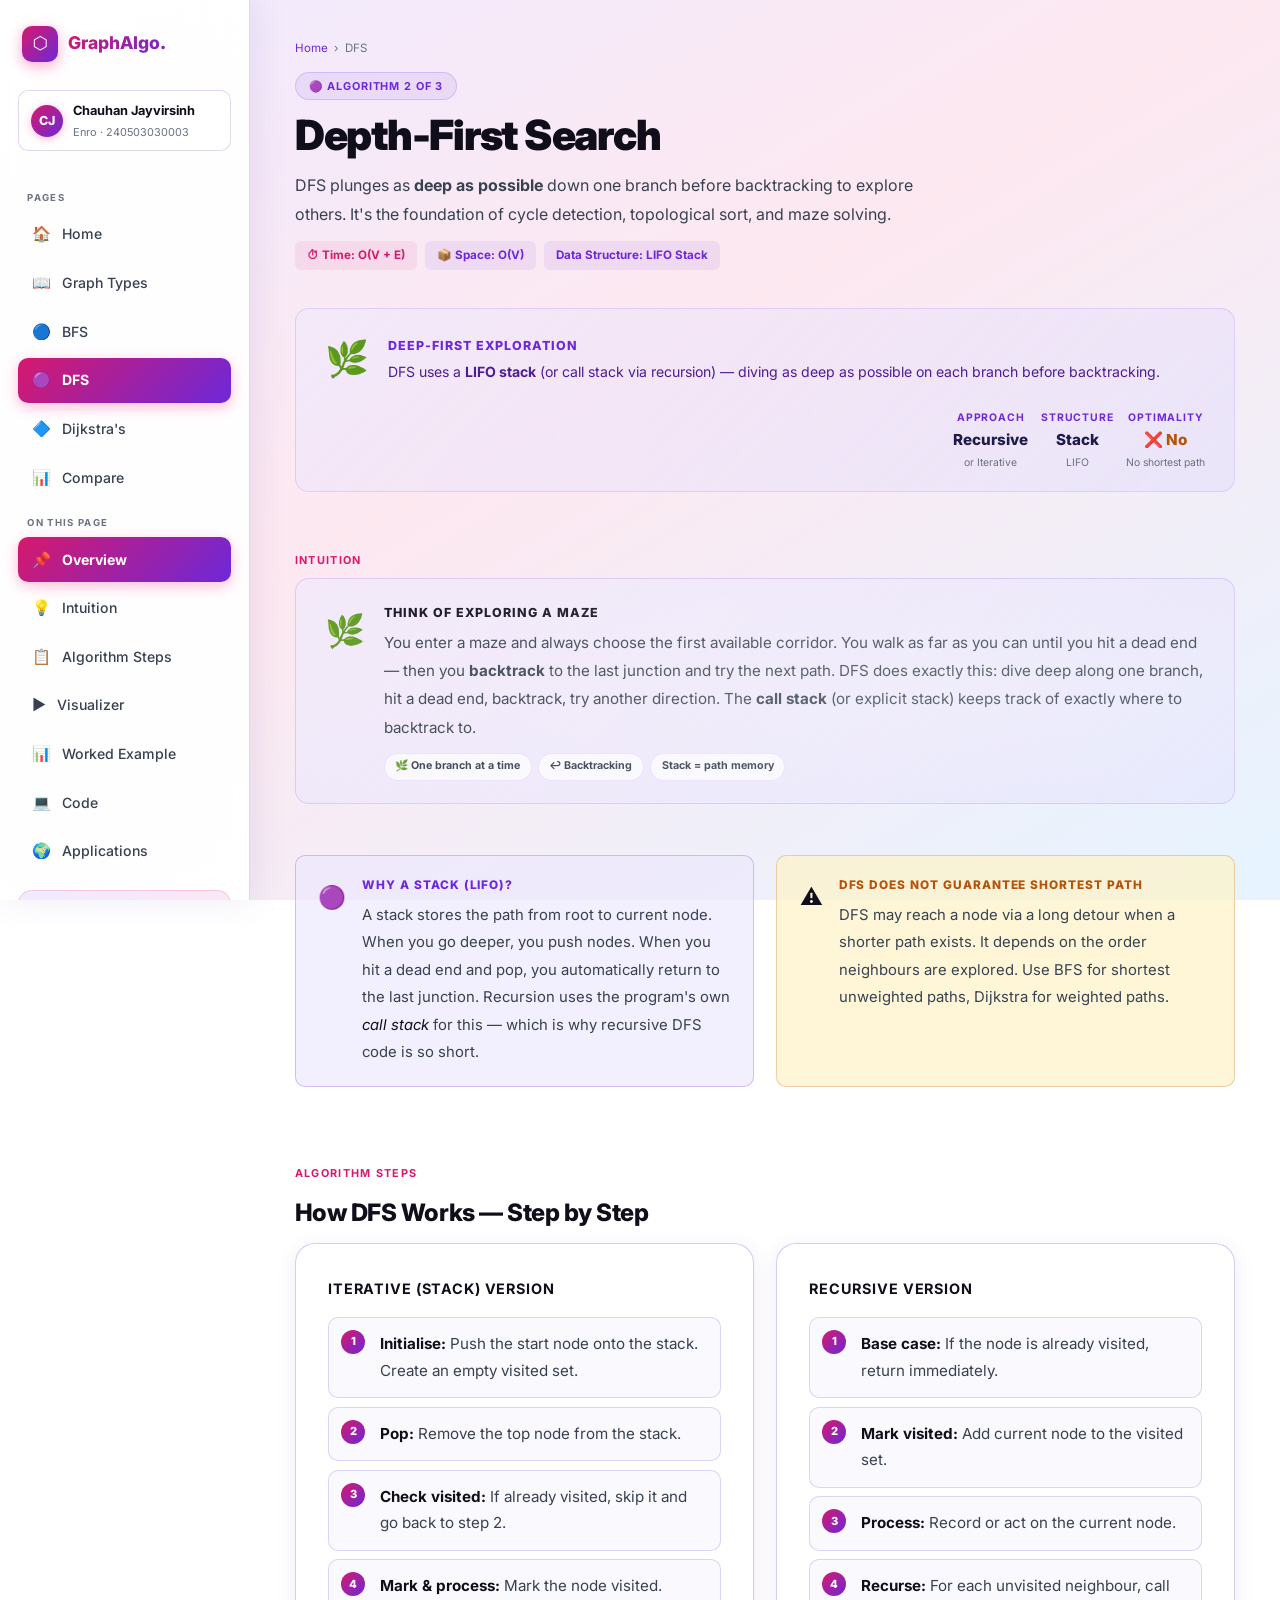
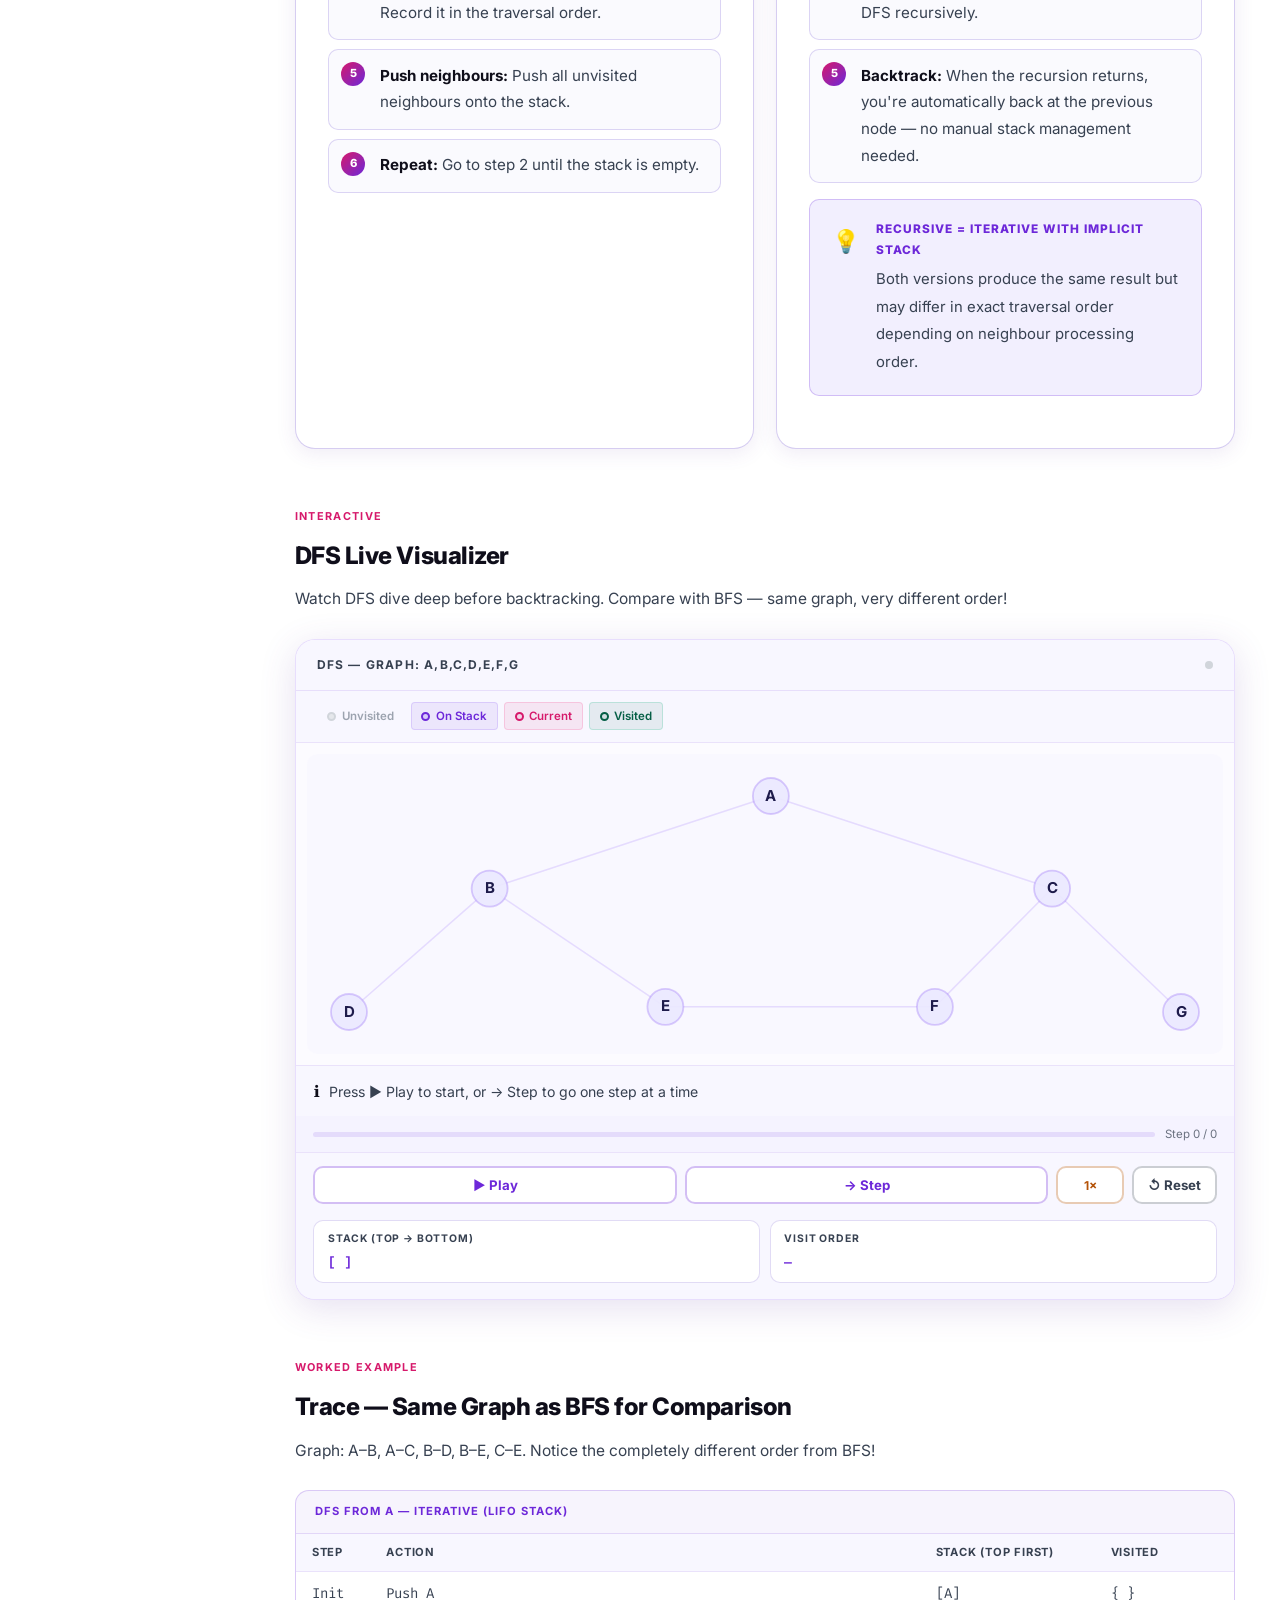
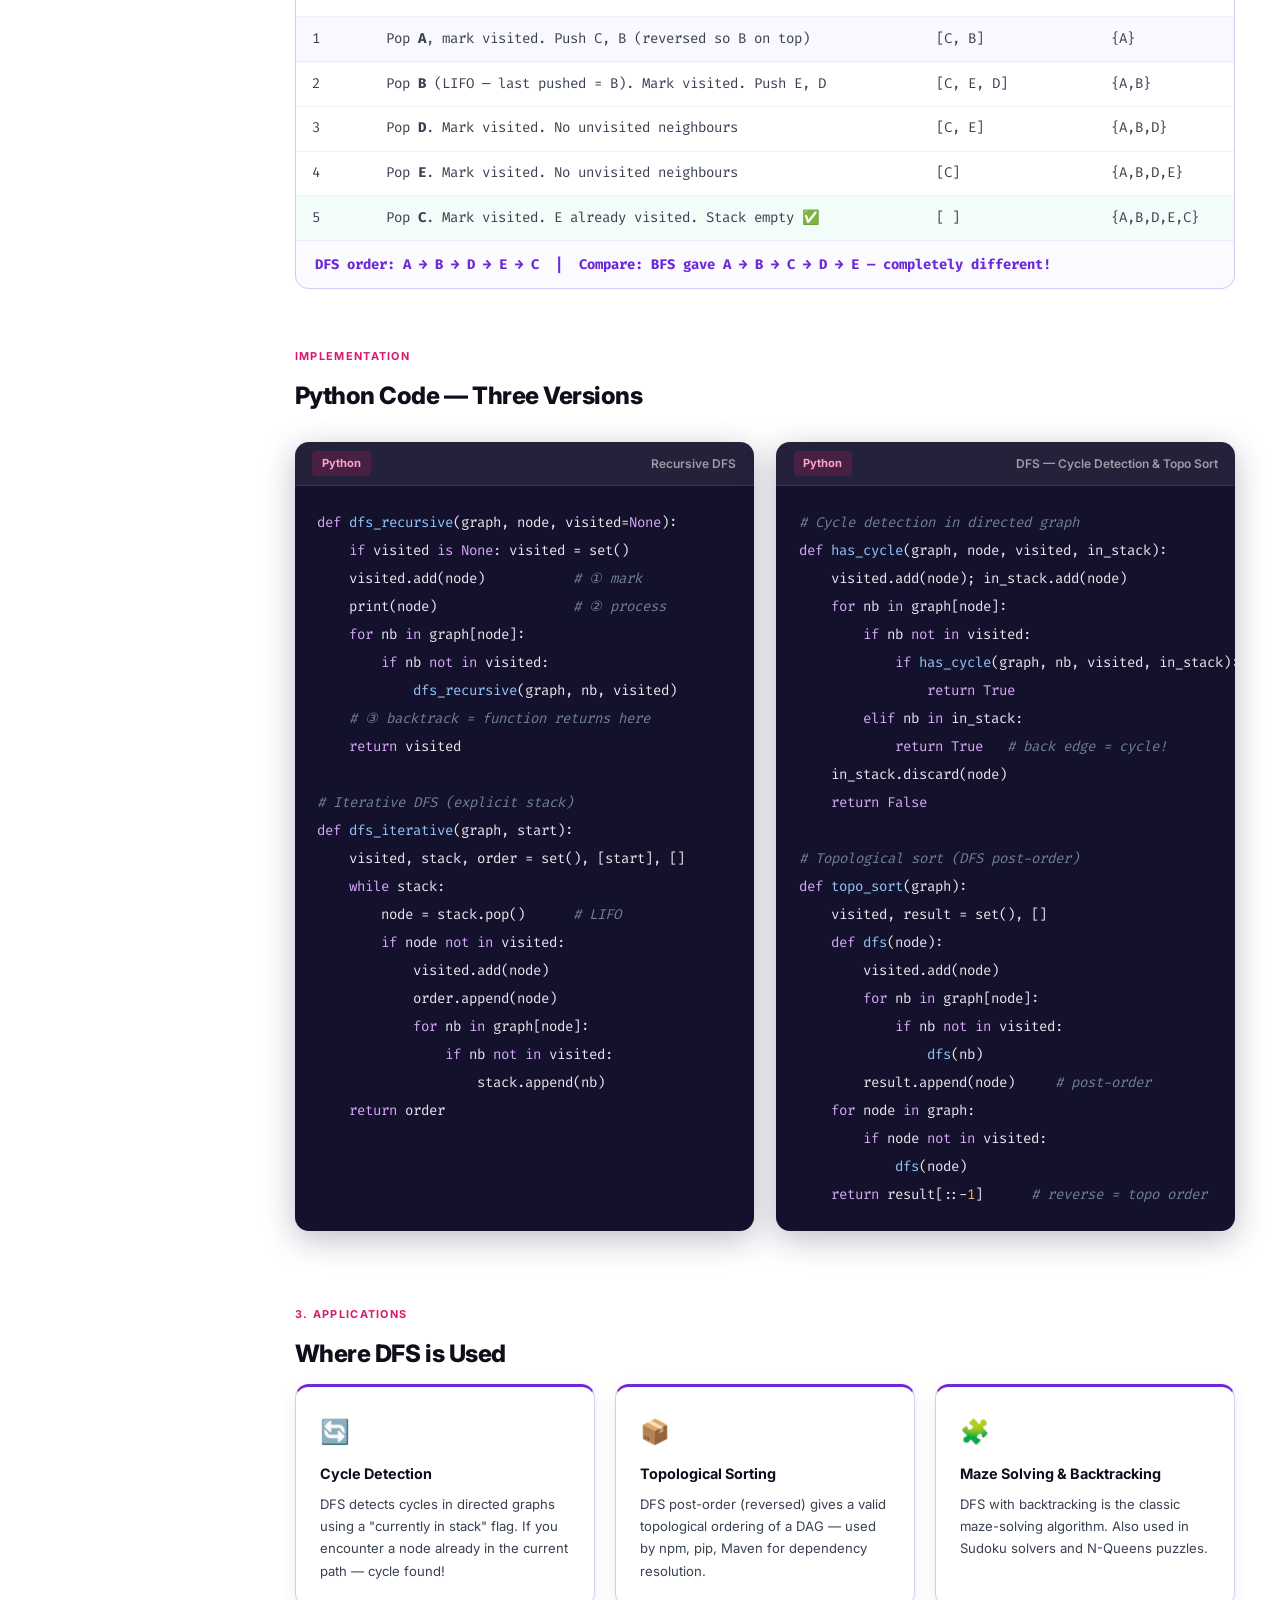
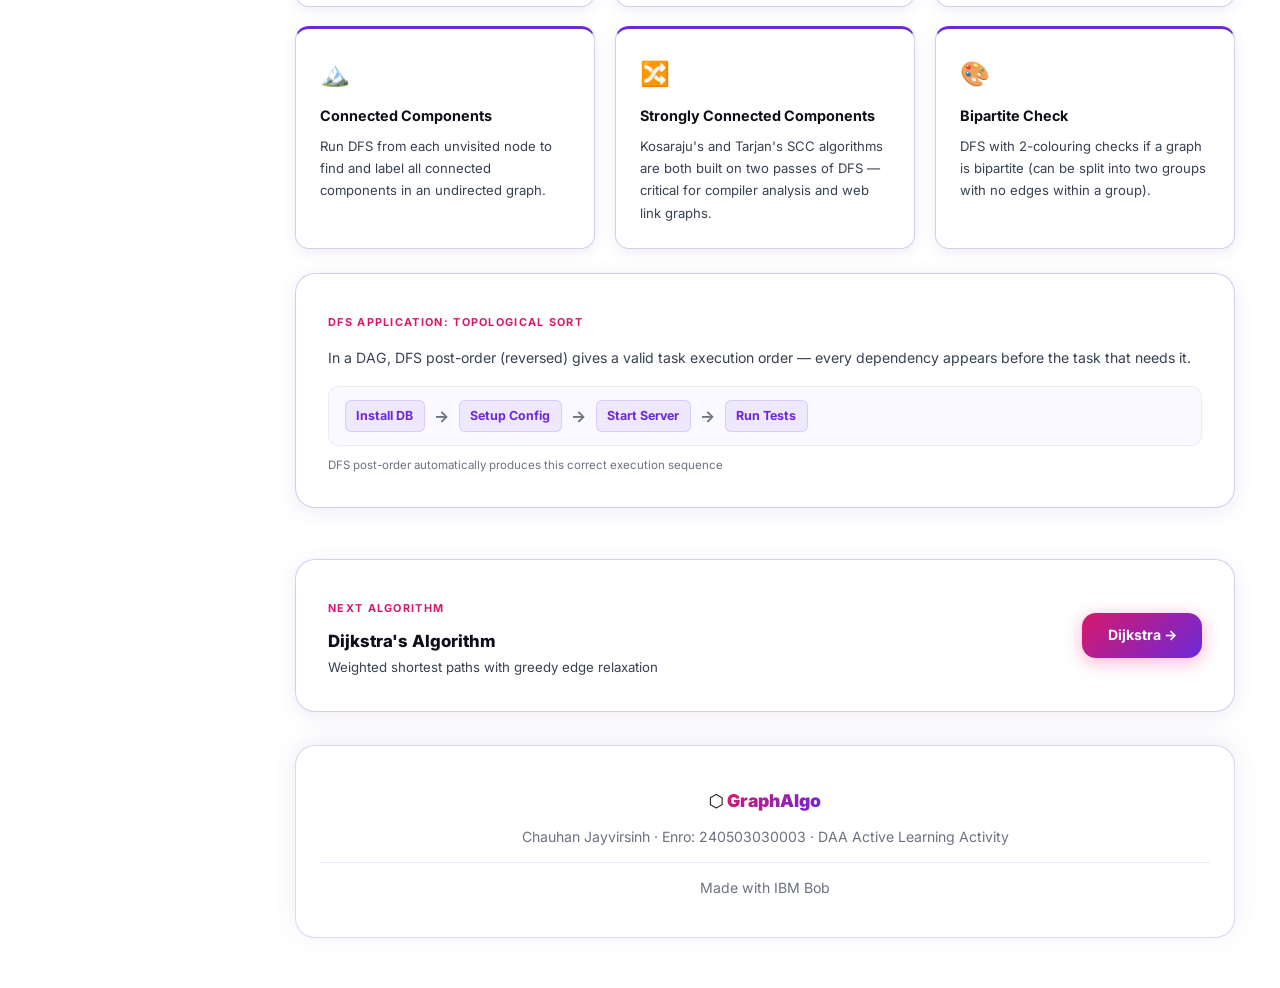
<file: dfs.html>
<!DOCTYPE html>
<html lang="en">
<head>
  <meta charset="UTF-8"/>
  <meta name="viewport" content="width=device-width,initial-scale=1.0"/>
  <title>GraphAlgo — DFS</title>
  <link rel="stylesheet" href="shared.css"/>
</head>
<body>

<button class="sidebar-toggle" id="sidebarToggle"><span></span><span></span><span></span></button>
<div class="app-wrapper">
<aside class="sidebar" id="sidebar">
  <div class="sidebar-brand">
    <div class="sidebar-brand-icon">⬡</div>
    <div><div class="sidebar-brand-name">GraphAlgo<span class="sidebar-brand-dot">.</span></div></div>
  </div>
  <div class="sidebar-user">
    <div class="sidebar-avatar">CJ</div>
    <div>
      <div class="sidebar-user-name">Chauhan Jayvirsinh</div>
      <div class="sidebar-user-role">Enro · 240503030003</div>
    </div>
  </div>
  <div class="sidebar-nav-label">Pages</div>
  <ul class="sidebar-nav">
    <li><a href="index.html"><span class="nav-icon">🏠</span> Home</a></li>
    <li><a href="graphs.html"><span class="nav-icon">📖</span> Graph Types</a></li>
    <li><a href="bfs.html"><span class="nav-icon">🔵</span> BFS</a></li>
    <li class="active"><a href="dfs.html"><span class="nav-icon">🟣</span> DFS</a></li>
    <li><a href="dijkstra.html"><span class="nav-icon">🔷</span> Dijkstra's</a></li>
    <li><a href="compare.html"><span class="nav-icon">📊</span> Compare</a></li>
  </ul>
  <div class="sidebar-nav-label">On this page</div>
  <ul class="sidebar-nav">
    <li><a href="#overview"><span class="nav-icon">📌</span> Overview</a></li>
    <li><a href="#intuition"><span class="nav-icon">💡</span> Intuition</a></li>
    <li><a href="#steps"><span class="nav-icon">📋</span> Algorithm Steps</a></li>
    <li><a href="#visualizer"><span class="nav-icon">▶</span> Visualizer</a></li>
    <li><a href="#example"><span class="nav-icon">📊</span> Worked Example</a></li>
    <li><a href="#code"><span class="nav-icon">💻</span> Code</a></li>
    <li><a href="#applications"><span class="nav-icon">🌍</span> Applications</a></li>
  </ul>
  <div class="sidebar-footer">
    <div class="sf-emoji">🟣</div>
    <div class="sf-title">DFS</div>
    <div class="sf-sub">Depth-First Search</div>
  </div>
</aside>

<main class="main-content">

  <!-- HEADER -->
  <section id="overview" class="section" style="padding-top:0">
    <div class="page-header reveal">
      <div class="breadcrumb"><a href="index.html">Home</a><span>›</span><span>DFS</span></div>
      <div class="page-badge badge-purple">🟣 Algorithm 2 of 3</div>
      <h1 class="page-title">Depth-First Search</h1>
      <p class="page-subtitle">DFS plunges as <strong>deep as possible</strong> down one branch before backtracking to explore others. It's the foundation of cycle detection, topological sort, and maze solving.</p>
      <div class="chip-row"><span class="chip chip-time">⏱ Time: O(V + E)</span><span class="chip chip-space">📦 Space: O(V)</span><span class="chip" style="background:var(--purple-bg);color:var(--purple)">Data Structure: LIFO Stack</span></div>
    </div>

    <!-- Mini animated intro strip -->
    <div class="reveal" style="position:relative;overflow:hidden;background:linear-gradient(135deg,rgba(237,233,254,.5),rgba(221,214,254,.35));border:1.5px solid rgba(139,92,246,.18);border-radius:var(--r-md);padding:1.2rem 1.8rem;margin-bottom:2rem">
      <div style="display:flex;align-items:center;gap:1.2rem;flex-wrap:wrap">
        <div style="font-size:2.2rem;animation:pulseEmoji 3s ease-in-out infinite">🌿</div>
        <div>
          <div style="font-size:.78rem;font-weight:800;text-transform:uppercase;letter-spacing:.08em;color:var(--purple);margin-bottom:.2rem">Deep-First Exploration</div>
          <div style="font-size:.88rem;color:#4c1d95;line-height:1.7">DFS uses a <strong>LIFO stack</strong> (or call stack via recursion) — diving as deep as possible on each branch before backtracking.</div>
        </div>
        <div style="margin-left:auto;display:flex;gap:.8rem;align-items:center;flex-wrap:wrap">
          <div style="text-align:center"><div style="font-size:.65rem;text-transform:uppercase;letter-spacing:.08em;color:var(--purple);font-weight:700">Approach</div><div style="font-size:.95rem;font-weight:800;color:#1e1b4b">Recursive</div><div style="font-size:.65rem;color:#6b7280">or Iterative</div></div>
          <div style="text-align:center"><div style="font-size:.65rem;text-transform:uppercase;letter-spacing:.08em;color:var(--purple);font-weight:700">Structure</div><div style="font-size:.95rem;font-weight:800;color:#1e1b4b">Stack</div><div style="font-size:.65rem;color:#6b7280">LIFO</div></div>
          <div style="text-align:center"><div style="font-size:.65rem;text-transform:uppercase;letter-spacing:.08em;color:var(--purple);font-weight:700">Optimality</div><div style="font-size:.95rem;font-weight:800;color:var(--orange)">❌ No</div><div style="font-size:.65rem;color:#6b7280">No shortest path</div></div>
        </div>
      </div>
    </div>
  </section>

  <!-- INTUITION -->
  <section id="intuition" class="section">
    <div class="section-label reveal">Intuition</div>
    <div class="analogy-banner analogy-purple reveal">
      <div class="analogy-emoji">🌿</div>
      <div class="analogy-body">
        <div class="analogy-title">Think of exploring a maze</div>
        <div class="analogy-text">You enter a maze and always choose the first available corridor. You walk as far as you can until you hit a dead end — then you <strong>backtrack</strong> to the last junction and try the next path. DFS does exactly this: dive deep along one branch, hit a dead end, backtrack, try another direction. The <strong>call stack</strong> (or explicit stack) keeps track of exactly where to backtrack to.</div>
        <div class="analogy-tags">
          <span class="analogy-tag">🌿 One branch at a time</span>
          <span class="analogy-tag">↩️ Backtracking</span>
          <span class="analogy-tag">Stack = path memory</span>
        </div>
      </div>
    </div>

    <div class="grid-2 reveal">
      <div class="callout callout-purple">
        <div class="callout-icon">🟣</div>
        <div>
          <div class="callout-title">Why a Stack (LIFO)?</div>
          <div class="callout-body">A stack stores the path from root to current node. When you go deeper, you push nodes. When you hit a dead end and pop, you automatically return to the last junction. Recursion uses the program's own <em>call stack</em> for this — which is why recursive DFS code is so short.</div>
        </div>
      </div>
      <div class="callout callout-orange">
        <div class="callout-icon">⚠️</div>
        <div>
          <div class="callout-title">DFS does NOT guarantee shortest path</div>
          <div class="callout-body">DFS may reach a node via a long detour when a shorter path exists. It depends on the order neighbours are explored. Use BFS for shortest unweighted paths, Dijkstra for weighted paths.</div>
        </div>
      </div>
    </div>
  </section>

  <!-- STEPS -->
  <section id="steps" class="section">
    <div class="section-label reveal">Algorithm Steps</div>
    <h2 class="section-title reveal">How DFS Works — Step by Step</h2>
    <div class="grid-2 reveal">
      <div class="card">
        <h3 style="font-size:.9rem;font-weight:700;color:var(--text);margin-bottom:1rem;text-transform:uppercase;letter-spacing:.06em">Iterative (Stack) Version</h3>
        <ol class="steps">
          <li><strong>Initialise:</strong> Push the start node onto the stack. Create an empty visited set.</li>
          <li><strong>Pop:</strong> Remove the top node from the stack.</li>
          <li><strong>Check visited:</strong> If already visited, skip it and go back to step 2.</li>
          <li><strong>Mark &amp; process:</strong> Mark the node visited. Record it in the traversal order.</li>
          <li><strong>Push neighbours:</strong> Push all unvisited neighbours onto the stack.</li>
          <li><strong>Repeat:</strong> Go to step 2 until the stack is empty.</li>
        </ol>
      </div>
      <div class="card">
        <h3 style="font-size:.9rem;font-weight:700;color:var(--text);margin-bottom:1rem;text-transform:uppercase;letter-spacing:.06em">Recursive Version</h3>
        <ol class="steps">
          <li><strong>Base case:</strong> If the node is already visited, return immediately.</li>
          <li><strong>Mark visited:</strong> Add current node to the visited set.</li>
          <li><strong>Process:</strong> Record or act on the current node.</li>
          <li><strong>Recurse:</strong> For each unvisited neighbour, call DFS recursively.</li>
          <li><strong>Backtrack:</strong> When the recursion returns, you're automatically back at the previous node — no manual stack management needed.</li>
        </ol>
        <div class="callout callout-purple" style="margin-top:1rem">
          <div class="callout-icon">💡</div>
          <div>
            <div class="callout-title">Recursive = Iterative with implicit stack</div>
            <div class="callout-body">Both versions produce the same result but may differ in exact traversal order depending on neighbour processing order.</div>
          </div>
        </div>
      </div>
    </div>
  </section>

  <!-- VISUALIZER -->
  <section id="visualizer" class="section">
    <div class="section-label reveal">Interactive</div>
    <h2 class="section-title reveal">DFS Live Visualizer</h2>
    <p class="section-sub reveal">Watch DFS dive deep before backtracking. Compare with BFS — same graph, very different order!</p>
    <div class="viz-panel reveal" style="border-color:rgba(139,92,246,.2)">
      <div class="viz-header">
        <span class="viz-title">DFS — Graph: A,B,C,D,E,F,G</span>
        <span class="viz-status-dot" id="dfsStatusDot"></span>
      </div>
      <div class="viz-legend">
        <span class="leg leg-unvisited"><span class="leg-dot"></span>Unvisited</span>
        <span class="leg leg-queued"><span class="leg-dot"></span>On Stack</span>
        <span class="leg leg-current"><span class="leg-dot"></span>Current</span>
        <span class="leg leg-visited"><span class="leg-dot"></span>Visited</span>
      </div>
      <div class="viz-canvas-wrap"><canvas id="dfsCanvas"></canvas></div>
      <div class="viz-action">
        <span class="viz-action-icon">ℹ️</span>
        <span class="viz-action-text" id="dfsActionText">Press ▶ Play to start, or → Step for manual control</span>
      </div>
      <div class="viz-progress">
        <div class="viz-progress-bar"><div class="viz-progress-fill" id="dfsProgressFill" style="background:var(--grad-pink)"></div></div>
        <span class="viz-progress-text" id="dfsProgressText">Step 0 / 0</span>
      </div>
      <div class="viz-controls">
        <button class="viz-btn viz-btn-purple" id="dfsPlay">▶ Play</button>
        <button class="viz-btn viz-btn-purple" id="dfsStep">→ Step</button>
        <button class="viz-btn viz-btn-speed" id="dfsSpeed">1×</button>
        <button class="viz-btn viz-btn-reset" id="dfsReset">↺ Reset</button>
      </div>
      <div class="viz-data-row">
        <div class="viz-data-box">
          <div class="lbl">Stack (Top → Bottom)</div>
          <div class="val" style="color:var(--purple)" id="dfsStackVal">[ ]</div>
        </div>
        <div class="viz-data-box">
          <div class="lbl">Visit Order</div>
          <div class="val" id="dfsOrderVal">—</div>
        </div>
      </div>
    </div>
  </section>

  <!-- WORKED EXAMPLE -->
  <section id="example" class="section">
    <div class="section-label reveal">Worked Example</div>
    <h2 class="section-title reveal">Trace — Same Graph as BFS for Comparison</h2>
    <p class="section-sub reveal">Graph: A–B, A–C, B–D, B–E, C–E. Notice the completely different order from BFS!</p>
    <div class="worked-ex we-purple reveal">
      <div class="we-head">DFS from A — iterative (LIFO stack)</div>
      <div style="overflow-x:auto">
        <table class="we-table">
          <thead>
            <tr><th>Step</th><th>Action</th><th>Stack (top first)</th><th>Visited</th></tr>
          </thead>
          <tbody>
            <tr><td>Init</td><td>Push A</td><td>[A]</td><td>{ }</td></tr>
            <tr class="we-hl-p"><td>1</td><td>Pop <strong>A</strong>, mark visited. Push C, B (reversed so B on top)</td><td>[C, B]</td><td>{A}</td></tr>
            <tr><td>2</td><td>Pop <strong>B</strong> (LIFO — last pushed = B). Mark visited. Push E, D</td><td>[C, E, D]</td><td>{A,B}</td></tr>
            <tr><td>3</td><td>Pop <strong>D</strong>. Mark visited. No unvisited neighbours</td><td>[C, E]</td><td>{A,B,D}</td></tr>
            <tr><td>4</td><td>Pop <strong>E</strong>. Mark visited. No unvisited neighbours</td><td>[C]</td><td>{A,B,D,E}</td></tr>
            <tr class="we-done"><td>5</td><td>Pop <strong>C</strong>. Mark visited. E already visited. Stack empty ✅</td><td>[ ]</td><td>{A,B,D,E,C}</td></tr>
          </tbody>
        </table>
      </div>
      <div class="we-result" style="color:var(--purple);border-top-color:rgba(139,92,246,.12);background:rgba(139,92,246,.03)">
        DFS order: A → B → D → E → C &nbsp;|&nbsp; Compare: BFS gave A → B → C → D → E — completely different!
      </div>
    </div>
  </section>

  <!-- CODE -->
  <section id="code" class="section">
    <div class="section-label reveal">Implementation</div>
    <h2 class="section-title reveal">Python Code — Three Versions</h2>
    <div class="grid-2 reveal">
      <div class="code-block">
        <div class="code-header"><span class="lang-tag lt-py">Python</span><span>Recursive DFS</span></div>
<pre><code><span class="kw">def</span> <span class="fn">dfs_recursive</span>(graph, node, visited=<span class="kw">None</span>):
    <span class="kw">if</span> visited <span class="kw">is None</span>: visited = set()
    visited.add(node)           <span class="cm"># ① mark</span>
    print(node)                 <span class="cm"># ② process</span>
    <span class="kw">for</span> nb <span class="kw">in</span> graph[node]:
        <span class="kw">if</span> nb <span class="kw">not in</span> visited:
            <span class="fn">dfs_recursive</span>(graph, nb, visited)
    <span class="cm"># ③ backtrack = function returns here</span>
    <span class="kw">return</span> visited

<span class="cm"># Iterative DFS (explicit stack)</span>
<span class="kw">def</span> <span class="fn">dfs_iterative</span>(graph, start):
    visited, stack, order = set(), [start], []
    <span class="kw">while</span> stack:
        node = stack.pop()      <span class="cm"># LIFO</span>
        <span class="kw">if</span> node <span class="kw">not in</span> visited:
            visited.add(node)
            order.append(node)
            <span class="kw">for</span> nb <span class="kw">in</span> graph[node]:
                <span class="kw">if</span> nb <span class="kw">not in</span> visited:
                    stack.append(nb)
    <span class="kw">return</span> order</code></pre>
      </div>
      <div class="code-block">
        <div class="code-header"><span class="lang-tag lt-py">Python</span><span>DFS — Cycle Detection &amp; Topo Sort</span></div>
<pre><code><span class="cm"># Cycle detection in directed graph</span>
<span class="kw">def</span> <span class="fn">has_cycle</span>(graph, node, visited, in_stack):
    visited.add(node); in_stack.add(node)
    <span class="kw">for</span> nb <span class="kw">in</span> graph[node]:
        <span class="kw">if</span> nb <span class="kw">not in</span> visited:
            <span class="kw">if</span> <span class="fn">has_cycle</span>(graph, nb, visited, in_stack):
                <span class="kw">return True</span>
        <span class="kw">elif</span> nb <span class="kw">in</span> in_stack:
            <span class="kw">return True</span>   <span class="cm"># back edge = cycle!</span>
    in_stack.discard(node)
    <span class="kw">return False</span>

<span class="cm"># Topological sort (DFS post-order)</span>
<span class="kw">def</span> <span class="fn">topo_sort</span>(graph):
    visited, result = set(), []
    <span class="kw">def</span> <span class="fn">dfs</span>(node):
        visited.add(node)
        <span class="kw">for</span> nb <span class="kw">in</span> graph[node]:
            <span class="kw">if</span> nb <span class="kw">not in</span> visited:
                <span class="fn">dfs</span>(nb)
        result.append(node)     <span class="cm"># post-order</span>
    <span class="kw">for</span> node <span class="kw">in</span> graph:
        <span class="kw">if</span> node <span class="kw">not in</span> visited:
            <span class="fn">dfs</span>(node)
    <span class="kw">return</span> result[::-<span class="nm">1</span>]      <span class="cm"># reverse = topo order</span></code></pre>
      </div>
    </div>
  </section>

  <!-- APPLICATIONS -->
  <section id="applications" class="section">
    <div class="section-label reveal">3. Applications</div>
    <h2 class="section-title reveal">Where DFS is Used</h2>
    <div class="grid-3 reveal stagger">
      <div class="card-sm" style="border-top:3px solid var(--purple)">
        <div style="font-size:1.5rem;margin-bottom:.5rem">🔄</div>
        <h3 style="font-size:.9rem;font-weight:700;color:var(--text);margin-bottom:.4rem">Cycle Detection</h3>
        <p style="font-size:.82rem;color:var(--text-sub);line-height:1.7">DFS detects cycles in directed graphs using a "currently in stack" flag. If you encounter a node already in the current path — cycle found!</p>
      </div>
      <div class="card-sm" style="border-top:3px solid var(--purple)">
        <div style="font-size:1.5rem;margin-bottom:.5rem">📦</div>
        <h3 style="font-size:.9rem;font-weight:700;color:var(--text);margin-bottom:.4rem">Topological Sorting</h3>
        <p style="font-size:.82rem;color:var(--text-sub);line-height:1.7">DFS post-order (reversed) gives a valid topological ordering of a DAG — used by npm, pip, Maven for dependency resolution.</p>
      </div>
      <div class="card-sm" style="border-top:3px solid var(--purple)">
        <div style="font-size:1.5rem;margin-bottom:.5rem">🧩</div>
        <h3 style="font-size:.9rem;font-weight:700;color:var(--text);margin-bottom:.4rem">Maze Solving &amp; Backtracking</h3>
        <p style="font-size:.82rem;color:var(--text-sub);line-height:1.7">DFS with backtracking is the classic maze-solving algorithm. Also used in Sudoku solvers and N-Queens puzzles.</p>
      </div>
      <div class="card-sm" style="border-top:3px solid var(--purple)">
        <div style="font-size:1.5rem;margin-bottom:.5rem">🏔️</div>
        <h3 style="font-size:.9rem;font-weight:700;color:var(--text);margin-bottom:.4rem">Connected Components</h3>
        <p style="font-size:.82rem;color:var(--text-sub);line-height:1.7">Run DFS from each unvisited node to find and label all connected components in an undirected graph.</p>
      </div>
      <div class="card-sm" style="border-top:3px solid var(--purple)">
        <div style="font-size:1.5rem;margin-bottom:.5rem">🔀</div>
        <h3 style="font-size:.9rem;font-weight:700;color:var(--text);margin-bottom:.4rem">Strongly Connected Components</h3>
        <p style="font-size:.82rem;color:var(--text-sub);line-height:1.7">Kosaraju's and Tarjan's SCC algorithms are both built on two passes of DFS — critical for compiler analysis and web link graphs.</p>
      </div>
      <div class="card-sm" style="border-top:3px solid var(--purple)">
        <div style="font-size:1.5rem;margin-bottom:.5rem">🎨</div>
        <h3 style="font-size:.9rem;font-weight:700;color:var(--text);margin-bottom:.4rem">Bipartite Check</h3>
        <p style="font-size:.82rem;color:var(--text-sub);line-height:1.7">DFS with 2-colouring checks if a graph is bipartite (can be split into two groups with no edges within a group).</p>
      </div>
    </div>

    <!-- Topo sort visual -->
    <div class="card reveal" style="margin-top:1.5rem">
      <div class="section-label" style="margin-bottom:.8rem">DFS Application: Topological Sort</div>
      <p style="font-size:.88rem;color:var(--text-sub);line-height:1.8;margin-bottom:1rem">In a DAG, DFS post-order (reversed) gives a valid task execution order — every dependency appears before the task that needs it.</p>
      <div style="display:flex;align-items:center;gap:.6rem;flex-wrap:wrap;padding:.8rem 1rem;background:rgba(249,248,255,.8);border-radius:var(--r-sm);border:1px solid rgba(139,92,246,.1)">
        <span style="padding:.25rem .65rem;background:var(--purple-bg);border:1px solid rgba(139,92,246,.2);border-radius:6px;font-size:.78rem;font-weight:700;color:var(--purple)">Install DB</span>
        <span style="color:var(--text-muted);font-weight:700">→</span>
        <span style="padding:.25rem .65rem;background:var(--purple-bg);border:1px solid rgba(139,92,246,.2);border-radius:6px;font-size:.78rem;font-weight:700;color:var(--purple)">Setup Config</span>
        <span style="color:var(--text-muted);font-weight:700">→</span>
        <span style="padding:.25rem .65rem;background:var(--purple-bg);border:1px solid rgba(139,92,246,.2);border-radius:6px;font-size:.78rem;font-weight:700;color:var(--purple)">Start Server</span>
        <span style="color:var(--text-muted);font-weight:700">→</span>
        <span style="padding:.25rem .65rem;background:var(--purple-bg);border:1px solid rgba(139,92,246,.2);border-radius:6px;font-size:.78rem;font-weight:700;color:var(--purple)">Run Tests</span>
      </div>
      <p style="font-size:.72rem;color:var(--text-muted);margin-top:.6rem">DFS post-order automatically produces this correct execution sequence</p>
    </div>
  </section>

  <!-- NAV TO NEXT -->
  <div class="card reveal" style="display:flex;align-items:center;justify-content:space-between;flex-wrap:wrap;gap:1rem">
    <div>
      <div class="section-label">Next Algorithm</div>
      <h3 style="font-size:1.05rem;font-weight:800;color:var(--text)">Dijkstra's Algorithm</h3>
      <p style="font-size:.83rem;color:var(--text-sub)">Weighted shortest paths with greedy edge relaxation</p>
    </div>
    <a href="dijkstra.html" class="btn btn-pink">Dijkstra →</a>
  </div>

  <footer class="footer" style="margin-top:2rem">
    <div class="footer-brand">⬡ <span>GraphAlgo</span></div>
    <p>Chauhan Jayvirsinh · Enro: 240503030003 · DAA Active Learning Activity</p>
    <p class="footer-made">Made with IBM Bob</p>
  </footer>
</main>
</div>
<script src="nav.js"></script>
<script src="graph-visualizer.js"></script>
</body>
</html>
</file>
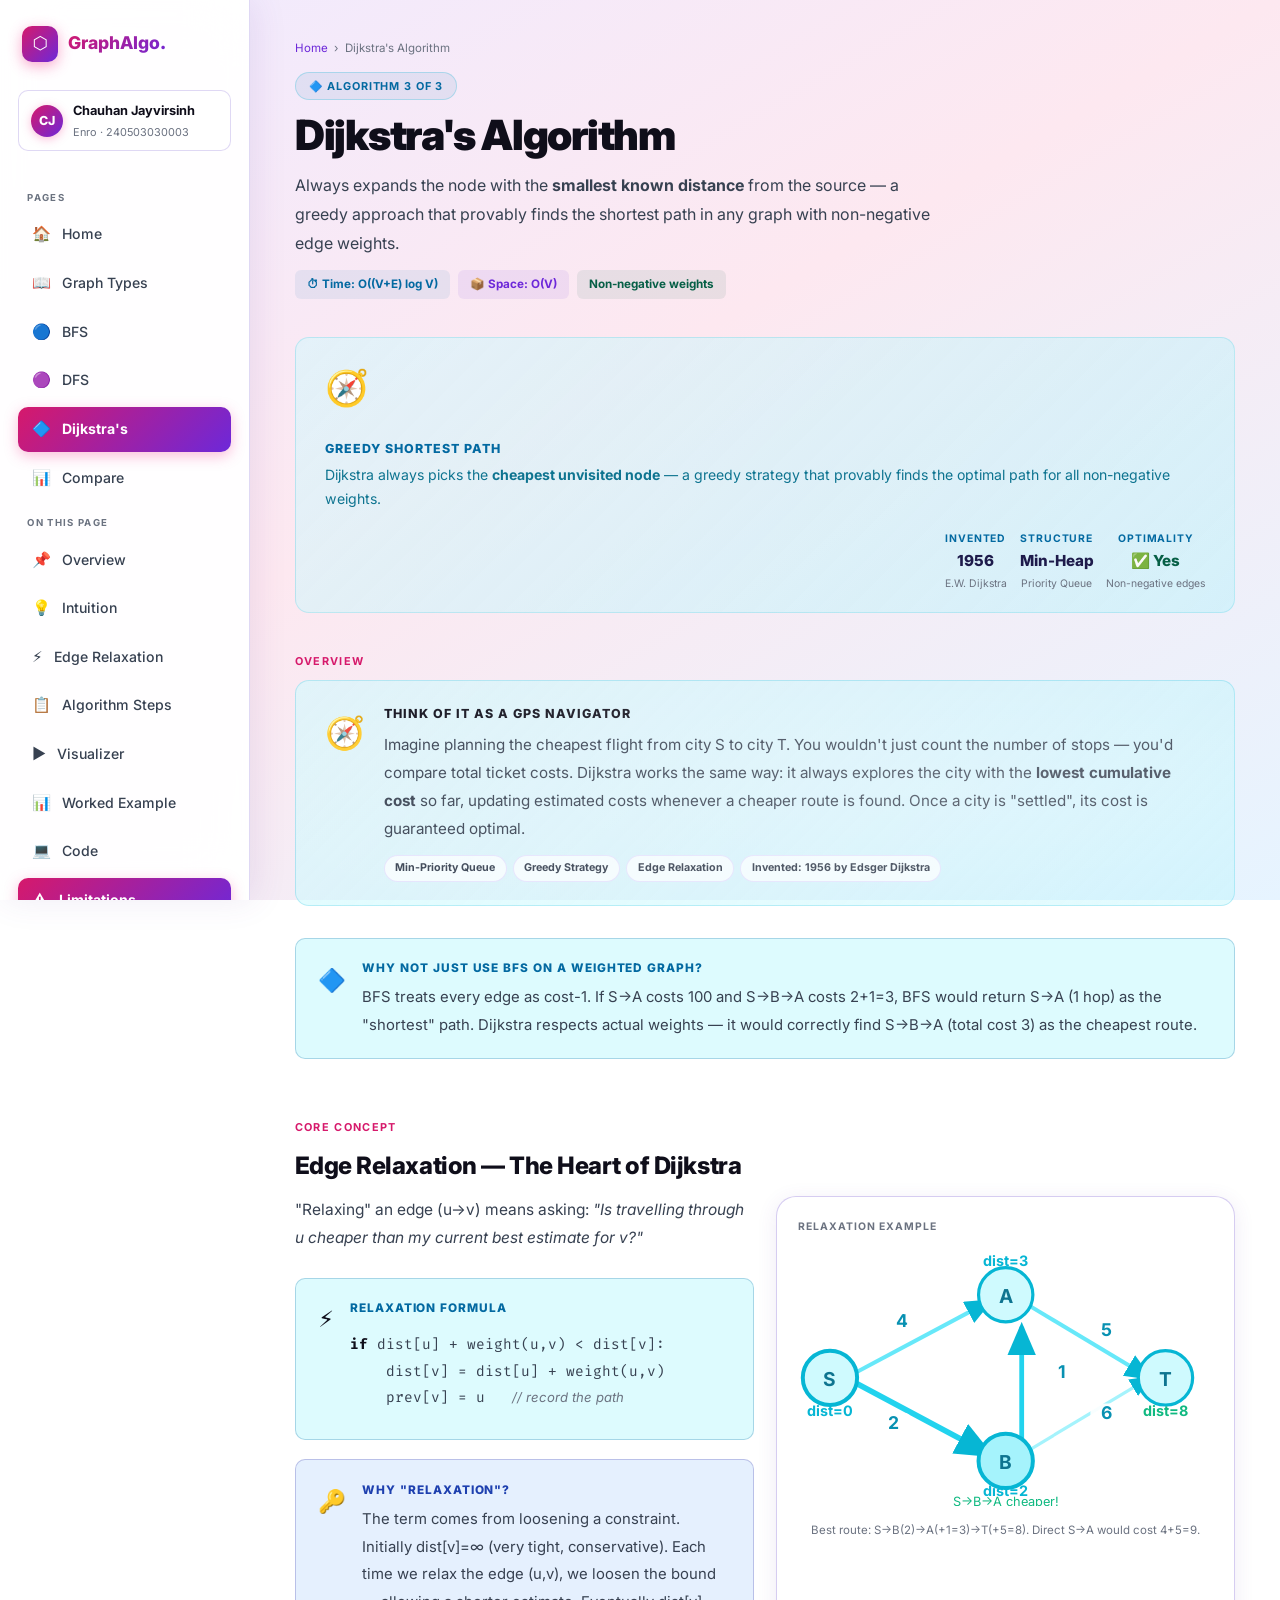
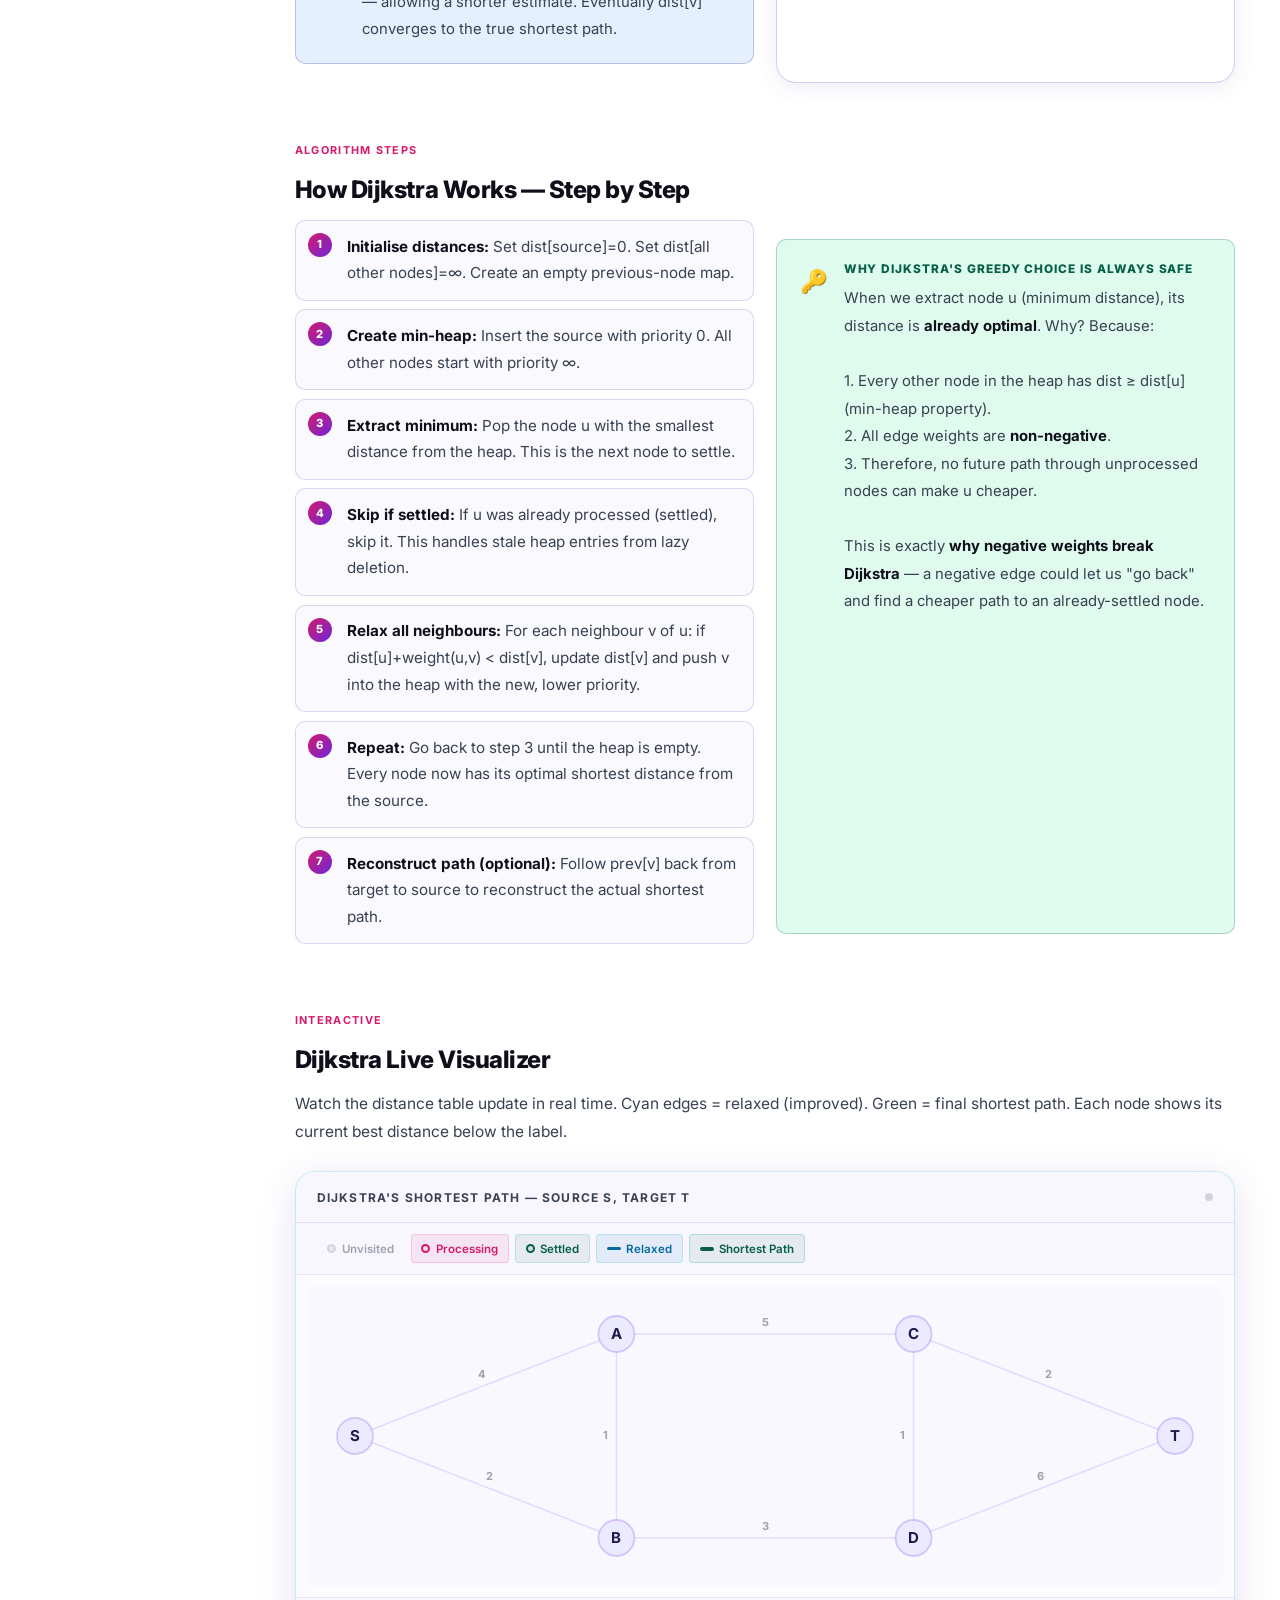
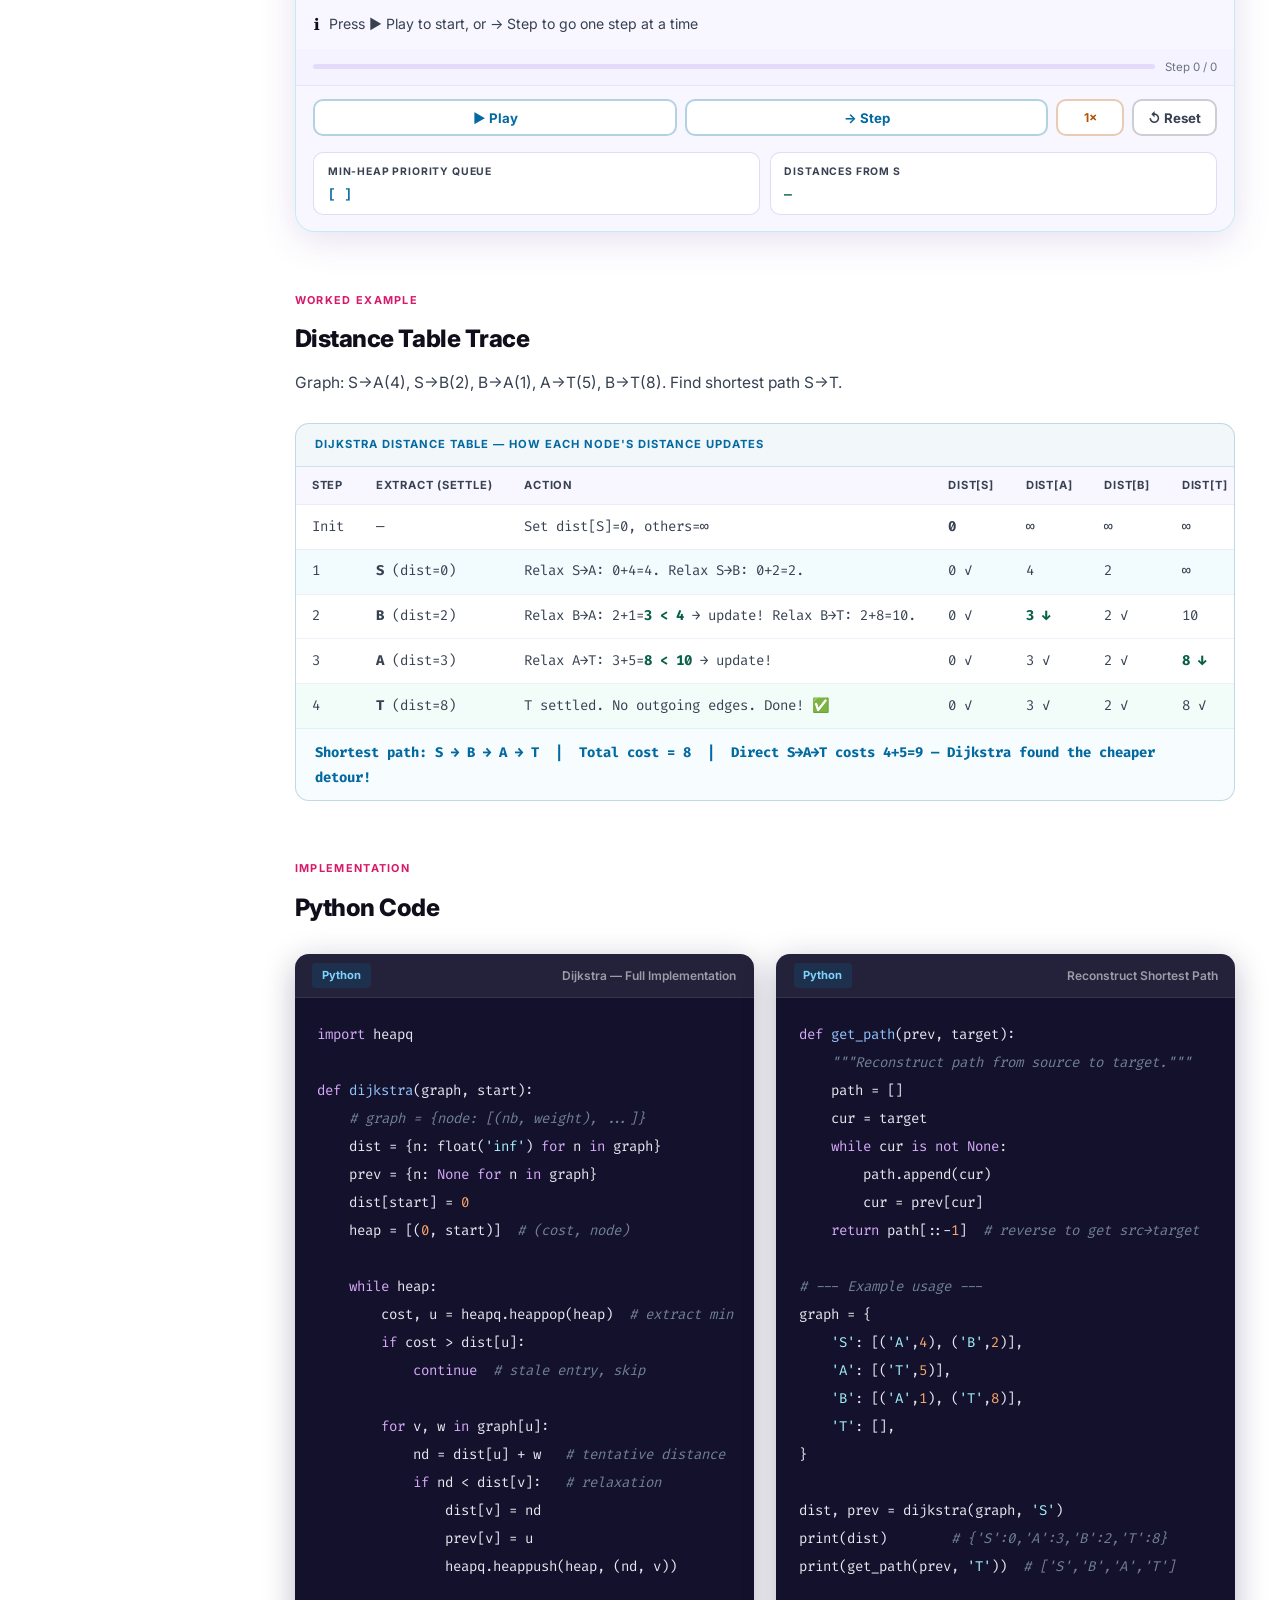
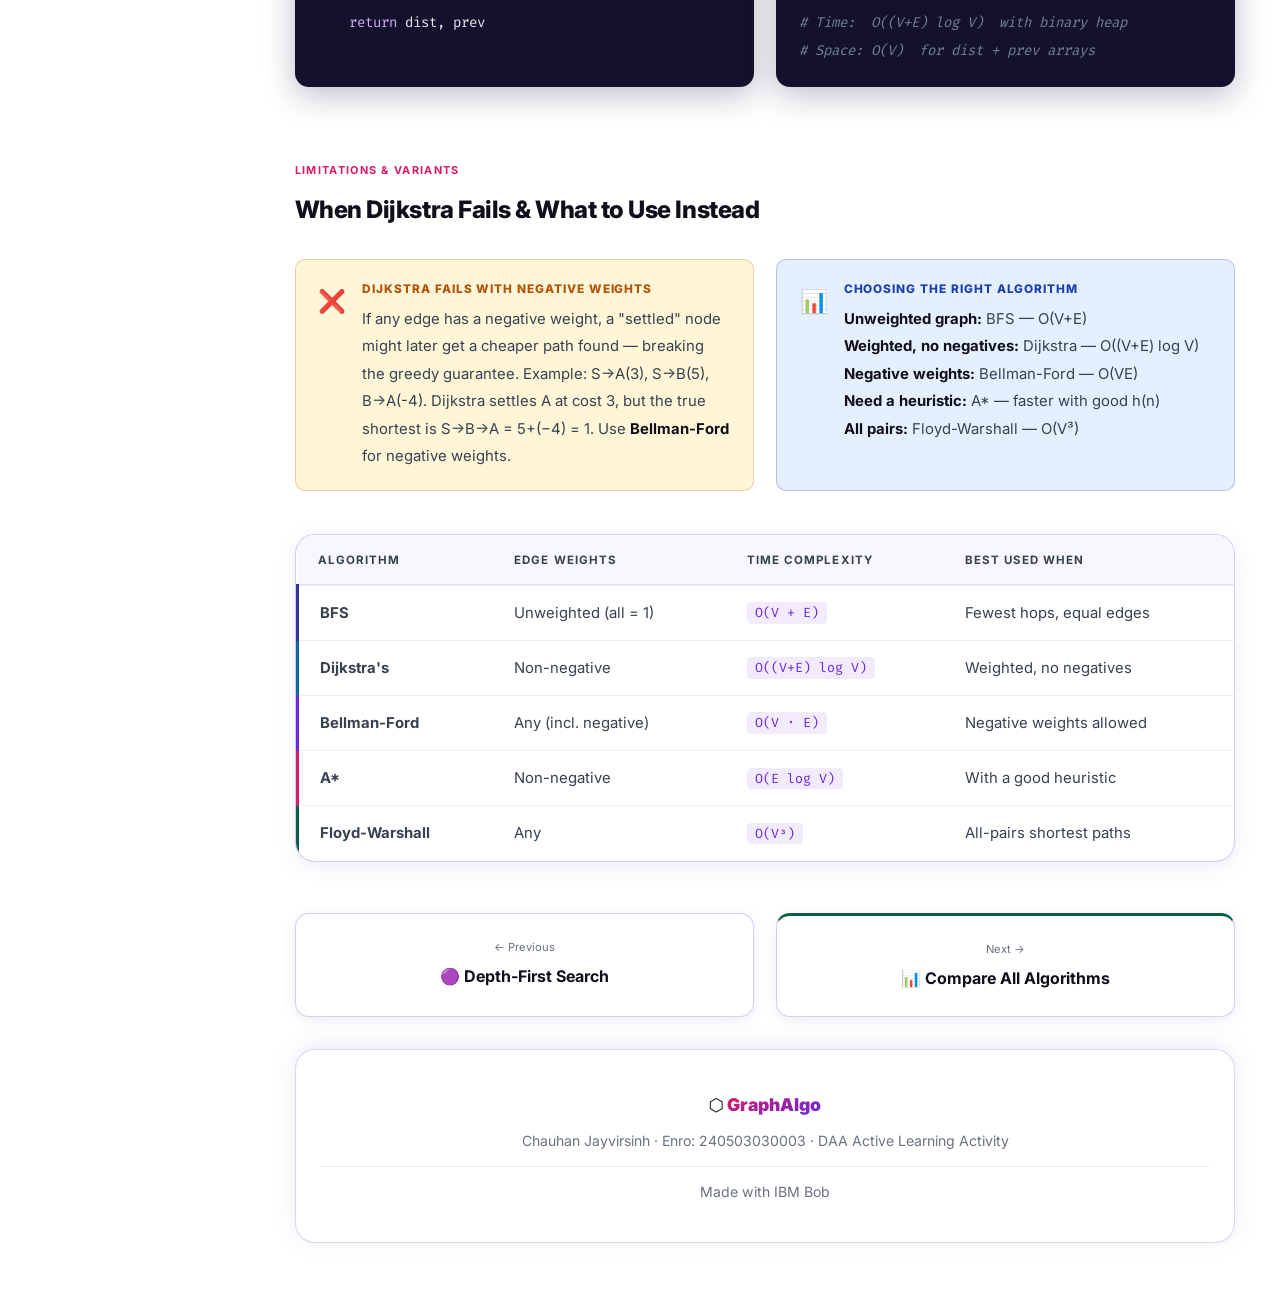
<file: dijkstra.html>
<!DOCTYPE html>
<html lang="en">
<head>
  <meta charset="UTF-8"/>
  <meta name="viewport" content="width=device-width,initial-scale=1.0"/>
  <title>GraphAlgo — Dijkstra's Algorithm</title>
  <link rel="stylesheet" href="shared.css"/>
</head>
<body>
<button class="sidebar-toggle" id="sidebarToggle"><span></span><span></span><span></span></button>
<div class="app-wrapper">
<aside class="sidebar" id="sidebar">
  <div class="sidebar-brand">
    <div class="sidebar-brand-icon">⬡</div>
    <div><div class="sidebar-brand-name">GraphAlgo<span class="sidebar-brand-dot">.</span></div></div>
  </div>
  <div class="sidebar-user">
    <div class="sidebar-avatar">CJ</div>
    <div>
      <div class="sidebar-user-name">Chauhan Jayvirsinh</div>
      <div class="sidebar-user-role">Enro · 240503030003</div>
    </div>
  </div>
  <div class="sidebar-nav-label">Pages</div>
  <ul class="sidebar-nav">
    <li><a href="index.html"><span class="nav-icon">🏠</span> Home</a></li>
    <li><a href="graphs.html"><span class="nav-icon">📖</span> Graph Types</a></li>
    <li><a href="bfs.html"><span class="nav-icon">🔵</span> BFS</a></li>
    <li><a href="dfs.html"><span class="nav-icon">🟣</span> DFS</a></li>
    <li class="active"><a href="dijkstra.html"><span class="nav-icon">🔷</span> Dijkstra's</a></li>
    <li><a href="compare.html"><span class="nav-icon">📊</span> Compare</a></li>
  </ul>
  <div class="sidebar-nav-label">On this page</div>
  <ul class="sidebar-nav">
    <li><a href="#overview"><span class="nav-icon">📌</span> Overview</a></li>
    <li><a href="#intuition"><span class="nav-icon">💡</span> Intuition</a></li>
    <li><a href="#relaxation"><span class="nav-icon">⚡</span> Edge Relaxation</a></li>
    <li><a href="#steps"><span class="nav-icon">📋</span> Algorithm Steps</a></li>
    <li><a href="#visualizer"><span class="nav-icon">▶️</span> Visualizer</a></li>
    <li><a href="#worked-example"><span class="nav-icon">📊</span> Worked Example</a></li>
    <li><a href="#code"><span class="nav-icon">💻</span> Code</a></li>
    <li><a href="#limits"><span class="nav-icon">⚠️</span> Limitations</a></li>
  </ul>
  <div class="sidebar-footer">
    <div class="sf-emoji">🔷</div>
    <div class="sf-title">Dijkstra's</div>
    <div class="sf-sub">Weighted Shortest Path</div>
  </div>
</aside>

<main class="main-content">

  <!-- HEADER -->
  <div class="page-header reveal">
    <div class="breadcrumb"><a href="index.html">Home</a><span>›</span><span>Dijkstra's Algorithm</span></div>
    <div class="page-badge badge-cyan">🔷 Algorithm 3 of 3</div>
    <h1 class="page-title">Dijkstra's Algorithm</h1>
    <p class="page-subtitle">Always expands the node with the <strong>smallest known distance</strong> from the source — a greedy approach that provably finds the shortest path in any graph with non-negative edge weights.</p>
    <div class="chip-row">
      <span class="chip chip-cyan">⏱ Time: O((V+E) log V)</span>
      <span class="chip chip-space">📦 Space: O(V)</span>
      <span class="chip chip-green">Non-negative weights</span>
    </div>
  </div>

  <!-- Mini animated intro strip -->
  <div class="reveal" style="position:relative;overflow:hidden;background:linear-gradient(135deg,rgba(207,250,254,.5),rgba(165,243,252,.35));border:1.5px solid rgba(6,182,212,.18);border-radius:var(--r-md);padding:1.2rem 1.8rem;margin-bottom:2rem">
    <div style="display:flex;align-items:center;gap:1.2rem;flex-wrap:wrap">
      <div style="font-size:2.2rem;animation:pulseEmoji 3s ease-in-out infinite">🧭</div>
      <div>
        <div style="font-size:.78rem;font-weight:800;text-transform:uppercase;letter-spacing:.08em;color:var(--cyan);margin-bottom:.2rem">Greedy Shortest Path</div>
        <div style="font-size:.88rem;color:#0e7490;line-height:1.7">Dijkstra always picks the <strong>cheapest unvisited node</strong> — a greedy strategy that provably finds the optimal path for all non-negative weights.</div>
      </div>
      <div style="margin-left:auto;display:flex;gap:.8rem;align-items:center;flex-wrap:wrap">
        <div style="text-align:center"><div style="font-size:.65rem;text-transform:uppercase;letter-spacing:.08em;color:var(--cyan);font-weight:700">Invented</div><div style="font-size:.95rem;font-weight:800;color:#1e1b4b">1956</div><div style="font-size:.65rem;color:#6b7280">E.W. Dijkstra</div></div>
        <div style="text-align:center"><div style="font-size:.65rem;text-transform:uppercase;letter-spacing:.08em;color:var(--cyan);font-weight:700">Structure</div><div style="font-size:.95rem;font-weight:800;color:#1e1b4b">Min-Heap</div><div style="font-size:.65rem;color:#6b7280">Priority Queue</div></div>
        <div style="text-align:center"><div style="font-size:.65rem;text-transform:uppercase;letter-spacing:.08em;color:var(--cyan);font-weight:700">Optimality</div><div style="font-size:.95rem;font-weight:800;color:var(--green)">✅ Yes</div><div style="font-size:.65rem;color:#6b7280">Non-negative edges</div></div>
      </div>
    </div>
  </div>

  <!-- OVERVIEW -->
  <section id="overview" class="section">
    <div class="section-label reveal">Overview</div>
    <div class="analogy-banner analogy-cyan reveal">
      <div class="analogy-emoji">🧭</div>
      <div class="analogy-body">
        <div class="analogy-title">Think of it as a GPS navigator</div>
        <div class="analogy-text">Imagine planning the cheapest flight from city S to city T. You wouldn't just count the number of stops — you'd compare total ticket costs. Dijkstra works the same way: it always explores the city with the <strong>lowest cumulative cost</strong> so far, updating estimated costs whenever a cheaper route is found. Once a city is "settled", its cost is guaranteed optimal.</div>
        <div class="analogy-tags">
          <span class="analogy-tag">Min-Priority Queue</span>
          <span class="analogy-tag">Greedy Strategy</span>
          <span class="analogy-tag">Edge Relaxation</span>
          <span class="analogy-tag">Invented: 1956 by Edsger Dijkstra</span>
        </div>
      </div>
    </div>

    <div class="callout callout-cyan reveal">
      <div class="callout-icon">🔷</div>
      <div>
        <div class="callout-title">Why not just use BFS on a weighted graph?</div>
        <div class="callout-body">BFS treats every edge as cost-1. If S→A costs 100 and S→B→A costs 2+1=3, BFS would return S→A (1 hop) as the "shortest" path. Dijkstra respects actual weights — it would correctly find S→B→A (total cost 3) as the cheapest route.</div>
      </div>
    </div>
  </section>

  <!-- EDGE RELAXATION -->
  <section id="relaxation" class="section">
    <div class="section-label reveal">Core Concept</div>
    <h2 class="section-title reveal">Edge Relaxation — The Heart of Dijkstra</h2>
    <div class="grid-2 reveal">
      <div>
        <p class="section-sub">"Relaxing" an edge (u→v) means asking: <em>"Is travelling through u cheaper than my current best estimate for v?"</em></p>
        <div class="callout callout-cyan" style="margin-bottom:1rem">
          <div class="callout-icon">⚡</div>
          <div>
            <div class="callout-title">Relaxation Formula</div>
            <div class="callout-body" style="font-family:var(--mono);font-size:.9rem;padding:.5rem 0">
              <strong>if</strong> dist[u] + weight(u,v) &lt; dist[v]:<br/>
              &nbsp;&nbsp;&nbsp;&nbsp;dist[v] = dist[u] + weight(u,v)<br/>
              &nbsp;&nbsp;&nbsp;&nbsp;prev[v] = u &nbsp; <span style="font-style:italic;font-family:var(--font);font-size:.82rem;color:var(--text-muted)">// record the path</span>
            </div>
          </div>
        </div>
        <div class="callout callout-blue">
          <div class="callout-icon">🔑</div>
          <div>
            <div class="callout-title">Why "relaxation"?</div>
            <div class="callout-body">The term comes from loosening a constraint. Initially dist[v]=∞ (very tight, conservative). Each time we relax the edge (u,v), we loosen the bound — allowing a shorter estimate. Eventually dist[v] converges to the true shortest path.</div>
          </div>
        </div>
      </div>
      <div class="card" style="padding:1.3rem">
        <div style="font-size:.65rem;font-weight:700;text-transform:uppercase;letter-spacing:.1em;color:var(--text-muted);margin-bottom:.9rem">Relaxation Example</div>
        <svg viewBox="0 0 260 160" xmlns="http://www.w3.org/2000/svg" style="width:100%;display:block;margin-bottom:.9rem">
          <defs>
            <marker id="dij-arr" markerWidth="7" markerHeight="7" refX="6" refY="3" orient="auto">
              <path d="M0,0 L0,6 L7,3 z" fill="#06b6d4"/>
            </marker>
          </defs>
          <!-- edges -->
          <line x1="30" y1="80" x2="120" y2="32" stroke="#67e8f9" stroke-width="2.5" marker-end="url(#dij-arr)"/>
          <line x1="30" y1="80" x2="120" y2="128" stroke="#22d3ee" stroke-width="3.5" marker-end="url(#dij-arr)"/>
          <line x1="140" y1="128" x2="220" y2="80" stroke="#a5f3fc" stroke-width="2" marker-end="url(#dij-arr)"/>
          <line x1="140" y1="128" x2="140" y2="48" stroke="#22d3ee" stroke-width="3" marker-end="url(#dij-arr)"/>
          <line x1="140" y1="32" x2="220" y2="80" stroke="#67e8f9" stroke-width="2.5" marker-end="url(#dij-arr)"/>
          <!-- weight labels -->
          <rect x="55" y="38" width="20" height="13" rx="3" fill="white" opacity=".92"/><text x="65" y="48" text-anchor="middle" font-size="11" font-weight="bold" fill="#0891b2">4</text>
          <rect x="50" y="102" width="20" height="13" rx="3" fill="white" opacity=".92"/><text x="60" y="112" text-anchor="middle" font-size="11" font-weight="bold" fill="#0891b2">2</text>
          <rect x="155" y="70" width="20" height="13" rx="3" fill="white" opacity=".92"/><text x="165" y="80" text-anchor="middle" font-size="11" font-weight="bold" fill="#0891b2">1</text>
          <rect x="183" y="96" width="20" height="13" rx="3" fill="white" opacity=".92"/><text x="193" y="106" text-anchor="middle" font-size="11" font-weight="bold" fill="#0891b2">6</text>
          <rect x="183" y="44" width="20" height="13" rx="3" fill="white" opacity=".92"/><text x="193" y="54" text-anchor="middle" font-size="11" font-weight="bold" fill="#0891b2">5</text>
          <!-- nodes -->
          <circle cx="20" cy="80" r="17" fill="#cffafe" stroke="#06b6d4" stroke-width="2.5"/><text x="20" y="85" text-anchor="middle" font-size="12" font-weight="bold" fill="#0e7490">S</text>
          <circle cx="130" cy="28" r="17" fill="#cffafe" stroke="#06b6d4" stroke-width="2"/><text x="130" y="33" text-anchor="middle" font-size="12" font-weight="bold" fill="#0e7490">A</text>
          <circle cx="130" cy="132" r="17" fill="#a5f3fc" stroke="#06b6d4" stroke-width="2.5"/><text x="130" y="137" text-anchor="middle" font-size="12" font-weight="bold" fill="#0e7490">B</text>
          <circle cx="230" cy="80" r="17" fill="#cffafe" stroke="#06b6d4" stroke-width="2"/><text x="230" y="85" text-anchor="middle" font-size="12" font-weight="bold" fill="#0e7490">T</text>
          <!-- dist labels below -->
          <text x="20" y="104" text-anchor="middle" font-size="9" font-weight="bold" fill="#06b6d4">dist=0</text>
          <text x="130" y="154" text-anchor="middle" font-size="9" font-weight="bold" fill="#06b6d4">dist=2</text>
          <text x="130" y="10" text-anchor="middle" font-size="9" font-weight="bold" fill="#06b6d4">dist=3</text>
          <text x="230" y="104" text-anchor="middle" font-size="9" font-weight="bold" fill="#10b981">dist=8</text>
          <text x="130" y="156" text-anchor="middle" font-size="8" fill="#10b981" dy="4">S→B→A cheaper!</text>
        </svg>
        <p style="font-size:.72rem;color:var(--text-muted);text-align:center">Best route: S→B(2)→A(+1=3)→T(+5=8). Direct S→A would cost 4+5=9.</p>
      </div>
    </div>
  </section>

  <!-- ALGORITHM STEPS -->
  <section id="steps" class="section">
    <div class="section-label reveal">Algorithm Steps</div>
    <h2 class="section-title reveal">How Dijkstra Works — Step by Step</h2>
    <div class="grid-2 reveal">
      <div>
        <ol class="steps">
          <li><strong>Initialise distances:</strong> Set dist[source]=0. Set dist[all other nodes]=∞. Create an empty previous-node map.</li>
          <li><strong>Create min-heap:</strong> Insert the source with priority 0. All other nodes start with priority ∞.</li>
          <li><strong>Extract minimum:</strong> Pop the node u with the smallest distance from the heap. This is the next node to settle.</li>
          <li><strong>Skip if settled:</strong> If u was already processed (settled), skip it. This handles stale heap entries from lazy deletion.</li>
          <li><strong>Relax all neighbours:</strong> For each neighbour v of u: if dist[u]+weight(u,v) &lt; dist[v], update dist[v] and push v into the heap with the new, lower priority.</li>
          <li><strong>Repeat:</strong> Go back to step 3 until the heap is empty. Every node now has its optimal shortest distance from the source.</li>
          <li><strong>Reconstruct path (optional):</strong> Follow prev[v] back from target to source to reconstruct the actual shortest path.</li>
        </ol>
      </div>
      <div class="callout callout-green">
        <div class="callout-icon">🔑</div>
        <div>
          <div class="callout-title">Why Dijkstra's Greedy Choice is Always Safe</div>
          <div class="callout-body">
            When we extract node u (minimum distance), its distance is <strong>already optimal</strong>. Why? Because:
            <br><br>
            1. Every other node in the heap has dist ≥ dist[u] (min-heap property).<br>
            2. All edge weights are <strong>non-negative</strong>.<br>
            3. Therefore, no future path through unprocessed nodes can make u cheaper.<br>
            <br>
            This is exactly <strong>why negative weights break Dijkstra</strong> — a negative edge could let us "go back" and find a cheaper path to an already-settled node.
          </div>
        </div>
      </div>
    </div>
  </section>

  <!-- VISUALIZER -->
  <section id="visualizer" class="section">
    <div class="section-label reveal">Interactive</div>
    <h2 class="section-title reveal">Dijkstra Live Visualizer</h2>
    <p class="section-sub reveal">Watch the distance table update in real time. Cyan edges = relaxed (improved). Green = final shortest path. Each node shows its current best distance below the label.</p>

    <div class="viz-panel reveal" style="border-color:rgba(6,182,212,.25)">
      <div class="viz-header">
        <span class="viz-title">Dijkstra's Shortest Path — Source S, Target T</span>
        <span class="viz-status-dot" id="dijkstraStatusDot"></span>
      </div>
      <div class="viz-legend">
        <span class="leg leg-unvisited"><span class="leg-dot"></span>Unvisited</span>
        <span class="leg leg-current"><span class="leg-dot"></span>Processing</span>
        <span class="leg leg-visited"><span class="leg-dot"></span>Settled</span>
        <span class="leg leg-relaxed"><span class="leg-line"></span>Relaxed</span>
        <span class="leg leg-path-item"><span class="leg-line"></span>Shortest Path</span>
      </div>
      <div class="viz-canvas-wrap"><canvas id="dijkstraCanvas"></canvas></div>
      <div class="viz-action">
        <span class="viz-action-icon">ℹ️</span>
        <span class="viz-action-text" id="dijkstraActionText">Source = S, Target = T. Press ▶ Play or → Step to begin</span>
      </div>
      <div class="viz-progress">
        <div class="viz-progress-bar"><div class="viz-progress-fill" id="dijkstraProgressFill" style="background:linear-gradient(90deg,var(--cyan),var(--green))"></div></div>
        <span class="viz-progress-text" id="dijkstraProgressText">Step 0 / 0</span>
      </div>
      <div class="viz-controls">
        <button class="viz-btn viz-btn-cyan" id="dijkstraPlay">▶ Play</button>
        <button class="viz-btn viz-btn-cyan" id="dijkstraStep">→ Step</button>
        <button class="viz-btn viz-btn-speed" id="dijkstraSpeed">1×</button>
        <button class="viz-btn viz-btn-reset" id="dijkstraReset">↺ Reset</button>
      </div>
      <div class="viz-data-row">
        <div class="viz-data-box">
          <div class="lbl">Min-Heap Priority Queue</div>
          <div class="val" style="color:var(--cyan)" id="dijkstraHeapVal">[ ]</div>
        </div>
        <div class="viz-data-box">
          <div class="lbl">Distances from S</div>
          <div class="val val-green" id="dijkstraDistVal">—</div>
        </div>
      </div>
    </div>
  </section>

  <!-- WORKED EXAMPLE -->
  <section id="worked-example" class="section">
    <div class="section-label reveal">Worked Example</div>
    <h2 class="section-title reveal">Distance Table Trace</h2>
    <p class="section-sub reveal">Graph: S→A(4), S→B(2), B→A(1), A→T(5), B→T(8). Find shortest path S→T.</p>

    <div class="worked-ex we-cyan reveal">
      <div class="we-head">Dijkstra Distance Table — how each node's distance updates</div>
      <div style="overflow-x:auto">
        <table class="we-table">
          <thead>
            <tr><th>Step</th><th>Extract (settle)</th><th>Action</th><th>dist[S]</th><th>dist[A]</th><th>dist[B]</th><th>dist[T]</th></tr>
          </thead>
          <tbody>
            <tr><td>Init</td><td>—</td><td>Set dist[S]=0, others=∞</td><td><strong>0</strong></td><td>∞</td><td>∞</td><td>∞</td></tr>
            <tr class="we-hl-c"><td>1</td><td><strong>S</strong> (dist=0)</td><td>Relax S→A: 0+4=4. Relax S→B: 0+2=2.</td><td>0 ✓</td><td>4</td><td>2</td><td>∞</td></tr>
            <tr><td>2</td><td><strong>B</strong> (dist=2)</td><td>Relax B→A: 2+1=<strong style="color:var(--green)">3 &lt; 4</strong> → update! Relax B→T: 2+8=10.</td><td>0 ✓</td><td><strong style="color:var(--green)">3 ↓</strong></td><td>2 ✓</td><td>10</td></tr>
            <tr><td>3</td><td><strong>A</strong> (dist=3)</td><td>Relax A→T: 3+5=<strong style="color:var(--green)">8 &lt; 10</strong> → update!</td><td>0 ✓</td><td>3 ✓</td><td>2 ✓</td><td><strong style="color:var(--green)">8 ↓</strong></td></tr>
            <tr class="we-done"><td>4</td><td><strong>T</strong> (dist=8)</td><td>T settled. No outgoing edges. Done! ✅</td><td>0 ✓</td><td>3 ✓</td><td>2 ✓</td><td>8 ✓</td></tr>
          </tbody>
        </table>
      </div>
      <div class="we-result" style="color:var(--cyan);border-top-color:rgba(6,182,212,.12);background:rgba(6,182,212,.03)">
        Shortest path: S → B → A → T &nbsp;|&nbsp; Total cost = 8 &nbsp;|&nbsp; Direct S→A→T costs 4+5=9 — Dijkstra found the cheaper detour!
      </div>
    </div>
  </section>

  <!-- CODE -->
  <section id="code" class="section">
    <div class="section-label reveal">Implementation</div>
    <h2 class="section-title reveal">Python Code</h2>
    <div class="grid-2">
      <div class="code-block reveal">
        <div class="code-header"><span class="lang-tag lt-cyan">Python</span><span>Dijkstra — Full Implementation</span></div>
<pre><code><span class="kw">import</span> heapq

<span class="kw">def</span> <span class="fn">dijkstra</span>(graph, start):
    <span class="cm"># graph = {node: [(nb, weight), ...]}</span>
    dist = {n: float(<span class="st">'inf'</span>) <span class="kw">for</span> n <span class="kw">in</span> graph}
    prev = {n: <span class="kw">None</span> <span class="kw">for</span> n <span class="kw">in</span> graph}
    dist[start] = <span class="nm">0</span>
    heap = [(<span class="nm">0</span>, start)]  <span class="cm"># (cost, node)</span>

    <span class="kw">while</span> heap:
        cost, u = heapq.heappop(heap)  <span class="cm"># extract min</span>
        <span class="kw">if</span> cost > dist[u]:
            <span class="kw">continue</span>  <span class="cm"># stale entry, skip</span>

        <span class="kw">for</span> v, w <span class="kw">in</span> graph[u]:
            nd = dist[u] + w   <span class="cm"># tentative distance</span>
            <span class="kw">if</span> nd < dist[v]:   <span class="cm"># relaxation</span>
                dist[v] = nd
                prev[v] = u
                heapq.heappush(heap, (nd, v))

    <span class="kw">return</span> dist, prev</code></pre>
      </div>
      <div class="code-block reveal">
        <div class="code-header"><span class="lang-tag lt-cyan">Python</span><span>Reconstruct Shortest Path</span></div>
<pre><code><span class="kw">def</span> <span class="fn">get_path</span>(prev, target):
    <span class="cm">"""Reconstruct path from source to target."""</span>
    path = []
    cur = target
    <span class="kw">while</span> cur <span class="kw">is not None</span>:
        path.append(cur)
        cur = prev[cur]
    <span class="kw">return</span> path[::-<span class="nm">1</span>]  <span class="cm"># reverse to get src→target</span>

<span class="cm"># --- Example usage ---</span>
graph = {
    <span class="st">'S'</span>: [(<span class="st">'A'</span>,<span class="nm">4</span>), (<span class="st">'B'</span>,<span class="nm">2</span>)],
    <span class="st">'A'</span>: [(<span class="st">'T'</span>,<span class="nm">5</span>)],
    <span class="st">'B'</span>: [(<span class="st">'A'</span>,<span class="nm">1</span>), (<span class="st">'T'</span>,<span class="nm">8</span>)],
    <span class="st">'T'</span>: [],
}

dist, prev = dijkstra(graph, <span class="st">'S'</span>)
print(dist)        <span class="cm"># {'S':0,'A':3,'B':2,'T':8}</span>
print(get_path(prev, <span class="st">'T'</span>))  <span class="cm"># ['S','B','A','T']</span>

<span class="cm"># Time:  O((V+E) log V)  with binary heap</span>
<span class="cm"># Space: O(V)  for dist + prev arrays</span></code></pre>
      </div>
    </div>
  </section>

  <!-- LIMITATIONS -->
  <section id="limits" class="section">
    <div class="section-label reveal">Limitations &amp; Variants</div>
    <h2 class="section-title reveal">When Dijkstra Fails &amp; What to Use Instead</h2>
    <div class="grid-2 reveal">
      <div class="callout callout-orange">
        <div class="callout-icon">❌</div>
        <div>
          <div class="callout-title">Dijkstra fails with negative weights</div>
          <div class="callout-body">If any edge has a negative weight, a "settled" node might later get a cheaper path found — breaking the greedy guarantee. Example: S→A(3), S→B(5), B→A(-4). Dijkstra settles A at cost 3, but the true shortest is S→B→A = 5+(−4) = 1. Use <strong>Bellman-Ford</strong> for negative weights.</div>
        </div>
      </div>
      <div class="callout callout-blue">
        <div class="callout-icon">📊</div>
        <div>
          <div class="callout-title">Choosing the right algorithm</div>
          <div class="callout-body">
            <strong>Unweighted graph:</strong> BFS — O(V+E)<br>
            <strong>Weighted, no negatives:</strong> Dijkstra — O((V+E) log V)<br>
            <strong>Negative weights:</strong> Bellman-Ford — O(VE)<br>
            <strong>Need a heuristic:</strong> A* — faster with good h(n)<br>
            <strong>All pairs:</strong> Floyd-Warshall — O(V³)
          </div>
        </div>
      </div>
    </div>

    <div class="table-wrap reveal" style="margin-top:1.5rem">
      <table>
        <thead><tr><th>Algorithm</th><th>Edge Weights</th><th>Time Complexity</th><th>Best Used When</th></tr></thead>
        <tbody>
          <tr class="td-blue"><td><strong>BFS</strong></td><td>Unweighted (all = 1)</td><td><code>O(V + E)</code></td><td>Fewest hops, equal edges</td></tr>
          <tr class="td-cyan"><td><strong>Dijkstra's</strong></td><td>Non-negative</td><td><code>O((V+E) log V)</code></td><td>Weighted, no negatives</td></tr>
          <tr class="td-purple"><td><strong>Bellman-Ford</strong></td><td>Any (incl. negative)</td><td><code>O(V · E)</code></td><td>Negative weights allowed</td></tr>
          <tr class="td-pink"><td><strong>A*</strong></td><td>Non-negative</td><td><code>O(E log V)</code></td><td>With a good heuristic</td></tr>
          <tr class="td-green"><td><strong>Floyd-Warshall</strong></td><td>Any</td><td><code>O(V³)</code></td><td>All-pairs shortest paths</td></tr>
        </tbody>
      </table>
    </div>
  </section>

  <!-- navigation -->
  <div class="grid-2 reveal">
    <a href="dfs.html" class="card-sm" style="display:block;text-align:center;cursor:pointer">
      <div style="font-size:.7rem;color:var(--text-muted);margin-bottom:.3rem">← Previous</div>
      <div style="font-weight:700;color:var(--text)">🟣 Depth-First Search</div>
    </a>
    <a href="compare.html" class="card-sm" style="display:block;text-align:center;cursor:pointer;border-top:3px solid var(--green)">
      <div style="font-size:.7rem;color:var(--text-muted);margin-bottom:.3rem">Next →</div>
      <div style="font-weight:700;color:var(--text)">📊 Compare All Algorithms</div>
    </a>
  </div>

  <footer class="footer" style="margin-top:2rem">
    <div class="footer-brand">⬡ <span>GraphAlgo</span></div>
    <p>Chauhan Jayvirsinh · Enro: 240503030003 · DAA Active Learning Activity</p>
    <p class="footer-made">Made with IBM Bob</p>
  </footer>
</main>
</div>

<script src="graph-visualizer.js"></script>
<script src="nav.js"></script>
</body>
</html>
</file>
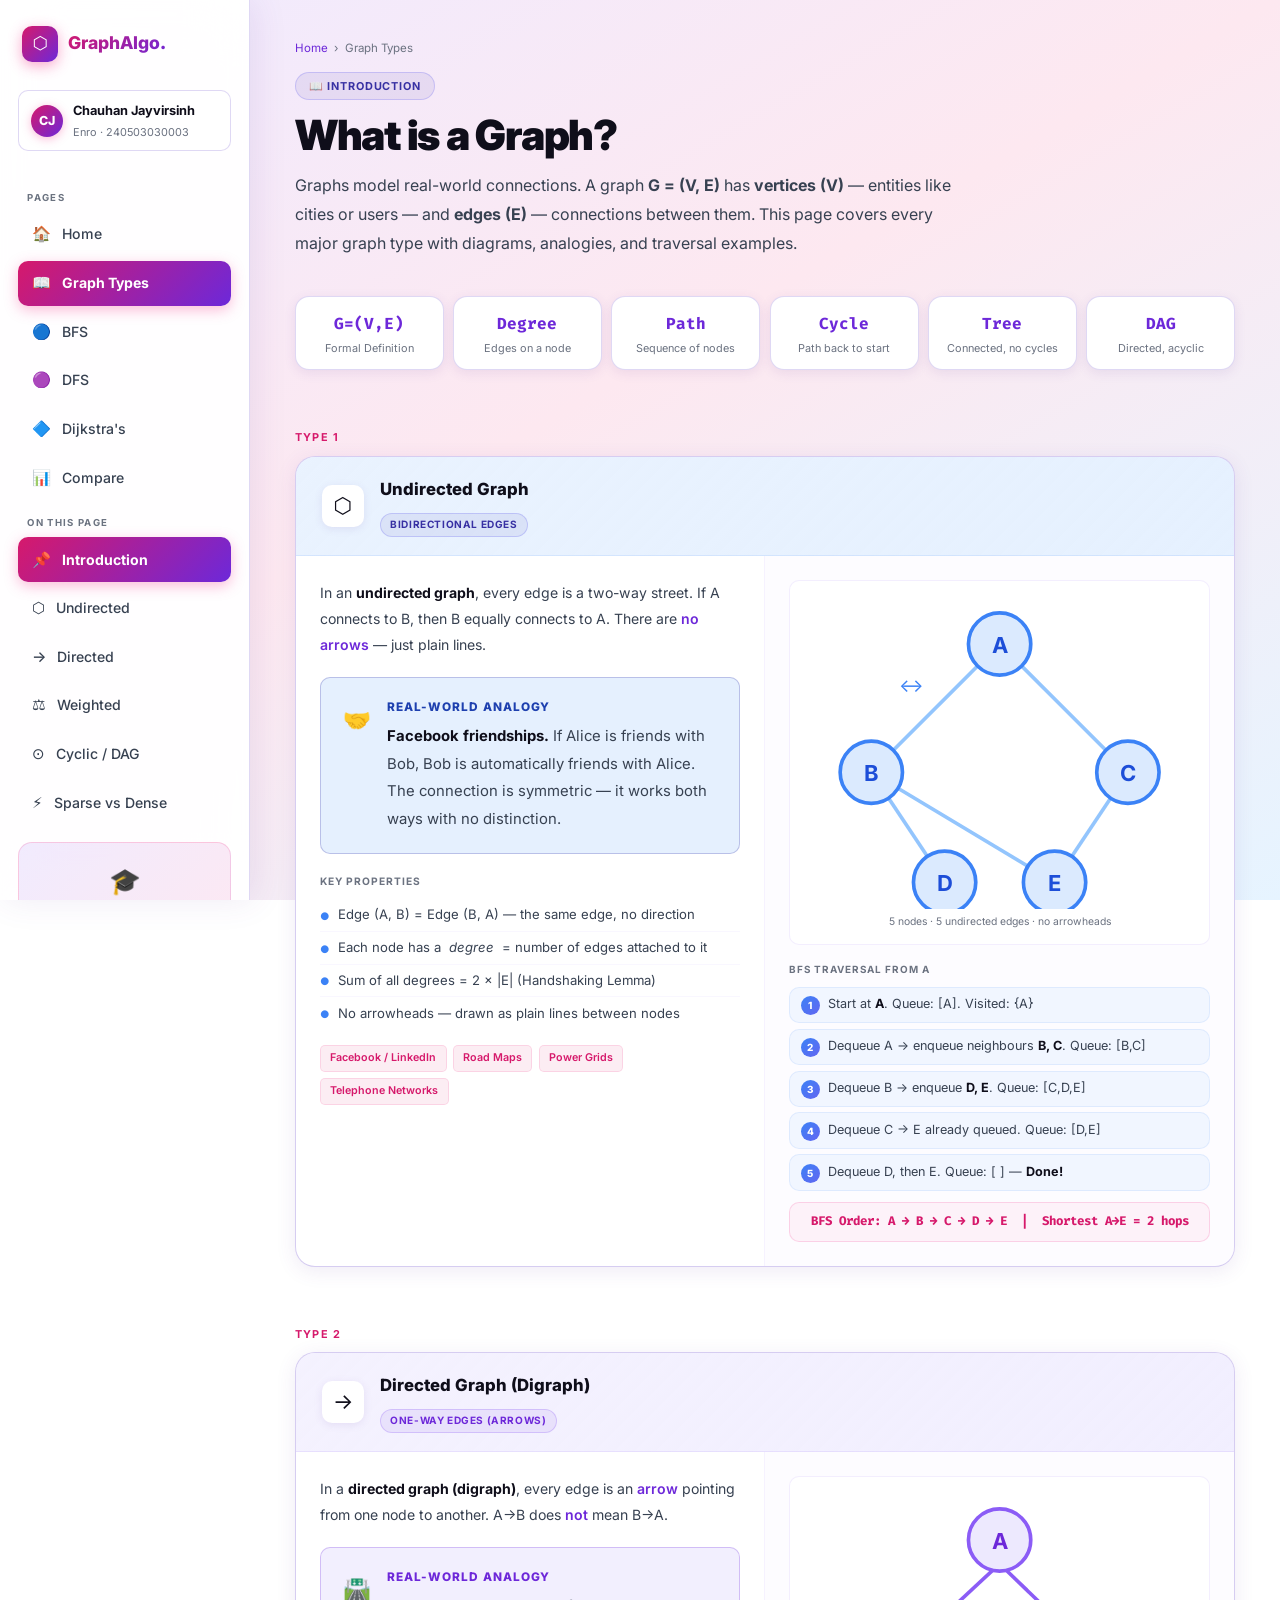
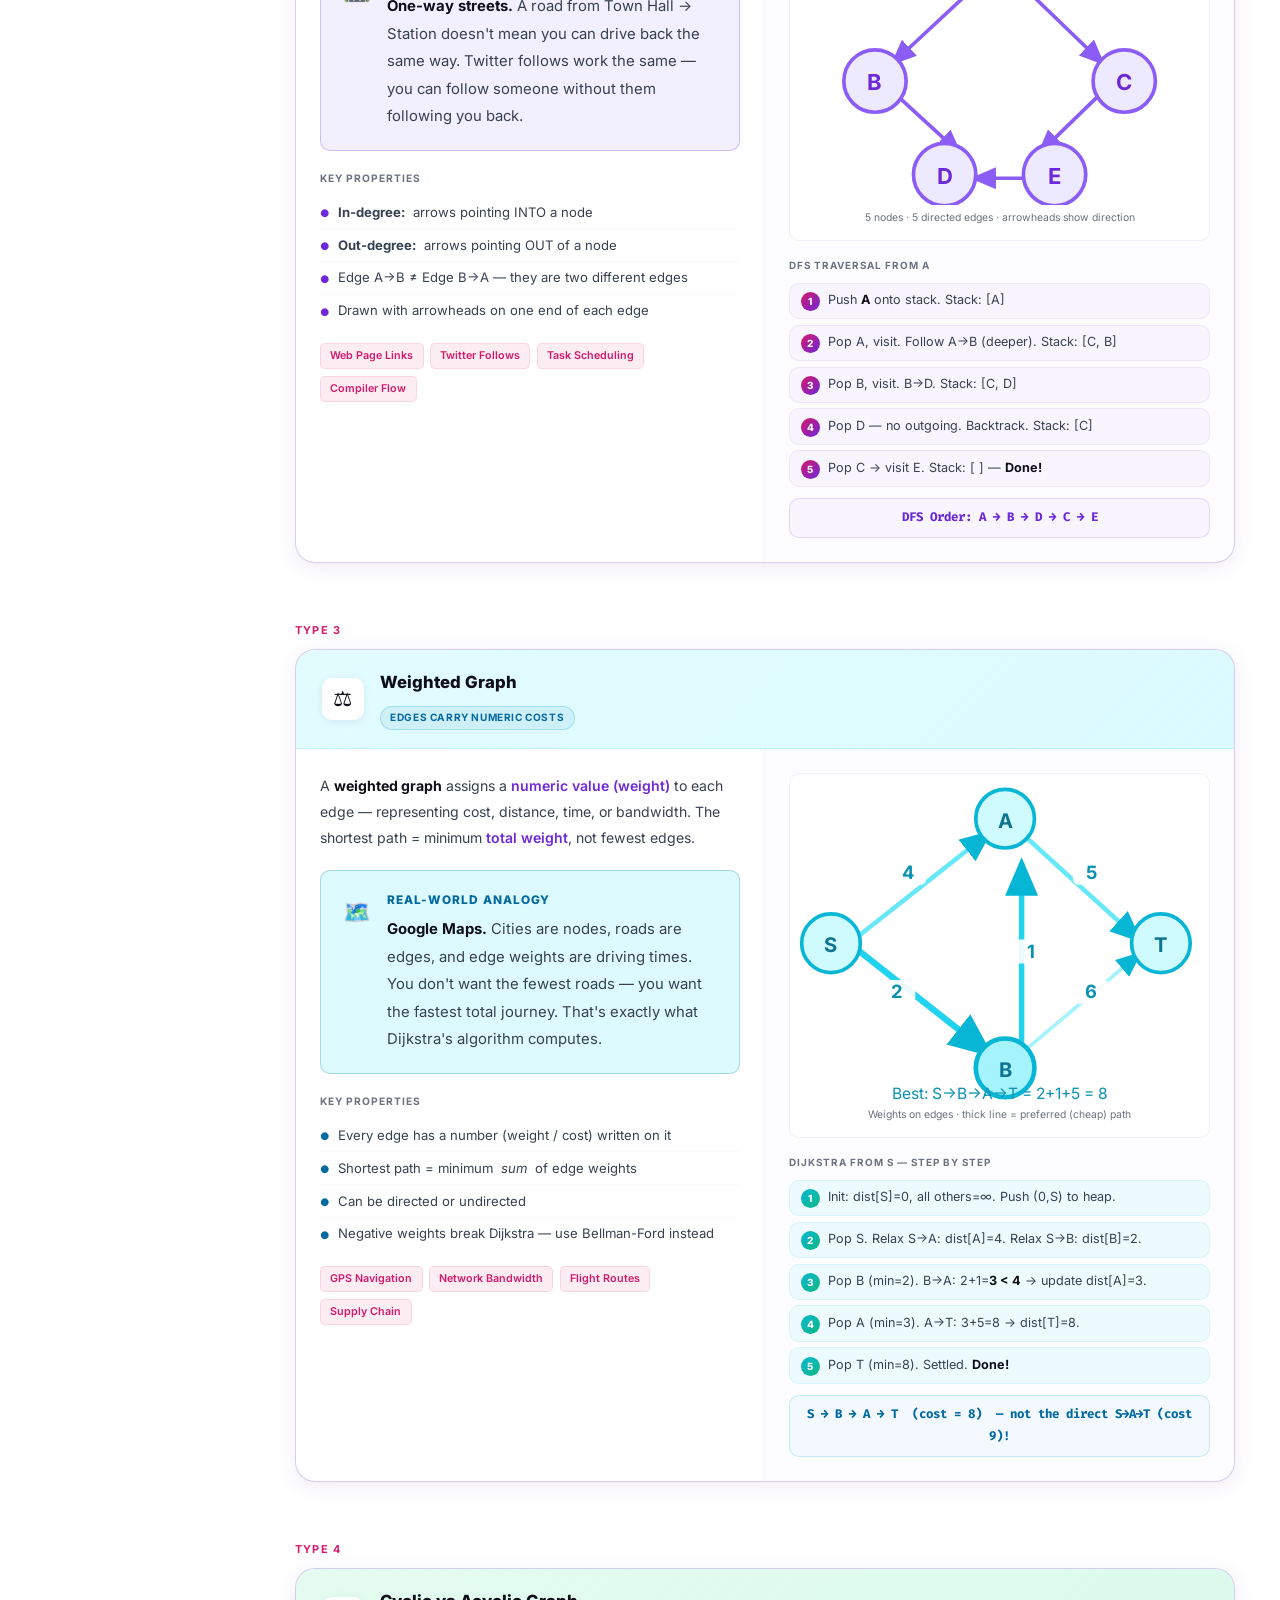
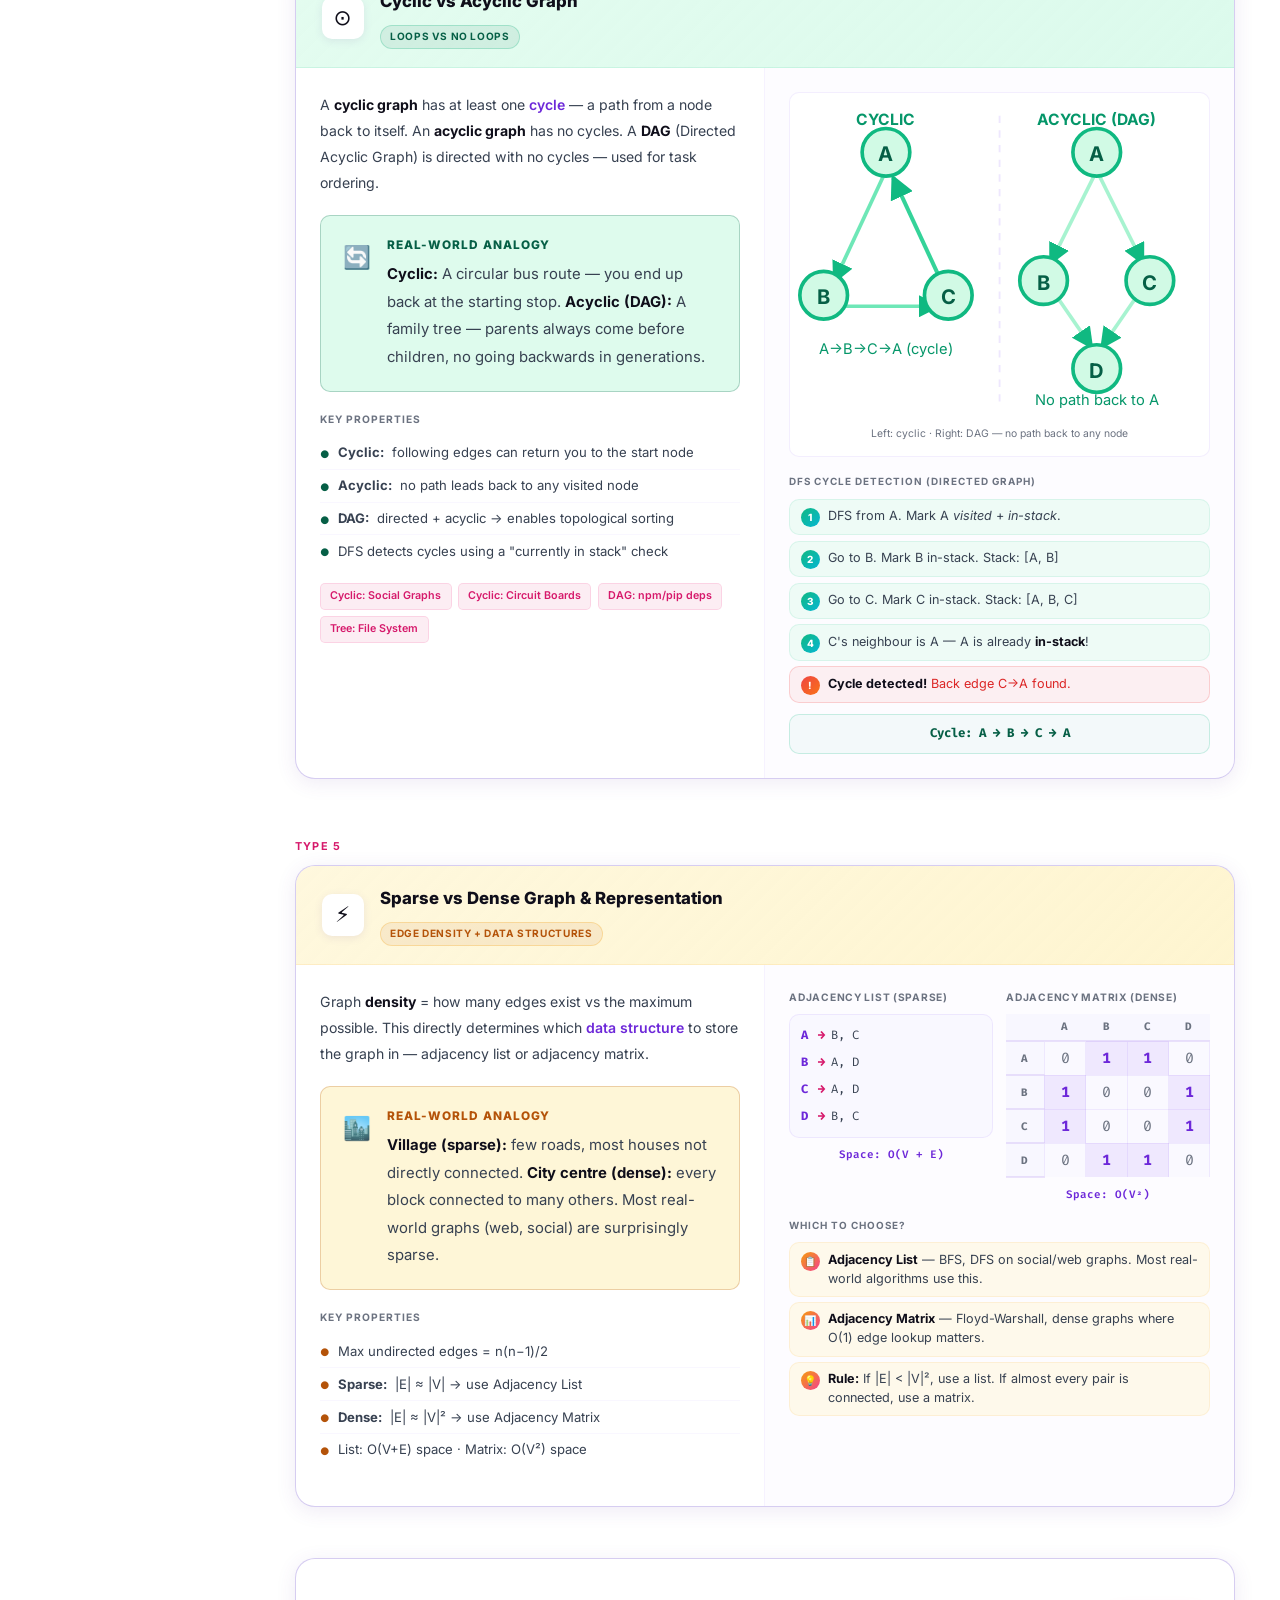
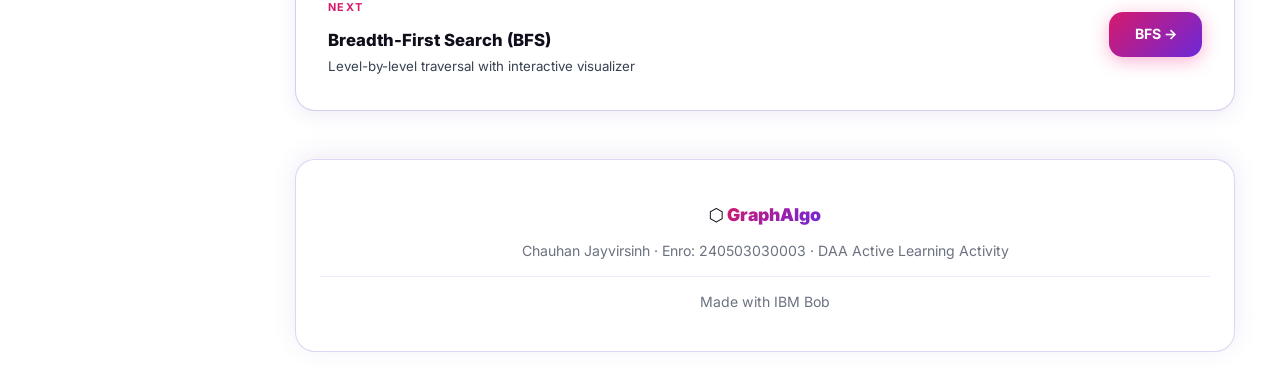
<file: graphs.html>
<!DOCTYPE html>
<html lang="en">
<head>
  <meta charset="UTF-8"/>
  <meta name="viewport" content="width=device-width,initial-scale=1.0"/>
  <title>GraphAlgo — Graph Types</title>
  <link rel="stylesheet" href="shared.css"/>
  <style>
    .gt-header{display:flex;align-items:center;gap:1rem;padding:1.1rem 1.6rem;border-radius:var(--r-md) var(--r-md) 0 0;border-bottom:1.5px solid rgba(139,92,246,.1)}
    .gt-icon{width:42px;height:42px;border-radius:var(--r-sm);display:flex;align-items:center;justify-content:center;font-size:1.35rem;background:var(--white);box-shadow:0 2px 8px var(--shadow);flex-shrink:0}
    .gt-title{font-size:1.05rem;font-weight:800;color:var(--text);margin-bottom:.25rem}
    .gt-badge{display:inline-block;padding:.15rem .6rem;border-radius:100px;font-size:.63rem;font-weight:700;text-transform:uppercase;letter-spacing:.06em}
    .gt-body{display:grid;grid-template-columns:1fr 1fr;gap:0}
    @media(max-width:780px){.gt-body{grid-template-columns:1fr}}
    .gt-left{padding:1.5rem;border-right:1px solid rgba(139,92,246,.08)}
    .gt-right{padding:1.5rem;background:rgba(249,248,255,.4)}
    @media(max-width:780px){.gt-left{border-right:none;border-bottom:1px solid rgba(139,92,246,.08)}.gt-right{background:none}}
    .gt-desc{font-size:.88rem;color:var(--text-sub);line-height:1.85;margin-bottom:1.1rem}
    .gt-desc strong{color:var(--text)}.gt-desc em{color:var(--purple);font-style:normal;font-weight:600}
    .prop-list{list-style:none;padding:0;margin-bottom:1rem}
    .prop-list li{display:flex;align-items:flex-start;gap:.5rem;font-size:.82rem;color:var(--text-sub);padding:.28rem 0;border-bottom:1px solid rgba(139,92,246,.05)}
    .prop-list li:last-child{border-bottom:none}
    .prop-dot{flex-shrink:0;font-size:.65rem;margin-top:.28rem}
    .use-tags{display:flex;flex-wrap:wrap;gap:.4rem;margin-top:.3rem}
    .use-tag{padding:.18rem .58rem;border-radius:5px;font-size:.67rem;font-weight:600;background:var(--pink-bg);color:var(--pink);border:1px solid rgba(244,63,142,.15)}
    .trav-box{margin-top:1rem}
    .trav-label{font-size:.62rem;font-weight:700;text-transform:uppercase;letter-spacing:.1em;color:var(--text-muted);margin-bottom:.5rem}
    .trav-steps{display:flex;flex-direction:column;gap:.35rem;margin-bottom:.7rem}
    .trav-step{display:flex;align-items:flex-start;gap:.55rem;padding:.45rem .65rem;border-radius:var(--r-sm);font-size:.79rem;color:var(--text-sub);line-height:1.5;border:1px solid transparent;transition:all var(--tr)}
    .trav-step:hover{border-color:rgba(139,92,246,.1);background:rgba(249,248,255,.9)}
    .trav-step strong{color:var(--text)}
    .ts-num{min-width:19px;height:19px;border-radius:50%;font-size:.62rem;font-weight:800;color:#fff;flex-shrink:0;display:flex;align-items:center;justify-content:center;margin-top:.06rem}
    .ts-blue   .ts-num{background:linear-gradient(135deg,#3b82f6,#6366f1)}
    .ts-blue  {background:rgba(219,234,254,.35);border-color:rgba(59,130,246,.1)}
    .ts-purple .ts-num{background:var(--grad-pink)}
    .ts-purple{background:rgba(237,233,254,.35);border-color:rgba(139,92,246,.1)}
    .ts-cyan   .ts-num{background:linear-gradient(135deg,#06b6d4,#10b981)}
    .ts-cyan  {background:rgba(207,250,254,.35);border-color:rgba(6,182,212,.1)}
    .ts-green  .ts-num{background:linear-gradient(135deg,#10b981,#06b6d4)}
    .ts-green {background:rgba(209,250,229,.35);border-color:rgba(16,185,129,.1)}
    .ts-orange .ts-num{background:linear-gradient(135deg,#f59e0b,#f43f8e)}
    .ts-orange{background:rgba(254,243,199,.35);border-color:rgba(245,158,11,.1)}
    .trav-result{padding:.5rem .9rem;border-radius:var(--r-sm);background:rgba(244,63,142,.05);border:1px solid rgba(244,63,142,.18);font-family:var(--mono);font-size:.78rem;font-weight:700;color:var(--pink);text-align:center}
    /* SVG */
    .svg-wrap{background:var(--white);border:1px solid rgba(139,92,246,.1);border-radius:var(--r-sm);padding:.5rem;margin-bottom:1rem}
    .svg-caption{text-align:center;font-size:.65rem;color:var(--text-muted);margin-top:.25rem;padding-bottom:.3rem}
    /* adj comparison */
    .adj-cmp{display:grid;grid-template-columns:1fr 1fr;gap:.8rem;margin-bottom:.8rem}
    @media(max-width:420px){.adj-cmp{grid-template-columns:1fr}}
    .adj-title{font-size:.64rem;font-weight:700;text-transform:uppercase;letter-spacing:.07em;color:var(--text-muted);margin-bottom:.45rem}
    .adj-list-box{background:rgba(249,248,255,.9);border:1px solid rgba(139,92,246,.1);border-radius:var(--r-sm);padding:.45rem .65rem}
    .adj-row{display:flex;align-items:center;gap:.35rem;padding:.18rem 0;font-size:.76rem;font-family:var(--mono)}
    .adj-node{font-weight:800;color:var(--purple);min-width:12px}
    .adj-arr{color:var(--pink);font-weight:700}
    .adj-nbr{color:var(--text-sub)}
    .adj-note{font-size:.68rem;color:var(--purple);font-family:var(--mono);font-weight:600;text-align:center;margin-top:.45rem}
    .mx{border-collapse:collapse;width:100%;font-size:.73rem;font-family:var(--mono)}
    .mx th{padding:.22rem .32rem;text-align:center;font-size:.68rem;color:var(--text-muted)}
    .mx td{padding:.22rem .32rem;text-align:center;border:1px solid rgba(139,92,246,.1)}
    .mx .m1{background:rgba(139,92,246,.12);color:var(--purple);font-weight:700}
    .mx .m0{background:rgba(249,248,255,.7);color:var(--text-muted)}
    /* fact row */
    .facts-row{display:flex;flex-wrap:wrap;gap:.6rem;margin-bottom:2rem}
    .fact{flex:1;min-width:110px;background:var(--white);border:1.5px solid var(--glass-border);border-radius:var(--r-md);padding:.8rem 1rem;text-align:center;box-shadow:0 3px 12px var(--shadow)}
    .fact-num{font-size:1rem;font-weight:800;color:var(--purple);font-family:var(--mono);margin-bottom:.2rem}
    .fact-lbl{font-size:.68rem;color:var(--text-muted);line-height:1.4}
    /* color headers */
    .hdr-blue  {background:linear-gradient(135deg,rgba(219,234,254,.6),rgba(191,219,254,.4));border-bottom-color:rgba(59,130,246,.12)}
    .hdr-purple{background:linear-gradient(135deg,rgba(237,233,254,.6),rgba(221,214,254,.4));border-bottom-color:rgba(139,92,246,.12)}
    .hdr-cyan  {background:linear-gradient(135deg,rgba(207,250,254,.6),rgba(165,243,252,.4));border-bottom-color:rgba(6,182,212,.12)}
    .hdr-green {background:linear-gradient(135deg,rgba(209,250,229,.6),rgba(167,243,208,.4));border-bottom-color:rgba(16,185,129,.12)}
    .hdr-orange{background:linear-gradient(135deg,rgba(254,243,199,.6),rgba(253,230,138,.4));border-bottom-color:rgba(245,158,11,.12)}
  </style>
</head>
<body>

<button class="sidebar-toggle" id="sidebarToggle"><span></span><span></span><span></span></button>

<div class="app-wrapper">
<aside class="sidebar" id="sidebar">
  <div class="sidebar-brand">
    <div class="sidebar-brand-icon">⬡</div>
    <div><div class="sidebar-brand-name">GraphAlgo<span class="sidebar-brand-dot">.</span></div></div>
  </div>
  <div class="sidebar-user">
    <div class="sidebar-avatar">CJ</div>
    <div>
      <div class="sidebar-user-name">Chauhan Jayvirsinh</div>
      <div class="sidebar-user-role">Enro · 240503030003</div>
    </div>
  </div>
  <div class="sidebar-nav-label">Pages</div>
  <ul class="sidebar-nav">
    <li><a href="index.html"><span class="nav-icon">🏠</span> Home</a></li>
    <li class="active"><a href="graphs.html"><span class="nav-icon">📖</span> Graph Types</a></li>
    <li><a href="bfs.html"><span class="nav-icon">🔵</span> BFS</a></li>
    <li><a href="dfs.html"><span class="nav-icon">🟣</span> DFS</a></li>
    <li><a href="dijkstra.html"><span class="nav-icon">🔷</span> Dijkstra's</a></li>
    <li><a href="compare.html"><span class="nav-icon">📊</span> Compare</a></li>
  </ul>
  <div class="sidebar-nav-label">On this page</div>
  <ul class="sidebar-nav">
    <li><a href="#intro"><span class="nav-icon">📌</span> Introduction</a></li>
    <li><a href="#undirected"><span class="nav-icon">⬡</span> Undirected</a></li>
    <li><a href="#directed"><span class="nav-icon">→</span> Directed</a></li>
    <li><a href="#weighted"><span class="nav-icon">⚖</span> Weighted</a></li>
    <li><a href="#cyclic"><span class="nav-icon">⊙</span> Cyclic / DAG</a></li>
    <li><a href="#sparse"><span class="nav-icon">⚡</span> Sparse vs Dense</a></li>
  </ul>
  <div class="sidebar-footer">
    <div class="sf-emoji">🎓</div>
    <div class="sf-title">DAA Active Learning</div>
    <div class="sf-sub">Graph Types Reference</div>
  </div>
</aside>

<main class="main-content">

  <!-- HEADER -->
  <section id="intro" class="section">
    <div class="page-header reveal">
      <div class="breadcrumb"><a href="index.html">Home</a><span>›</span><span>Graph Types</span></div>
      <span class="page-badge badge-blue">📖 Introduction</span>
      <h1 class="page-title">What is a Graph?</h1>
      <p class="page-subtitle">Graphs model real-world connections. A graph <strong>G = (V, E)</strong> has <strong>vertices (V)</strong> — entities like cities or users — and <strong>edges (E)</strong> — connections between them. This page covers every major graph type with diagrams, analogies, and traversal examples.</p>
    </div>

    <!-- Quick facts -->
    <div class="facts-row reveal">
      <div class="fact"><div class="fact-num">G=(V,E)</div><div class="fact-lbl">Formal Definition</div></div>
      <div class="fact"><div class="fact-num">Degree</div><div class="fact-lbl">Edges on a node</div></div>
      <div class="fact"><div class="fact-num">Path</div><div class="fact-lbl">Sequence of nodes</div></div>
      <div class="fact"><div class="fact-num">Cycle</div><div class="fact-lbl">Path back to start</div></div>
      <div class="fact"><div class="fact-num">Tree</div><div class="fact-lbl">Connected, no cycles</div></div>
      <div class="fact"><div class="fact-num">DAG</div><div class="fact-lbl">Directed, acyclic</div></div>
    </div>
  </section>

  <!-- UNDIRECTED -->
  <section id="undirected" class="section">
    <div class="section-label reveal">Type 1</div>
    <div class="card reveal" style="padding:0;overflow:hidden">
      <div class="gt-header hdr-blue">
        <div class="gt-icon">⬡</div>
        <div>
          <div class="gt-title">Undirected Graph</div>
          <span class="gt-badge badge-blue">Bidirectional Edges</span>
        </div>
      </div>
      <div class="gt-body">
        <div class="gt-left">
          <p class="gt-desc">In an <strong>undirected graph</strong>, every edge is a two-way street. If A connects to B, then B equally connects to A. There are <em>no arrows</em> — just plain lines.</p>
          <div class="callout callout-blue">
            <div class="callout-icon">🤝</div>
            <div>
              <div class="callout-title">Real-World Analogy</div>
              <div class="callout-body"><strong>Facebook friendships.</strong> If Alice is friends with Bob, Bob is automatically friends with Alice. The connection is symmetric — it works both ways with no distinction.</div>
            </div>
          </div>
          <div style="font-size:.64rem;font-weight:700;text-transform:uppercase;letter-spacing:.1em;color:var(--text-muted);margin-bottom:.5rem">Key Properties</div>
          <ul class="prop-list">
            <li><span class="prop-dot" style="color:#3b82f6">●</span> Edge (A, B) = Edge (B, A) — the same edge, no direction</li>
            <li><span class="prop-dot" style="color:#3b82f6">●</span> Each node has a <em>degree</em> = number of edges attached to it</li>
            <li><span class="prop-dot" style="color:#3b82f6">●</span> Sum of all degrees = 2 × |E| (Handshaking Lemma)</li>
            <li><span class="prop-dot" style="color:#3b82f6">●</span> No arrowheads — drawn as plain lines between nodes</li>
          </ul>
          <div class="use-tags">
            <span class="use-tag">Facebook / LinkedIn</span>
            <span class="use-tag">Road Maps</span>
            <span class="use-tag">Power Grids</span>
            <span class="use-tag">Telephone Networks</span>
          </div>
        </div>
        <div class="gt-right">
          <div class="svg-wrap">
            <svg viewBox="0 0 220 175" xmlns="http://www.w3.org/2000/svg" style="width:100%;display:block">
              <line x1="110" y1="30" x2="40" y2="100" stroke="#93c5fd" stroke-width="2"/>
              <line x1="110" y1="30" x2="180" y2="100" stroke="#93c5fd" stroke-width="2"/>
              <line x1="40" y1="100" x2="80" y2="160" stroke="#93c5fd" stroke-width="2"/>
              <line x1="40" y1="100" x2="140" y2="160" stroke="#93c5fd" stroke-width="2"/>
              <line x1="180" y1="100" x2="140" y2="160" stroke="#93c5fd" stroke-width="2"/>
              <circle cx="110" cy="30" r="17" fill="#dbeafe" stroke="#3b82f6" stroke-width="2"/><text x="110" y="35" text-anchor="middle" font-size="12" font-weight="bold" fill="#1d4ed8">A</text>
              <circle cx="40" cy="100" r="17" fill="#dbeafe" stroke="#3b82f6" stroke-width="2"/><text x="40" y="105" text-anchor="middle" font-size="12" font-weight="bold" fill="#1d4ed8">B</text>
              <circle cx="180" cy="100" r="17" fill="#dbeafe" stroke="#3b82f6" stroke-width="2"/><text x="180" y="105" text-anchor="middle" font-size="12" font-weight="bold" fill="#1d4ed8">C</text>
              <circle cx="80" cy="160" r="17" fill="#dbeafe" stroke="#3b82f6" stroke-width="2"/><text x="80" y="165" text-anchor="middle" font-size="12" font-weight="bold" fill="#1d4ed8">D</text>
              <circle cx="140" cy="160" r="17" fill="#dbeafe" stroke="#3b82f6" stroke-width="2"/><text x="140" y="165" text-anchor="middle" font-size="12" font-weight="bold" fill="#1d4ed8">E</text>
              <text x="62" y="56" text-anchor="middle" font-size="10" fill="#3b82f6">↔</text>
            </svg>
            <div class="svg-caption">5 nodes · 5 undirected edges · no arrowheads</div>
          </div>
          <div class="trav-box">
            <div class="trav-label">BFS Traversal from A</div>
            <div class="trav-steps">
              <div class="trav-step ts-blue"><span class="ts-num">1</span><span>Start at <strong>A</strong>. Queue: [A]. Visited: {A}</span></div>
              <div class="trav-step ts-blue"><span class="ts-num">2</span><span>Dequeue A → enqueue neighbours <strong>B, C</strong>. Queue: [B,C]</span></div>
              <div class="trav-step ts-blue"><span class="ts-num">3</span><span>Dequeue B → enqueue <strong>D, E</strong>. Queue: [C,D,E]</span></div>
              <div class="trav-step ts-blue"><span class="ts-num">4</span><span>Dequeue C → E already queued. Queue: [D,E]</span></div>
              <div class="trav-step ts-blue"><span class="ts-num">5</span><span>Dequeue D, then E. Queue: [ ] — <strong>Done!</strong></span></div>
            </div>
            <div class="trav-result">BFS Order: A → B → C → D → E &nbsp;|&nbsp; Shortest A→E = 2 hops</div>
          </div>
        </div>
      </div>
    </div>
  </section>

  <!-- DIRECTED -->
  <section id="directed" class="section">
    <div class="section-label reveal">Type 2</div>
    <div class="card reveal" style="padding:0;overflow:hidden">
      <div class="gt-header hdr-purple">
        <div class="gt-icon">→</div>
        <div>
          <div class="gt-title">Directed Graph (Digraph)</div>
          <span class="gt-badge badge-purple">One-Way Edges (Arrows)</span>
        </div>
      </div>
      <div class="gt-body">
        <div class="gt-left">
          <p class="gt-desc">In a <strong>directed graph (digraph)</strong>, every edge is an <em>arrow</em> pointing from one node to another. A→B does <em>not</em> mean B→A.</p>
          <div class="callout callout-purple">
            <div class="callout-icon">🛣️</div>
            <div>
              <div class="callout-title">Real-World Analogy</div>
              <div class="callout-body"><strong>One-way streets.</strong> A road from Town Hall → Station doesn't mean you can drive back the same way. Twitter follows work the same — you can follow someone without them following you back.</div>
            </div>
          </div>
          <div style="font-size:.64rem;font-weight:700;text-transform:uppercase;letter-spacing:.1em;color:var(--text-muted);margin-bottom:.5rem">Key Properties</div>
          <ul class="prop-list">
            <li><span class="prop-dot" style="color:var(--purple)">●</span> <strong>In-degree:</strong> arrows pointing INTO a node</li>
            <li><span class="prop-dot" style="color:var(--purple)">●</span> <strong>Out-degree:</strong> arrows pointing OUT of a node</li>
            <li><span class="prop-dot" style="color:var(--purple)">●</span> Edge A→B ≠ Edge B→A — they are two different edges</li>
            <li><span class="prop-dot" style="color:var(--purple)">●</span> Drawn with arrowheads on one end of each edge</li>
          </ul>
          <div class="use-tags">
            <span class="use-tag">Web Page Links</span>
            <span class="use-tag">Twitter Follows</span>
            <span class="use-tag">Task Scheduling</span>
            <span class="use-tag">Compiler Flow</span>
          </div>
        </div>
        <div class="gt-right">
          <div class="svg-wrap">
            <svg viewBox="0 0 220 175" xmlns="http://www.w3.org/2000/svg" style="width:100%;display:block">
              <defs><marker id="arP" markerWidth="7" markerHeight="7" refX="6" refY="3" orient="auto"><path d="M0,0 L0,6 L7,3 z" fill="#8b5cf6"/></marker></defs>
              <line x1="110" y1="43" x2="52" y2="97" stroke="#8b5cf6" stroke-width="2" marker-end="url(#arP)"/>
              <line x1="110" y1="43" x2="166" y2="97" stroke="#8b5cf6" stroke-width="2" marker-end="url(#arP)"/>
              <line x1="52" y1="113" x2="88" y2="146" stroke="#8b5cf6" stroke-width="2" marker-end="url(#arP)"/>
              <line x1="166" y1="113" x2="132" y2="146" stroke="#8b5cf6" stroke-width="2" marker-end="url(#arP)"/>
              <line x1="130" y1="160" x2="96" y2="160" stroke="#8b5cf6" stroke-width="2" marker-end="url(#arP)"/>
              <circle cx="110" cy="30" r="17" fill="#ede9fe" stroke="#8b5cf6" stroke-width="2"/><text x="110" y="35" text-anchor="middle" font-size="12" font-weight="bold" fill="#6d28d9">A</text>
              <circle cx="42" cy="107" r="17" fill="#ede9fe" stroke="#8b5cf6" stroke-width="2"/><text x="42" y="112" text-anchor="middle" font-size="12" font-weight="bold" fill="#6d28d9">B</text>
              <circle cx="178" cy="107" r="17" fill="#ede9fe" stroke="#8b5cf6" stroke-width="2"/><text x="178" y="112" text-anchor="middle" font-size="12" font-weight="bold" fill="#6d28d9">C</text>
              <circle cx="80" cy="158" r="17" fill="#ede9fe" stroke="#8b5cf6" stroke-width="2"/><text x="80" y="163" text-anchor="middle" font-size="12" font-weight="bold" fill="#6d28d9">D</text>
              <circle cx="140" cy="158" r="17" fill="#ede9fe" stroke="#8b5cf6" stroke-width="2"/><text x="140" y="163" text-anchor="middle" font-size="12" font-weight="bold" fill="#6d28d9">E</text>
            </svg>
            <div class="svg-caption">5 nodes · 5 directed edges · arrowheads show direction</div>
          </div>
          <div class="trav-box">
            <div class="trav-label">DFS Traversal from A</div>
            <div class="trav-steps">
              <div class="trav-step ts-purple"><span class="ts-num">1</span><span>Push <strong>A</strong> onto stack. Stack: [A]</span></div>
              <div class="trav-step ts-purple"><span class="ts-num">2</span><span>Pop A, visit. Follow A→B (deeper). Stack: [C, B]</span></div>
              <div class="trav-step ts-purple"><span class="ts-num">3</span><span>Pop B, visit. B→D. Stack: [C, D]</span></div>
              <div class="trav-step ts-purple"><span class="ts-num">4</span><span>Pop D — no outgoing. Backtrack. Stack: [C]</span></div>
              <div class="trav-step ts-purple"><span class="ts-num">5</span><span>Pop C → visit E. Stack: [ ] — <strong>Done!</strong></span></div>
            </div>
            <div class="trav-result" style="color:var(--purple);border-color:rgba(139,92,246,.2);background:rgba(139,92,246,.04)">DFS Order: A → B → D → C → E</div>
          </div>
        </div>
      </div>
    </div>
  </section>

  <!-- WEIGHTED -->
  <section id="weighted" class="section">
    <div class="section-label reveal">Type 3</div>
    <div class="card reveal" style="padding:0;overflow:hidden">
      <div class="gt-header hdr-cyan">
        <div class="gt-icon">⚖</div>
        <div>
          <div class="gt-title">Weighted Graph</div>
          <span class="gt-badge badge-cyan">Edges carry numeric costs</span>
        </div>
      </div>
      <div class="gt-body">
        <div class="gt-left">
          <p class="gt-desc">A <strong>weighted graph</strong> assigns a <em>numeric value (weight)</em> to each edge — representing cost, distance, time, or bandwidth. The shortest path = minimum <em>total weight</em>, not fewest edges.</p>
          <div class="callout callout-cyan">
            <div class="callout-icon">🗺️</div>
            <div>
              <div class="callout-title">Real-World Analogy</div>
              <div class="callout-body"><strong>Google Maps.</strong> Cities are nodes, roads are edges, and edge weights are driving times. You don't want the fewest roads — you want the fastest total journey. That's exactly what Dijkstra's algorithm computes.</div>
            </div>
          </div>
          <div style="font-size:.64rem;font-weight:700;text-transform:uppercase;letter-spacing:.1em;color:var(--text-muted);margin-bottom:.5rem">Key Properties</div>
          <ul class="prop-list">
            <li><span class="prop-dot" style="color:var(--cyan)">●</span> Every edge has a number (weight / cost) written on it</li>
            <li><span class="prop-dot" style="color:var(--cyan)">●</span> Shortest path = minimum <em>sum</em> of edge weights</li>
            <li><span class="prop-dot" style="color:var(--cyan)">●</span> Can be directed or undirected</li>
            <li><span class="prop-dot" style="color:var(--cyan)">●</span> Negative weights break Dijkstra — use Bellman-Ford instead</li>
          </ul>
          <div class="use-tags">
            <span class="use-tag">GPS Navigation</span>
            <span class="use-tag">Network Bandwidth</span>
            <span class="use-tag">Flight Routes</span>
            <span class="use-tag">Supply Chain</span>
          </div>
        </div>
        <div class="gt-right">
          <div class="svg-wrap">
            <svg viewBox="0 0 220 175" xmlns="http://www.w3.org/2000/svg" style="width:100%;display:block">
              <defs><marker id="arC" markerWidth="7" markerHeight="7" refX="6" refY="3" orient="auto"><path d="M0,0 L0,6 L7,3 z" fill="#06b6d4"/></marker></defs>
              <line x1="28" y1="88" x2="104" y2="28" stroke="#67e8f9" stroke-width="2.5" marker-end="url(#arC)"/>
              <line x1="28" y1="88" x2="104" y2="148" stroke="#22d3ee" stroke-width="3.5" marker-end="url(#arC)"/>
              <line x1="122" y1="28" x2="186" y2="86" stroke="#67e8f9" stroke-width="2.5" marker-end="url(#arC)"/>
              <line x1="122" y1="148" x2="186" y2="94" stroke="#a5f3fc" stroke-width="2" marker-end="url(#arC)"/>
              <line x1="122" y1="148" x2="122" y2="44" stroke="#22d3ee" stroke-width="3" marker-end="url(#arC)"/>
              <rect x="50" y="43" width="20" height="13" rx="3" fill="white" opacity=".92"/><text x="60" y="53" text-anchor="middle" font-size="10" font-weight="bold" fill="#0891b2">4</text>
              <rect x="44" y="108" width="20" height="13" rx="3" fill="white" opacity=".92"/><text x="54" y="118" text-anchor="middle" font-size="10" font-weight="bold" fill="#0891b2">2</text>
              <rect x="150" y="43" width="20" height="13" rx="3" fill="white" opacity=".92"/><text x="160" y="53" text-anchor="middle" font-size="10" font-weight="bold" fill="#0891b2">5</text>
              <rect x="150" y="108" width="20" height="13" rx="3" fill="white" opacity=".92"/><text x="160" y="118" text-anchor="middle" font-size="10" font-weight="bold" fill="#0891b2">6</text>
              <rect x="117" y="86" width="20" height="13" rx="3" fill="white" opacity=".92"/><text x="127" y="96" text-anchor="middle" font-size="10" font-weight="bold" fill="#0891b2">1</text>
              <circle cx="18" cy="88" r="16" fill="#cffafe" stroke="#06b6d4" stroke-width="2"/><text x="18" y="93" text-anchor="middle" font-size="11" font-weight="bold" fill="#0e7490">S</text>
              <circle cx="113" cy="20" r="16" fill="#cffafe" stroke="#06b6d4" stroke-width="2"/><text x="113" y="25" text-anchor="middle" font-size="11" font-weight="bold" fill="#0e7490">A</text>
              <circle cx="113" cy="156" r="16" fill="#a5f3fc" stroke="#06b6d4" stroke-width="2.5"/><text x="113" y="161" text-anchor="middle" font-size="11" font-weight="bold" fill="#0e7490">B</text>
              <circle cx="198" cy="88" r="16" fill="#cffafe" stroke="#06b6d4" stroke-width="2"/><text x="198" y="93" text-anchor="middle" font-size="11" font-weight="bold" fill="#0e7490">T</text>
              <text x="110" y="173" text-anchor="middle" font-size="8.5" fill="#0891b2">Best: S→B→A→T = 2+1+5 = 8</text>
            </svg>
            <div class="svg-caption">Weights on edges · thick line = preferred (cheap) path</div>
          </div>
          <div class="trav-box">
            <div class="trav-label">Dijkstra from S — step by step</div>
            <div class="trav-steps">
              <div class="trav-step ts-cyan"><span class="ts-num">1</span><span>Init: dist[S]=0, all others=∞. Push (0,S) to heap.</span></div>
              <div class="trav-step ts-cyan"><span class="ts-num">2</span><span>Pop S. Relax S→A: dist[A]=4. Relax S→B: dist[B]=2.</span></div>
              <div class="trav-step ts-cyan"><span class="ts-num">3</span><span>Pop B (min=2). B→A: 2+1=<strong>3 &lt; 4</strong> → update dist[A]=3.</span></div>
              <div class="trav-step ts-cyan"><span class="ts-num">4</span><span>Pop A (min=3). A→T: 3+5=8 → dist[T]=8.</span></div>
              <div class="trav-step ts-cyan"><span class="ts-num">5</span><span>Pop T (min=8). Settled. <strong>Done!</strong></span></div>
            </div>
            <div class="trav-result" style="color:var(--cyan);border-color:rgba(6,182,212,.2);background:rgba(6,182,212,.04)">S → B → A → T &nbsp;(cost = 8) &nbsp;— not the direct S→A→T (cost 9)!</div>
          </div>
        </div>
      </div>
    </div>
  </section>

  <!-- CYCLIC vs ACYCLIC -->
  <section id="cyclic" class="section">
    <div class="section-label reveal">Type 4</div>
    <div class="card reveal" style="padding:0;overflow:hidden">
      <div class="gt-header hdr-green">
        <div class="gt-icon">⊙</div>
        <div>
          <div class="gt-title">Cyclic vs Acyclic Graph</div>
          <span class="gt-badge badge-green">Loops vs No Loops</span>
        </div>
      </div>
      <div class="gt-body">
        <div class="gt-left">
          <p class="gt-desc">A <strong>cyclic graph</strong> has at least one <em>cycle</em> — a path from a node back to itself. An <strong>acyclic graph</strong> has no cycles. A <strong>DAG</strong> (Directed Acyclic Graph) is directed with no cycles — used for task ordering.</p>
          <div class="callout callout-green">
            <div class="callout-icon">🔄</div>
            <div>
              <div class="callout-title">Real-World Analogy</div>
              <div class="callout-body"><strong>Cyclic:</strong> A circular bus route — you end up back at the starting stop. <strong>Acyclic (DAG):</strong> A family tree — parents always come before children, no going backwards in generations.</div>
            </div>
          </div>
          <div style="font-size:.64rem;font-weight:700;text-transform:uppercase;letter-spacing:.1em;color:var(--text-muted);margin-bottom:.5rem">Key Properties</div>
          <ul class="prop-list">
            <li><span class="prop-dot" style="color:var(--green)">●</span> <strong>Cyclic:</strong> following edges can return you to the start node</li>
            <li><span class="prop-dot" style="color:var(--green)">●</span> <strong>Acyclic:</strong> no path leads back to any visited node</li>
            <li><span class="prop-dot" style="color:var(--green)">●</span> <strong>DAG:</strong> directed + acyclic → enables topological sorting</li>
            <li><span class="prop-dot" style="color:var(--green)">●</span> DFS detects cycles using a "currently in stack" check</li>
          </ul>
          <div class="use-tags">
            <span class="use-tag">Cyclic: Social Graphs</span>
            <span class="use-tag">Cyclic: Circuit Boards</span>
            <span class="use-tag">DAG: npm/pip deps</span>
            <span class="use-tag">Tree: File System</span>
          </div>
        </div>
        <div class="gt-right">
          <div class="svg-wrap">
            <svg viewBox="0 0 220 175" xmlns="http://www.w3.org/2000/svg" style="width:100%;display:block">
              <defs><marker id="arG" markerWidth="6" markerHeight="6" refX="5" refY="3" orient="auto"><path d="M0,0 L0,6 L6,3 z" fill="#10b981"/></marker></defs>
              <!-- Cyclic left -->
              <text x="48" y="13" text-anchor="middle" font-size="8.5" font-weight="bold" fill="#059669">CYCLIC</text>
              <line x1="48" y1="38" x2="20" y2="98" stroke="#6ee7b7" stroke-width="2" marker-end="url(#arG)"/>
              <line x1="20" y1="112" x2="76" y2="112" stroke="#6ee7b7" stroke-width="2" marker-end="url(#arG)"/>
              <line x1="78" y1="98" x2="52" y2="42" stroke="#34d399" stroke-width="2.2" marker-end="url(#arG)"/>
              <circle cx="48" cy="28" r="13" fill="#d1fae5" stroke="#10b981" stroke-width="2"/><text x="48" y="33" text-anchor="middle" font-size="11" font-weight="bold" fill="#065f46">A</text>
              <circle cx="14" cy="106" r="13" fill="#d1fae5" stroke="#10b981" stroke-width="2"/><text x="14" y="111" text-anchor="middle" font-size="11" font-weight="bold" fill="#065f46">B</text>
              <circle cx="82" cy="106" r="13" fill="#d1fae5" stroke="#10b981" stroke-width="2"/><text x="82" y="111" text-anchor="middle" font-size="11" font-weight="bold" fill="#065f46">C</text>
              <text x="48" y="138" text-anchor="middle" font-size="8" fill="#059669">A→B→C→A (cycle)</text>
              <!-- divider -->
              <line x1="110" y1="8" x2="110" y2="165" stroke="rgba(139,92,246,.15)" stroke-width="1" stroke-dasharray="4"/>
              <!-- Acyclic right (DAG) -->
              <text x="163" y="13" text-anchor="middle" font-size="8.5" font-weight="bold" fill="#059669">ACYCLIC (DAG)</text>
              <line x1="163" y1="38" x2="138" y2="88" stroke="#a7f3d0" stroke-width="2" marker-end="url(#arG)"/>
              <line x1="163" y1="38" x2="188" y2="88" stroke="#a7f3d0" stroke-width="2" marker-end="url(#arG)"/>
              <line x1="138" y1="102" x2="160" y2="134" stroke="#a7f3d0" stroke-width="2" marker-end="url(#arG)"/>
              <line x1="188" y1="102" x2="166" y2="134" stroke="#a7f3d0" stroke-width="2" marker-end="url(#arG)"/>
              <circle cx="163" cy="28" r="13" fill="#d1fae5" stroke="#10b981" stroke-width="2"/><text x="163" y="33" text-anchor="middle" font-size="11" font-weight="bold" fill="#065f46">A</text>
              <circle cx="134" cy="98" r="13" fill="#d1fae5" stroke="#10b981" stroke-width="2"/><text x="134" y="103" text-anchor="middle" font-size="11" font-weight="bold" fill="#065f46">B</text>
              <circle cx="192" cy="98" r="13" fill="#d1fae5" stroke="#10b981" stroke-width="2"/><text x="192" y="103" text-anchor="middle" font-size="11" font-weight="bold" fill="#065f46">C</text>
              <circle cx="163" cy="146" r="13" fill="#d1fae5" stroke="#10b981" stroke-width="2"/><text x="163" y="151" text-anchor="middle" font-size="11" font-weight="bold" fill="#065f46">D</text>
              <text x="163" y="166" text-anchor="middle" font-size="8" fill="#059669">No path back to A</text>
            </svg>
            <div class="svg-caption">Left: cyclic · Right: DAG — no path back to any node</div>
          </div>
          <div class="trav-box">
            <div class="trav-label">DFS Cycle Detection (directed graph)</div>
            <div class="trav-steps">
              <div class="trav-step ts-green"><span class="ts-num">1</span><span>DFS from A. Mark A <em>visited</em> + <em>in-stack</em>.</span></div>
              <div class="trav-step ts-green"><span class="ts-num">2</span><span>Go to B. Mark B in-stack. Stack: [A, B]</span></div>
              <div class="trav-step ts-green"><span class="ts-num">3</span><span>Go to C. Mark C in-stack. Stack: [A, B, C]</span></div>
              <div class="trav-step ts-green"><span class="ts-num">4</span><span>C's neighbour is A — A is already <strong>in-stack</strong>!</span></div>
              <div class="trav-step ts-green" style="background:rgba(239,68,68,.07);border-color:rgba(239,68,68,.2)"><span class="ts-num" style="background:linear-gradient(135deg,#ef4444,#f97316)">!</span><span style="color:#dc2626"><strong>Cycle detected!</strong> Back edge C→A found.</span></div>
            </div>
            <div class="trav-result" style="color:var(--green);border-color:rgba(16,185,129,.2);background:rgba(16,185,129,.04)">Cycle: A → B → C → A</div>
          </div>
        </div>
      </div>
    </div>
  </section>

  <!-- SPARSE vs DENSE -->
  <section id="sparse" class="section">
    <div class="section-label reveal">Type 5</div>
    <div class="card reveal" style="padding:0;overflow:hidden">
      <div class="gt-header hdr-orange">
        <div class="gt-icon">⚡</div>
        <div>
          <div class="gt-title">Sparse vs Dense Graph &amp; Representation</div>
          <span class="gt-badge badge-orange">Edge Density + Data Structures</span>
        </div>
      </div>
      <div class="gt-body">
        <div class="gt-left">
          <p class="gt-desc">Graph <strong>density</strong> = how many edges exist vs the maximum possible. This directly determines which <em>data structure</em> to store the graph in — adjacency list or adjacency matrix.</p>
          <div class="callout callout-orange">
            <div class="callout-icon">🏙️</div>
            <div>
              <div class="callout-title">Real-World Analogy</div>
              <div class="callout-body"><strong>Village (sparse):</strong> few roads, most houses not directly connected. <strong>City centre (dense):</strong> every block connected to many others. Most real-world graphs (web, social) are surprisingly sparse.</div>
            </div>
          </div>
          <div style="font-size:.64rem;font-weight:700;text-transform:uppercase;letter-spacing:.1em;color:var(--text-muted);margin-bottom:.5rem">Key Properties</div>
          <ul class="prop-list">
            <li><span class="prop-dot" style="color:var(--orange)">●</span> Max undirected edges = n(n−1)/2</li>
            <li><span class="prop-dot" style="color:var(--orange)">●</span> <strong>Sparse:</strong> |E| ≈ |V| → use Adjacency List</li>
            <li><span class="prop-dot" style="color:var(--orange)">●</span> <strong>Dense:</strong> |E| ≈ |V|² → use Adjacency Matrix</li>
            <li><span class="prop-dot" style="color:var(--orange)">●</span> List: O(V+E) space · Matrix: O(V²) space</li>
          </ul>
        </div>
        <div class="gt-right">
          <div class="adj-cmp">
            <div>
              <div class="adj-title">Adjacency List (Sparse)</div>
              <div class="adj-list-box">
                <div class="adj-row"><span class="adj-node">A</span><span class="adj-arr">→</span><span class="adj-nbr">B, C</span></div>
                <div class="adj-row"><span class="adj-node">B</span><span class="adj-arr">→</span><span class="adj-nbr">A, D</span></div>
                <div class="adj-row"><span class="adj-node">C</span><span class="adj-arr">→</span><span class="adj-nbr">A, D</span></div>
                <div class="adj-row"><span class="adj-node">D</span><span class="adj-arr">→</span><span class="adj-nbr">B, C</span></div>
              </div>
              <div class="adj-note">Space: O(V + E)</div>
            </div>
            <div>
              <div class="adj-title">Adjacency Matrix (Dense)</div>
              <table class="mx">
                <tr><th></th><th>A</th><th>B</th><th>C</th><th>D</th></tr>
                <tr><th>A</th><td class="m0">0</td><td class="m1">1</td><td class="m1">1</td><td class="m0">0</td></tr>
                <tr><th>B</th><td class="m1">1</td><td class="m0">0</td><td class="m0">0</td><td class="m1">1</td></tr>
                <tr><th>C</th><td class="m1">1</td><td class="m0">0</td><td class="m0">0</td><td class="m1">1</td></tr>
                <tr><th>D</th><td class="m0">0</td><td class="m1">1</td><td class="m1">1</td><td class="m0">0</td></tr>
              </table>
              <div class="adj-note">Space: O(V²)</div>
            </div>
          </div>
          <div class="trav-box" style="margin-top:.5rem">
            <div class="trav-label">Which to choose?</div>
            <div class="trav-steps">
              <div class="trav-step ts-orange"><span class="ts-num">📋</span><span><strong>Adjacency List</strong> — BFS, DFS on social/web graphs. Most real-world algorithms use this.</span></div>
              <div class="trav-step ts-orange"><span class="ts-num">📊</span><span><strong>Adjacency Matrix</strong> — Floyd-Warshall, dense graphs where O(1) edge lookup matters.</span></div>
              <div class="trav-step ts-orange"><span class="ts-num">💡</span><span><strong>Rule:</strong> If |E| &lt; |V|², use a list. If almost every pair is connected, use a matrix.</span></div>
            </div>
          </div>
        </div>
      </div>
    </div>
  </section>

  <!-- Next page link -->
  <div class="card reveal" style="display:flex;align-items:center;justify-content:space-between;flex-wrap:wrap;gap:1rem;margin-top:1rem">
    <div>
      <div class="section-label">Next</div>
      <h3 style="font-size:1.05rem;font-weight:800;color:var(--text)">Breadth-First Search (BFS)</h3>
      <p style="font-size:.83rem;color:var(--text-sub)">Level-by-level traversal with interactive visualizer</p>
    </div>
    <a href="bfs.html" class="btn btn-pink">BFS →</a>
  </div>

  <footer class="footer">
    <div class="footer-brand">⬡ <span>GraphAlgo</span></div>
    <p>Chauhan Jayvirsinh · Enro: 240503030003 · DAA Active Learning Activity</p>
    <p class="footer-made">Made with IBM Bob</p>
  </footer>
</main>
</div>

<script src="nav.js"></script>
</body>
</html>
</file>
<file: shared.css>
/* ═══════════════════════════════════════════════════
   GraphAlgo · shared.css  v5
   High-readability glassmorphism — all pages
═══════════════════════════════════════════════════ */

@import url('https://fonts.googleapis.com/css2?family=Inter:wght@300;400;500;600;700;800;900&family=Fira+Code:wght@400;500&display=swap');

/* ── TOKENS ── */
:root {
  /* Softer background so white cards pop with clear contrast */
  --bg: linear-gradient(150deg,#f0ebff 0%,#fde8f0 45%,#e6f4ff 100%);
  --white:        #ffffff;
  --glass:        rgba(255,255,255,0.96);   /* near-solid sidebar */
  --glass-border: rgba(210,200,240,0.70);   /* visible card border */
  --shadow:       rgba(100,60,160,0.10);
  --shadow-md:    rgba(100,60,160,0.16);
  --shadow-lg:    rgba(100,60,160,0.24);

  /* accent colours — unchanged, used only for decoration */
  --pink:    #d6196b;  --pink-bg:   rgba(214,25,107,0.08);   /* darker pink — better contrast */
  --purple:  #6d28d9;  --purple-bg: rgba(109,40,217,0.08);   /* darker purple */
  --blue:    #3730a3;  --blue-bg:   rgba(55,48,163,0.08);
  --cyan:    #0369a1;  --cyan-bg:   rgba(3,105,161,0.08);    /* dark teal — readable */
  --green:   #065f46;  --green-bg:  rgba(6,95,70,0.08);      /* dark green */
  --orange:  #b45309;  --orange-bg: rgba(180,83,9,0.08);     /* dark amber */

  --grad-pink:  linear-gradient(135deg,#d6196b,#6d28d9);
  --grad-blue:  linear-gradient(135deg,#3730a3,#0369a1);
  --grad-green: linear-gradient(135deg,#065f46,#0369a1);
  --grad-warm:  linear-gradient(135deg,#b45309,#d6196b);

  /* Text — strong dark for maximum legibility */
  --text:      #0f0e1a;   /* near-black — was #1e1b4b */
  --text-sub:  #374151;   /* dark grey — was #6b7280 (too light!) */
  --text-muted:#6b7280;   /* medium grey — was #9ca3af (too light!) */

  --r:   20px;  --r-md: 14px;  --r-sm: 10px;
  --tr:  0.22s cubic-bezier(.4,0,.2,1);
  --tr-spring: 0.35s cubic-bezier(.34,1.56,.64,1);
  --font:'Inter',system-ui,sans-serif;
  --mono:'Fira Code',monospace;

  --sidebar-w: 250px;
}

/* ── RESET ── */
*,*::before,*::after{box-sizing:border-box;margin:0;padding:0}
html{scroll-behavior:smooth;font-size:16px}   /* up from 15px */
body{
  font-family:var(--font);
  background:var(--bg);
  background-attachment:fixed;
  color:var(--text);
  line-height:1.75;   /* up from 1.7 */
  overflow-x:hidden;
  min-height:100vh;
}
a{color:var(--purple);text-decoration:none;transition:color var(--tr)}
a:hover{color:var(--pink)}
::-webkit-scrollbar{width:6px}
::-webkit-scrollbar-track{background:rgba(255,255,255,0.5)}
::-webkit-scrollbar-thumb{background:var(--purple);border-radius:3px}

/* ── LAYOUT ── */
.app-wrapper{display:flex;min-height:100vh}

/* ────────────────────────────────────────────
   SIDEBAR
──────────────────────────────────────────── */
.sidebar{
  width:var(--sidebar-w);
  min-height:100vh;
  flex-shrink:0;
  background:var(--glass);
  backdrop-filter:blur(28px) saturate(200%);
  -webkit-backdrop-filter:blur(28px) saturate(200%);
  border-right:1px solid var(--glass-border);
  box-shadow:4px 0 32px var(--shadow);
  display:flex;
  flex-direction:column;
  padding:1.6rem 1.1rem;
  position:sticky;
  top:0;
  height:100vh;
  overflow-y:auto;
  z-index:100;
}
.sidebar-brand{display:flex;align-items:center;gap:.6rem;margin-bottom:1.8rem;padding:0 .3rem}
.sidebar-brand-icon{
  width:36px;height:36px;border-radius:10px;
  background:var(--grad-pink);
  display:flex;align-items:center;justify-content:center;
  font-size:1.1rem;color:#fff;box-shadow:0 4px 14px rgba(244,63,142,.45);
  flex-shrink:0;
  transition:transform var(--tr-spring),box-shadow var(--tr);
}
.sidebar-brand:hover .sidebar-brand-icon{transform:rotate(12deg) scale(1.1);box-shadow:0 6px 20px rgba(244,63,142,.6)}
.sidebar-brand-name{font-weight:800;font-size:1.1rem;background:var(--grad-pink);-webkit-background-clip:text;-webkit-text-fill-color:transparent;background-clip:text}
.sidebar-brand-dot{color:var(--pink);font-weight:900}

.sidebar-user{
  display:flex;align-items:center;gap:.65rem;
  background:rgba(255,255,255,0.6);border-radius:var(--r-sm);
  padding:.55rem .75rem;margin-bottom:1.5rem;
  border:1px solid var(--glass-border);
}
.sidebar-avatar{
  width:32px;height:32px;border-radius:50%;
  background:var(--grad-pink);
  display:flex;align-items:center;justify-content:center;
  font-weight:800;color:#fff;font-size:.78rem;flex-shrink:0;
  box-shadow:0 2px 10px rgba(244,63,142,.35);
}
.sidebar-user-name{font-size:.8rem;font-weight:700;color:var(--text)}
.sidebar-user-role{font-size:.68rem;color:var(--text-muted)}

.sidebar-nav-label{
  font-size:.6rem;font-weight:700;text-transform:uppercase;letter-spacing:.14em;
  color:var(--text-muted);padding:.9rem .6rem .35rem;
}
.sidebar-nav{list-style:none;display:flex;flex-direction:column;gap:.22rem;flex:1}
.sidebar-nav li a{
  display:flex;align-items:center;gap:.7rem;
  padding:.58rem .9rem;border-radius:var(--r-sm);
  font-size:.88rem;font-weight:500;color:var(--text-sub);
  transition:all var(--tr);
}
.sidebar-nav li a:hover{background:rgba(255,255,255,0.85);color:var(--purple);transform:translateX(2px)}
.sidebar-nav li.active a{
  background:var(--grad-pink);color:#fff;font-weight:700;
  box-shadow:0 4px 14px rgba(244,63,142,.35);
}
.nav-icon{font-size:.95rem;flex-shrink:0}

.sidebar-footer{
  margin-top:1rem;
  background:linear-gradient(135deg,rgba(139,92,246,.12),rgba(244,63,142,.12));
  border:1.5px solid rgba(244,63,142,.2);
  border-radius:var(--r-md);padding:1rem;text-align:center;
}
.sf-emoji{font-size:1.6rem;margin-bottom:.4rem}
.sf-title{font-size:.8rem;font-weight:700;color:var(--text);margin-bottom:.15rem}
.sf-sub{font-size:.68rem;color:var(--text-sub)}

/* ── MOBILE TOGGLE ── */
.sidebar-toggle{
  display:none;position:fixed;top:.9rem;left:.9rem;z-index:400;
  width:38px;height:38px;background:var(--white);
  border-radius:var(--r-sm);border:none;cursor:pointer;
  box-shadow:0 4px 16px var(--shadow-md);
  flex-direction:column;align-items:center;justify-content:center;gap:4.5px;
  transition:transform var(--tr);
}
.sidebar-toggle:hover{transform:scale(1.05)}
.sidebar-toggle span{width:18px;height:2px;background:var(--purple);border-radius:2px;transition:all var(--tr)}
.sidebar-toggle.open span:nth-child(1){transform:translateY(6.5px) rotate(45deg)}
.sidebar-toggle.open span:nth-child(2){opacity:0}
.sidebar-toggle.open span:nth-child(3){transform:translateY(-6.5px) rotate(-45deg)}

/* ────────────────────────────────────────────
   MAIN CONTENT
──────────────────────────────────────────── */
.main-content{flex:1;min-width:0;padding:2.4rem 2.8rem;overflow-y:auto}

/* ── Page header ── */
.page-header{margin-bottom:2.4rem}
.breadcrumb{display:flex;align-items:center;gap:.4rem;font-size:.72rem;color:var(--text-muted);margin-bottom:.7rem;flex-wrap:wrap}
.breadcrumb a{color:var(--purple)}
.breadcrumb span{color:var(--text-muted)}
.page-badge{display:inline-flex;align-items:center;gap:.4rem;padding:.22rem .8rem;border-radius:100px;font-size:.68rem;font-weight:700;text-transform:uppercase;letter-spacing:.08em;margin-bottom:.7rem}
.badge-pink  {background:var(--pink-bg);color:var(--pink);border:1px solid rgba(244,63,142,.25)}
.badge-purple{background:var(--purple-bg);color:var(--purple);border:1px solid rgba(139,92,246,.25)}
.badge-blue  {background:var(--blue-bg);color:var(--blue);border:1px solid rgba(99,102,241,.25)}
.badge-cyan  {background:var(--cyan-bg);color:var(--cyan);border:1px solid rgba(6,182,212,.25)}
.badge-green {background:var(--green-bg);color:var(--green);border:1px solid rgba(16,185,129,.25)}
.badge-orange{background:var(--orange-bg);color:var(--orange);border:1px solid rgba(245,158,11,.25)}
.page-title{font-size:clamp(1.9rem,3.5vw,2.6rem);font-weight:900;letter-spacing:-.03em;color:var(--text);line-height:1.2;margin-bottom:.6rem}
.page-subtitle{font-size:1rem;color:var(--text-sub);line-height:1.8;max-width:660px}

/* ── Section ── */
.section{margin-bottom:3.2rem}
.section-label{display:inline-flex;align-items:center;font-size:.68rem;font-weight:700;text-transform:uppercase;letter-spacing:.12em;color:var(--pink);margin-bottom:.55rem}
.section-title{font-size:1.5rem;font-weight:800;color:var(--text);margin-bottom:.55rem;letter-spacing:-.02em}
.section-sub{font-size:.97rem;color:var(--text-sub);line-height:1.8;margin-bottom:1.6rem}

/* ── Cards ── */
.card{
  background:var(--white);
  border:1.5px solid rgba(180,165,230,0.55);   /* clear visible border */
  border-radius:var(--r);
  padding:2rem;
  box-shadow:0 4px 20px var(--shadow);
  transition:transform var(--tr-spring),box-shadow var(--tr);
  transform-style:preserve-3d;
  will-change:transform;
}
.card:hover{
  transform:translateY(-5px) scale(1.008);
  box-shadow:0 14px 42px var(--shadow-lg);
}
.card-sm{
  background:var(--white);
  border:1.5px solid rgba(180,165,230,0.55);
  border-radius:var(--r-md);
  padding:1.5rem;
  box-shadow:0 3px 14px var(--shadow);
  transition:transform var(--tr-spring),box-shadow var(--tr);
}
.card-sm:hover{
  transform:translateY(-4px) scale(1.012);
  box-shadow:0 10px 28px var(--shadow-md);
}

/* ── 3D tilt cards (JS-enhanced) ── */
.card-3d{transform-style:preserve-3d;perspective:800px}
.card-3d:hover{transform:rotateX(var(--rx,0deg)) rotateY(var(--ry,0deg)) translateZ(8px)}

/* ── Floating nodes (decorative bg elements) ── */
.float-node{
  position:absolute;border-radius:50%;pointer-events:none;
  background:radial-gradient(circle at 35% 35%,rgba(255,255,255,.6),transparent 65%);
  border:2px solid rgba(255,255,255,.45);
  animation:floatNode 6s ease-in-out infinite;
}
@keyframes floatNode{
  0%,100%{transform:translateY(0) scale(1)}
  50%{transform:translateY(-18px) scale(1.04)}
}

/* ── Grid helpers ── */
.grid-2{display:grid;grid-template-columns:1fr 1fr;gap:1.4rem}
.grid-3{display:grid;grid-template-columns:repeat(3,1fr);gap:1.2rem}
.grid-4{display:grid;grid-template-columns:repeat(4,1fr);gap:1.1rem}
.grid-auto{display:grid;grid-template-columns:repeat(auto-fit,minmax(260px,1fr));gap:1.2rem}
@media(max-width:900px){.grid-2,.grid-3,.grid-4{grid-template-columns:1fr}}
@media(max-width:600px){.grid-auto{grid-template-columns:1fr}}

/* ── Buttons ── */
.btn{
  display:inline-flex;align-items:center;gap:.5rem;
  padding:.65rem 1.6rem;border-radius:var(--r-md);
  font-size:.88rem;font-weight:700;cursor:pointer;
  transition:all var(--tr-spring);
  border:none;text-decoration:none;font-family:var(--font);
  position:relative;overflow:hidden;
}
.btn::after{
  content:'';position:absolute;inset:0;
  background:rgba(255,255,255,0);
  transition:background var(--tr);
}
.btn:hover::after{background:rgba(255,255,255,0.12)}
.btn-pink{background:var(--grad-pink);color:#fff;box-shadow:0 4px 18px rgba(244,63,142,.4)}
.btn-pink:hover{transform:translateY(-3px);box-shadow:0 10px 30px rgba(244,63,142,.55);color:#fff}
.btn-outline{background:var(--white);color:var(--purple);border:2px solid rgba(139,92,246,.25)}
.btn-outline:hover{border-color:var(--purple);transform:translateY(-2px);box-shadow:0 6px 20px rgba(139,92,246,.15)}
.btn-cyan{background:linear-gradient(135deg,#06b6d4,#10b981);color:#fff;box-shadow:0 4px 18px rgba(6,182,212,.4)}
.btn-cyan:hover{transform:translateY(-2px);color:#fff;box-shadow:0 8px 24px rgba(6,182,212,.5)}

/* ── Pills / Tags ── */
.pill{display:inline-block;padding:.2rem .7rem;border-radius:100px;font-size:.7rem;font-weight:700}
.pill-pink  {background:var(--pink-bg);  color:var(--pink);  border:1px solid rgba(244,63,142,.25)}
.pill-purple{background:var(--purple-bg);color:var(--purple);border:1px solid rgba(139,92,246,.25)}
.pill-blue  {background:var(--blue-bg);  color:var(--blue);  border:1px solid rgba(99,102,241,.25)}
.pill-cyan  {background:var(--cyan-bg);  color:var(--cyan);  border:1px solid rgba(6,182,212,.25)}
.pill-green {background:var(--green-bg); color:var(--green); border:1px solid rgba(16,185,129,.25)}
.pill-orange{background:var(--orange-bg);color:var(--orange);border:1px solid rgba(245,158,11,.25)}

/* ── Complexity chips ── */
.chip-row{display:flex;flex-wrap:wrap;gap:.5rem;margin:.8rem 0}
.chip{padding:.25rem .75rem;border-radius:6px;font-size:.73rem;font-weight:700}
.chip-time  {background:var(--pink-bg);  color:var(--pink)}
.chip-space {background:var(--purple-bg);color:var(--purple)}
.chip-cyan  {background:var(--cyan-bg);  color:var(--cyan)}
.chip-green {background:var(--green-bg); color:var(--green)}

/* ── Insight/callout box ── */
.callout{display:flex;align-items:flex-start;gap:1rem;padding:1.2rem 1.4rem;border-radius:var(--r-sm);border:1.5px solid;margin:1.2rem 0;transition:transform var(--tr),box-shadow var(--tr)}
.callout:hover{transform:translateX(3px);box-shadow:4px 6px 20px rgba(109,40,217,.09)}
.callout-icon{font-size:1.4rem;flex-shrink:0;margin-top:.1rem}
.callout-title{font-size:.74rem;font-weight:800;text-transform:uppercase;letter-spacing:.08em;margin-bottom:.35rem}
.callout-body{font-size:.93rem;color:var(--text-sub);line-height:1.85}
.callout-body strong{color:var(--text)}
.callout-body code{background:rgba(109,40,217,.1);color:var(--purple);padding:.15rem .45rem;border-radius:4px;font-family:var(--mono);font-size:.83rem}
.callout-body em{font-style:italic;color:var(--text)}
/* stronger background tints so they read as coloured blocks, not washed out */
.callout-blue  {background:rgba(219,234,254,.70);border-color:rgba(55,48,163,.25)}
.callout-blue   .callout-title{color:#1e40af}
.callout-purple{background:rgba(237,233,254,.70);border-color:rgba(109,40,217,.25)}
.callout-purple .callout-title{color:var(--purple)}
.callout-cyan  {background:rgba(207,250,254,.70);border-color:rgba(3,105,161,.25)}
.callout-cyan   .callout-title{color:var(--cyan)}
.callout-green {background:rgba(209,250,229,.70);border-color:rgba(6,95,70,.25)}
.callout-green  .callout-title{color:var(--green)}
.callout-orange{background:rgba(254,243,199,.70);border-color:rgba(180,83,9,.25)}
.callout-orange .callout-title{color:var(--orange)}

/* ── Steps list ── */
.steps{list-style:none;padding:0;counter-reset:step}
.steps li{
  position:relative;padding:.8rem 1rem .8rem 3.2rem;
  margin-bottom:.55rem;
  background:#fafafe;
  border:1.5px solid rgba(180,165,230,0.45);
  border-radius:var(--r-sm);
  font-size:.95rem;       /* was .87rem — much more readable */
  color:var(--text-sub);
  counter-increment:step;
  transition:all var(--tr);
  line-height:1.75;
}
.steps li:hover{background:rgba(109,40,217,.05);color:var(--text);border-color:rgba(109,40,217,.3);transform:translateX(3px)}
.steps li::before{
  content:counter(step);
  position:absolute;left:.75rem;top:.75rem;
  width:24px;height:24px;background:var(--grad-pink);border-radius:50%;
  font-size:.7rem;font-weight:800;color:#fff;
  display:flex;align-items:center;justify-content:center;
}
.steps li strong{color:var(--text);font-weight:700}

/* ── Code block ── */
.code-block{background:#13112b;border-radius:var(--r-md);overflow:hidden;box-shadow:0 8px 32px rgba(20,14,60,.28);margin:1rem 0;transition:transform var(--tr),box-shadow var(--tr)}
.code-block:hover{transform:translateY(-2px);box-shadow:0 14px 42px rgba(20,14,60,.38)}
.code-header{display:flex;align-items:center;justify-content:space-between;padding:.6rem 1.1rem;background:rgba(255,255,255,.07);border-bottom:1px solid rgba(255,255,255,.08);font-size:.75rem;font-weight:600;color:rgba(255,255,255,.55)}
.lang-tag{padding:.15rem .6rem;border-radius:4px;font-weight:700;font-size:.7rem}
.lt-py  {background:rgba(214,25,107,.2);color:#fba4c8}
.lt-cyan{background:rgba(3,105,161,.2); color:#7dd3fc}
pre{padding:1.4rem;overflow-x:auto}
code{font-family:var(--mono);font-size:.88rem;line-height:1.95;color:#e8e6f0}   /* bigger, brighter */
.kw{color:#d6aaf8}     /* keyword — light purple */
.fn{color:#93c5fd}     /* function — light blue */
.cm{color:#718096;font-style:italic}   /* comment — slightly brighter */
.st{color:#a5f3fc}     /* string */
.nm{color:#fca96b}     /* number */

/* ── Table ── */
.table-wrap{background:var(--white);border:1.5px solid rgba(180,165,230,0.55);border-radius:var(--r);overflow-x:auto;box-shadow:0 4px 20px var(--shadow)}
table{width:100%;border-collapse:collapse}
th{padding:.9rem 1.3rem;text-align:left;font-size:.72rem;text-transform:uppercase;letter-spacing:.09em;color:#374151;font-weight:700;border-bottom:2px solid rgba(109,40,217,.12);background:#f8f7ff;white-space:nowrap}
td{padding:.85rem 1.3rem;border-bottom:1px solid rgba(180,165,230,.2);font-size:.93rem;color:var(--text-sub)}   /* was .87rem */
tr:last-child td{border-bottom:none}
tr:hover td{background:#f5f3ff;color:var(--text)}
td code{background:rgba(109,40,217,.09);color:var(--purple);padding:.15rem .5rem;border-radius:4px;font-size:.83rem;font-family:var(--mono)}
.td-pink  {border-left:3px solid var(--pink)!important}
.td-purple{border-left:3px solid var(--purple)!important}
.td-cyan  {border-left:3px solid var(--cyan)!important}
.td-blue  {border-left:3px solid var(--blue)!important}
.td-green {border-left:3px solid var(--green)!important}

/* ── Analogy banner ── */
.analogy-banner{
  display:flex;align-items:flex-start;gap:1.2rem;
  padding:1.4rem 1.8rem;border-radius:var(--r-md);border:1.5px solid;
  margin-bottom:2rem;flex-wrap:wrap;
  position:relative;overflow:hidden;
  transition:transform var(--tr),box-shadow var(--tr);
}
.analogy-banner:hover{transform:translateY(-2px);box-shadow:0 10px 32px var(--shadow-md)}
.analogy-banner::before{
  content:'';position:absolute;top:-60%;left:-40%;
  width:180%;height:180%;
  background:radial-gradient(ellipse at 60% 60%,rgba(255,255,255,.22),transparent 60%);
  pointer-events:none;
}
.analogy-blue  {background:linear-gradient(135deg,rgba(219,234,254,.6),rgba(191,219,254,.35));border-color:rgba(59,130,246,.2)}
.analogy-purple{background:linear-gradient(135deg,rgba(237,233,254,.6),rgba(221,214,254,.35));border-color:rgba(139,92,246,.2)}
.analogy-cyan  {background:linear-gradient(135deg,rgba(207,250,254,.6),rgba(165,243,252,.35));border-color:rgba(6,182,212,.2)}
.analogy-green {background:linear-gradient(135deg,rgba(209,250,229,.6),rgba(167,243,208,.35));border-color:rgba(16,185,129,.2)}
.analogy-emoji{font-size:2rem;flex-shrink:0;margin-top:.1rem;animation:pulseEmoji 3s ease-in-out infinite}
@keyframes pulseEmoji{0%,100%{transform:scale(1)}50%{transform:scale(1.12)}}
.analogy-body{flex:1;min-width:220px}
.analogy-title{font-size:.78rem;font-weight:800;text-transform:uppercase;letter-spacing:.08em;color:var(--text);margin-bottom:.35rem}
.analogy-text{font-size:.95rem;color:var(--text-sub);line-height:1.85}
.analogy-tags{display:flex;flex-wrap:wrap;gap:.4rem;margin-top:.7rem}
.analogy-tag{padding:.22rem .65rem;border-radius:100px;font-size:.67rem;font-weight:700;background:rgba(255,255,255,.7);color:var(--text-sub);border:1px solid rgba(139,92,246,.15)}

/* ── Worked example table ── */
.worked-ex{background:var(--white);border:1.5px solid rgba(214,25,107,.25);border-radius:var(--r-md);overflow:hidden;margin:1.2rem 0}
.worked-ex.we-purple{border-color:rgba(109,40,217,.25)}
.worked-ex.we-cyan  {border-color:rgba(3,105,161,.25)}
.we-head{padding:.7rem 1.2rem;font-size:.7rem;font-weight:700;text-transform:uppercase;letter-spacing:.09em;color:var(--pink);border-bottom:1.5px solid rgba(214,25,107,.15);background:rgba(214,25,107,.05)}
.we-purple .we-head{color:var(--purple);border-color:rgba(109,40,217,.15);background:rgba(109,40,217,.05)}
.we-cyan   .we-head{color:var(--cyan);  border-color:rgba(3,105,161,.15); background:rgba(3,105,161,.05)}
.we-table{width:100%;border-collapse:collapse;font-size:.88rem}   /* was .8rem */
.we-table th{padding:.55rem 1rem;font-size:.7rem;text-transform:uppercase;letter-spacing:.07em;color:#374151;font-weight:700;background:#f8f7ff;border-bottom:1.5px solid rgba(109,40,217,.1)}
.we-table td{padding:.6rem 1rem;border-bottom:1px solid rgba(180,165,230,.18);font-family:var(--mono);color:var(--text-sub);white-space:nowrap;font-size:.88rem}
.we-table tr:last-child td{border-bottom:none}
.we-hl  {background:rgba(244,63,142,.05)}
.we-hl-p{background:rgba(139,92,246,.05)}
.we-hl-c{background:rgba(6,182,212,.05)}
.we-done{background:rgba(16,185,129,.05)}
.we-result{padding:.7rem 1.2rem;font-size:.87rem;font-family:var(--mono);font-weight:700;color:var(--pink);border-top:1.5px solid rgba(214,25,107,.18);background:rgba(214,25,107,.06)}
.we-purple .we-result{color:var(--purple);border-top-color:rgba(109,40,217,.18);background:rgba(109,40,217,.06)}
.we-cyan   .we-result{color:var(--cyan);  border-top-color:rgba(3,105,161,.18); background:rgba(3,105,161,.06)}

/* ── Visualizer panel ── */
.viz-panel{
  background:var(--white);
  border:1.5px solid var(--glass-border);
  border-radius:var(--r);
  overflow:hidden;
  box-shadow:0 8px 36px var(--shadow-md);
  transition:box-shadow var(--tr);
}
.viz-panel:hover{box-shadow:0 14px 50px var(--shadow-lg)}
.viz-header{padding:.9rem 1.3rem;background:#f8f7ff;border-bottom:1.5px solid rgba(109,40,217,.12);display:flex;align-items:center;justify-content:space-between}
.viz-title{font-size:.75rem;font-weight:700;text-transform:uppercase;letter-spacing:.1em;color:#374151}
.viz-status-dot{width:8px;height:8px;border-radius:50%;background:#d1d5db;transition:all .3s}
.viz-status-dot.running{background:var(--green);box-shadow:0 0 8px rgba(16,185,129,.5);animation:blink 1s ease infinite}
.viz-status-dot.done{background:var(--purple);box-shadow:0 0 8px rgba(139,92,246,.5)}
.viz-legend{display:flex;flex-wrap:wrap;gap:.4rem;padding:.7rem 1.3rem;background:#f8f7ff;border-bottom:1.5px solid rgba(109,40,217,.1)}
.leg{display:inline-flex;align-items:center;gap:.35rem;font-size:.72rem;font-weight:600;padding:.2rem .6rem;border-radius:4px;border:1px solid transparent}
.leg-dot{width:9px;height:9px;border-radius:50%;flex-shrink:0}
.leg-line{width:14px;height:3px;border-radius:2px;flex-shrink:0}
.leg-unvisited{color:#9ca3af}
.leg-unvisited .leg-dot{background:#e5e7eb;border:2px solid #d1d5db}
.leg-queued{color:var(--purple);background:var(--purple-bg);border-color:rgba(139,92,246,.2)}
.leg-queued .leg-dot{background:rgba(139,92,246,.2);border:2px solid var(--purple)}
.leg-current{color:var(--pink);background:var(--pink-bg);border-color:rgba(244,63,142,.2)}
.leg-current .leg-dot{background:var(--pink-bg);border:2px solid var(--pink)}
.leg-visited{color:var(--green);background:var(--green-bg);border-color:rgba(16,185,129,.2)}
.leg-visited .leg-dot{background:var(--green-bg);border:2px solid var(--green)}
.leg-relaxed{color:var(--cyan);background:var(--cyan-bg);border-color:rgba(6,182,212,.2)}
.leg-relaxed .leg-line{background:var(--cyan)}
.leg-path-item{color:var(--green);background:var(--green-bg);border-color:rgba(16,185,129,.25)}
.leg-path-item .leg-line{background:var(--green);height:4px}
.viz-canvas-wrap{padding:.7rem;background:rgba(249,248,255,.5)}
.viz-canvas-wrap canvas,.viz-panel canvas{display:block;width:100%!important;height:300px!important;border-radius:var(--r-sm);background:rgba(248,247,255,.6)}
.viz-action{display:flex;align-items:center;gap:.6rem;padding:.7rem 1.1rem;background:#f8f7ff;border-top:1.5px solid rgba(109,40,217,.1);font-size:.88rem;min-height:2.8rem}   /* bigger text */
.viz-action-icon{font-size:1rem;flex-shrink:0}
.viz-action-text{color:var(--text-sub);flex:1;line-height:1.5}
.viz-action-text.highlight{color:var(--purple);font-weight:600}
.viz-action-text.done{color:var(--green);font-weight:700}
.viz-progress{display:flex;align-items:center;gap:.6rem;padding:.5rem 1.1rem;background:#f5f3ff}
.viz-progress-bar{flex:1;height:5px;background:rgba(109,40,217,.12);border-radius:3px;overflow:hidden}
.viz-progress-fill{height:100%;background:var(--grad-pink);width:0%;transition:width .4s ease;border-radius:2px}
.viz-progress-text{font-size:.72rem;color:var(--text-muted);flex-shrink:0}
.viz-controls{display:flex;gap:.5rem;padding:.8rem 1.1rem;background:#f8f7ff;border-top:1.5px solid rgba(109,40,217,.1);flex-wrap:wrap}
.viz-btn{flex:1;min-width:68px;padding:.55rem .5rem;border-radius:var(--r-sm);border:2px solid rgba(214,25,107,.30);font-family:var(--font);font-size:.83rem;font-weight:700;cursor:pointer;transition:all var(--tr-spring);background:var(--white);color:var(--pink)}
.viz-btn:hover{background:var(--pink-bg);border-color:rgba(214,25,107,.6);transform:translateY(-2px) scale(1.04)}
.viz-btn-purple{color:var(--purple);border-color:rgba(109,40,217,.30)}
.viz-btn-purple:hover{background:var(--purple-bg);border-color:rgba(109,40,217,.6)}
.viz-btn-cyan{color:var(--cyan);border-color:rgba(3,105,161,.30)}
.viz-btn-cyan:hover{background:var(--cyan-bg);border-color:rgba(3,105,161,.6)}
.viz-btn-reset{color:#374151;border-color:rgba(107,114,128,.35);flex:0 0 auto;padding:.55rem .85rem}
.viz-btn-reset:hover{background:rgba(107,114,128,.08);color:var(--text)}
.viz-btn-speed{color:var(--orange);border-color:rgba(180,83,9,.3);flex:0 0 auto;padding:.55rem .7rem;font-size:.76rem}
.viz-btn-speed:hover{background:rgba(180,83,9,.07)}
.viz-data-row{display:flex;gap:.6rem;padding:.2rem 1.1rem 1rem;background:#f8f7ff}
.viz-data-box{flex:1;background:var(--white);border:1.5px solid rgba(180,165,230,.4);border-radius:var(--r-sm);padding:.6rem .85rem}
.viz-data-box .lbl{font-size:.65rem;font-weight:700;text-transform:uppercase;letter-spacing:.08em;color:#374151;margin-bottom:.25rem}
.viz-data-box .val{font-size:.82rem;color:var(--purple);font-family:var(--mono);word-break:break-all;min-height:1.2em;font-weight:600;line-height:1.5}
.val-pink {color:var(--pink)!important}
.val-green{color:var(--green)!important}

/* ── 3D Hero Canvas wrapper ── */
.hero-canvas-wrap{
  position:relative;width:100%;height:220px;
  border-radius:var(--r);overflow:hidden;
  background:linear-gradient(135deg,rgba(237,233,254,.5),rgba(252,228,236,.5),rgba(224,242,254,.5));
  border:1.5px solid var(--glass-border);
  box-shadow:0 8px 32px var(--shadow);
  margin-bottom:2rem;
}
.hero-canvas-wrap canvas{display:block;width:100%!important;height:100%!important}
.hero-canvas-label{
  position:absolute;bottom:.7rem;left:50%;transform:translateX(-50%);
  font-size:.62rem;font-weight:700;text-transform:uppercase;letter-spacing:.1em;
  color:rgba(107,114,128,.55);white-space:nowrap;pointer-events:none;
}

/* ── Animated gradient border card ── */
.card-glow{
  position:relative;border-radius:var(--r);overflow:hidden;
  background:var(--white);padding:1.8rem;
  box-shadow:0 6px 24px var(--shadow);
  transition:transform var(--tr-spring),box-shadow var(--tr);
}
.card-glow::before{
  content:'';position:absolute;inset:-2px;
  border-radius:calc(var(--r) + 2px);
  background:conic-gradient(from var(--a,0deg),#f43f8e,#8b5cf6,#06b6d4,#10b981,#f43f8e);
  z-index:-1;opacity:0;transition:opacity var(--tr);
  animation:rotateBorder 4s linear infinite;
}
.card-glow:hover::before{opacity:1}
.card-glow:hover{transform:translateY(-4px);box-shadow:0 14px 42px var(--shadow-lg)}
@property --a { syntax:'<angle>'; initial-value:0deg; inherits:false }
@keyframes rotateBorder{to{--a:360deg}}

/* ── Stat number animation ── */
.stat-num{
  display:inline-block;
  animation:countUp .8s cubic-bezier(.22,.61,.36,1) both;
}
@keyframes countUp{from{opacity:0;transform:translateY(12px) scale(.9)}to{opacity:1;transform:none}}

/* ── Footer ── */
.footer{margin-top:3rem;padding:2.5rem 1.5rem 2rem;text-align:center;background:var(--white);border-radius:var(--r);box-shadow:0 -4px 24px var(--shadow);border:1.5px solid rgba(180,165,230,.45)}
.footer-brand{font-size:1.1rem;font-weight:900;margin-bottom:.5rem}
.footer-brand span{background:var(--grad-pink);-webkit-background-clip:text;-webkit-text-fill-color:transparent;background-clip:text}
.footer p{color:var(--text-muted);font-size:.88rem;margin-bottom:.3rem}
.footer-made{font-size:.72rem;color:var(--text-muted);margin-top:.8rem;padding-top:.8rem;border-top:1px solid rgba(109,40,217,.1)}

/* ── Reveal animation — 4 directions ── */
.reveal{opacity:0;transform:translateY(28px);transition:opacity .6s ease,transform .6s ease}
.reveal.visible{opacity:1;transform:translateY(0)}
.reveal-left{opacity:0;transform:translateX(-28px);transition:opacity .6s ease,transform .6s ease}
.reveal-left.visible{opacity:1;transform:translateX(0)}
.reveal-right{opacity:0;transform:translateX(28px);transition:opacity .6s ease,transform .6s ease}
.reveal-right.visible{opacity:1;transform:translateX(0)}
.reveal-scale{opacity:0;transform:scale(.92);transition:opacity .55s ease,transform .55s ease}
.reveal-scale.visible{opacity:1;transform:scale(1)}

/* ── Staggered children ── */
.stagger > *:nth-child(1){transition-delay:.05s}
.stagger > *:nth-child(2){transition-delay:.12s}
.stagger > *:nth-child(3){transition-delay:.19s}
.stagger > *:nth-child(4){transition-delay:.26s}
.stagger > *:nth-child(5){transition-delay:.33s}
.stagger > *:nth-child(6){transition-delay:.40s}

/* ── Responsive ── */
@media(max-width:900px){
  .app-wrapper{flex-direction:column}
  .sidebar{width:100%;min-height:auto;position:fixed;left:-260px;top:0;bottom:0;z-index:300;transition:left var(--tr);overflow-y:auto;height:100vh}
  .sidebar.open{left:0}
  .sidebar-toggle{display:flex}
  .main-content{padding:4.8rem 1.3rem 2rem}
}
@media(max-width:600px){
  .grid-2,.grid-3{grid-template-columns:1fr}
  .main-content{padding:4.2rem 1rem 2rem}
}

/* ── Keyframes ── */
@keyframes blink{0%,100%{opacity:1}50%{opacity:.3}}
@keyframes fadeUp{from{opacity:0;transform:translateY(20px)}to{opacity:1;transform:none}}
@keyframes shimmer{0%{background-position:200% 0}100%{background-position:-200% 0}}
@keyframes spin3d{from{transform:rotateY(0deg)}to{transform:rotateY(360deg)}}
@keyframes nodePulse{0%,100%{transform:scale(1);opacity:1}50%{transform:scale(1.15);opacity:.85}}
</file>
